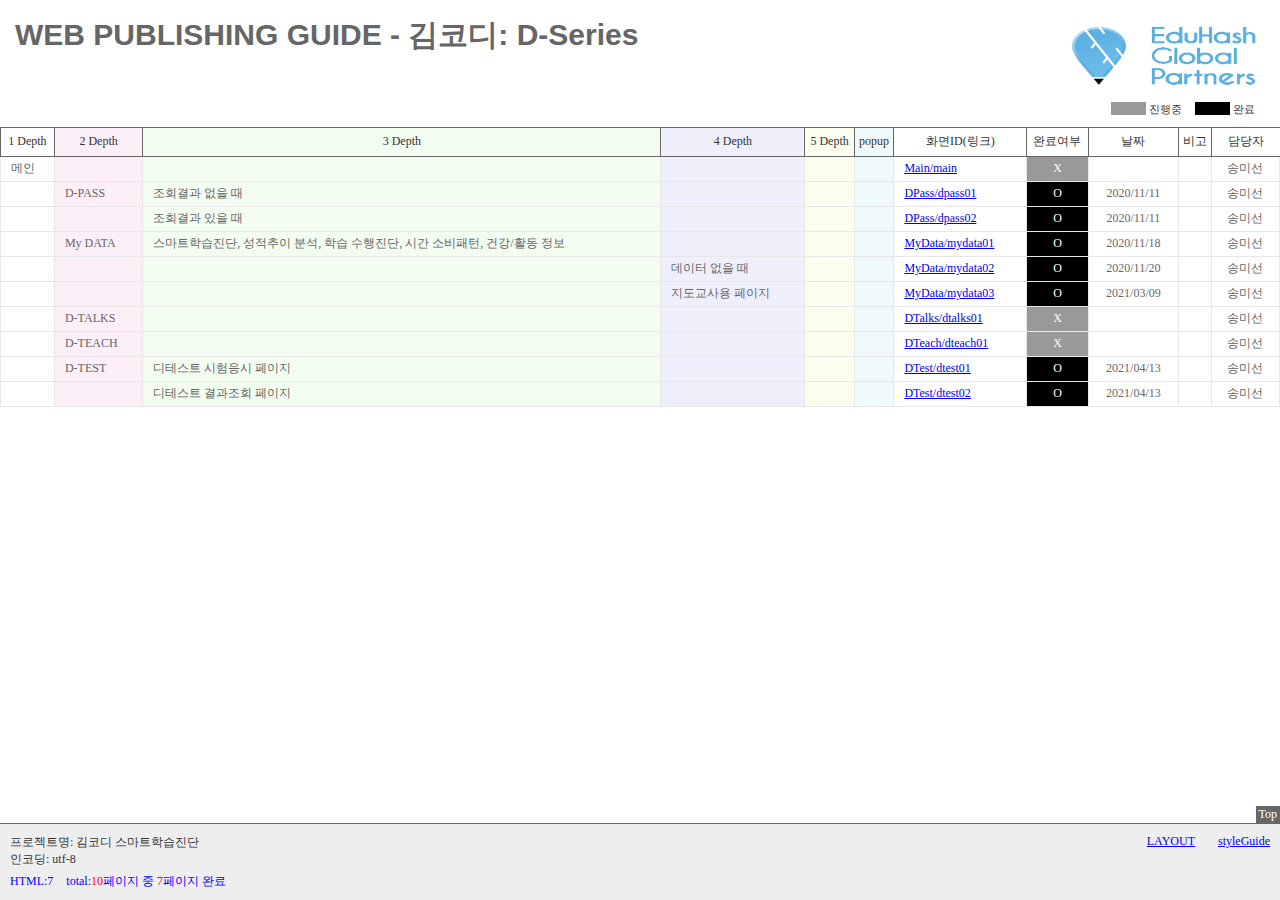
<file: fileList/index.html>
<!DOCTYPE html>
<!-- saved from url=(0013)about:internet -->
<html lang="ko">
<head>
<!--[if lt IE 9]>
  <script src="../assets/js/respond.js"></script>
  <script src="../assets/js/html5shiv.min.js"></script>
<![endif]-->
<meta charset="utf-8">
<meta http-equiv="X-UA-Compatible" content="IE=edge">
<meta name="viewport" content="width=device-width, initial-scale=1.0, minimum-scale=1.0, maximum-scale=1.0, user-scalable=no">
<title>fileList</title>
<link rel="stylesheet" type="text/css" href="../assets/css/common.css"/>
<script src="../assets/js/jquery-1.11.2.min.js"></script>

<style type="text/css">
    body {padding:0; margin:0; font-size:0.75em; font-family:dotum, "돋움"; color:#333333;}
    #header {overflow:hidden; padding:15px 15px 5px;}
    #header h1 {float:left; padding:0; margin:0; font-size:2.5em; color:#666666; font-family:Arial;}
    #header .logo {float:right; padding:0; margin:0; width:200px;}
    #header .logo img {width:100%;}
    #depth1 ul {display:inline-block; white-space:nowrap; padding:5px 10px; margin:0; list-style:none; background:#eeeeee;}
    #depth1 ul li {display:inline; padding:0; margin:0 10px;}
    .stepInfo {clear:both; padding:0; margin:15px 0 5px; text-align:right;}
    .stepInfo li {display:inline; margin-right:10px; font-size:0.9em;}
    .stepInfo li span {display:inline-block; width:35px; height:13px; margin-right:3px; vertical-align:top;}
    .listTbl {width:100%; padding:0; margin:0; border:0; border-bottom:1px solid #e7e7e7; border-collapse:collapse;}
    .listTbl thead th {height:26px; font-weight:normal; border:1px solid #666666; white-space:nowrap;}
    .listTbl tbody th {height:24px; padding:0 10px; text-align:left; border:1px solid #e7e7e7; background:#eeeeee;}
    .listTbl tbody td {height:24px; padding:0 10px; border:1px solid #e7e7e7; border-bottom:0; color:#666666}
    .listTbl th.depth2 {background:#fceff7; border-left:0;}
    .listTbl td.depth2 {white-space:nowrap; text-align:left; background:#fceff7; border-top-color:#e7e7e7;}
    .listTbl th.depth3 {background:#f2fcef;}
    .listTbl td.depth3 {white-space:nowrap; text-align:left; background:#f2fcef; border-top-color:#e7e7e7;}
    .listTbl th.depth4 {background:#efeffc;}
    .listTbl td.depth4 {white-space:nowrap; text-align:left; background:#efeffc; border-top-color:#e7e7e7;}
    .listTbl th.depth5 {background:#fcfcef;}
    .listTbl td.depth5 {white-space:nowrap; text-align:left; background:#fcfcef; border-top-color:#e7e7e7;}
    .listTbl th.depth6 {background:#fff6ec;}
    .listTbl td.depth6 {white-space:nowrap; text-align:left; background:#fff6ec; border-top-color:#e7e7e7;}
    .listTbl th.popup {background:#effafc;}
    .listTbl td.popup {white-space:nowrap; text-align:center; background:#effafc; border-top-color:#e7e7e7;}
    .listTbl td.link {text-align:center;}
    .listTbl td.link a {white-space:nowrap;}
    .listTbl td.psd,
    .listTbl td.endHtml,
    .listTbl td.check1,
    .listTbl td.check2,
    .listTbl td.end,
    .listTbl td.name {text-align:center; white-space:nowrap;}
    .listTbl th.name,
    .listTbl th.last,
    .listTbl td.name {border-right:0 !important;}
    .listTbl tr:hover td {background:#548bcc !important; color:#ffffff;}
		.step.X,
		.listTbl tr td.step.X {background:#999999 !important; color:#ffffff !important;}
		.step.O,
		.listTbl tr td.step.O {background:#000000 !important; color:#ffffff !important;}
		.txtC {text-align:center;}
    #footer {position:fixed; left:0; bottom:0; width:100%;}
    #footer .goTop {text-align:right;}
    #footer .goTop a {display:inline-block; padding:1px 3px; text-decoration:none; background:#666666; color:#fff;}
    #footer .footBg {overflow:hidden; padding:10px 0 10px 10px; background:#eeeeee; border-top:1px solid #666666;}
    #footer .progress,
    #footer .nameList {padding:5px 0 0; margin:0;}
    #footer .progress li,
    #footer .nameList li {display:inline; padding:0; margin:0 10px 0 0; color:blue;}
    #footer .nameList {display:block;}
    #footer .tempMenu {float:right; white-space:nowrap; padding:0; margin:0; list-style:none;}
    #footer .tempMenu li {display:inline; padding:0; margin:0 10px;}
    #footer .info {padding:0; margin:0; list-style:none;}
    #container {padding-bottom:150px;}
    .ajax,
    .listTbl tr.ajax td {background:yellow;}
    ol {padding:0 0 0 20px; margin:10px 0;}
  </style>
  <script>
    $(function(){
      /*grid: 1Dth, 2Dth, 3Dth, 4Dth, 5Dth, Popup, 화면ID(링크), 완료여부, 날짜, 비고, 담당자  */
      grid('메인','','','','','','Main/main','X','','','송미선');
    	grid('','D-PASS','조회결과 없을 때','','','','DPass/dpass01','O','2020/11/11','','송미선');
      grid('','','조회결과 있을 때','','','','DPass/dpass02','O','2020/11/11','','송미선');
      grid('','My DATA','스마트학습진단, 성적추이 분석, 학습 수행진단, 시간 소비패턴, 건강/활동 정보','','','','MyData/mydata01','O','2020/11/18','','송미선');
      grid('','','','데이터 없을 때','','','MyData/mydata02','O','2020/11/20','','송미선');
      grid('','','','지도교사용 페이지','','','MyData/mydata03','O','2021/03/09','','송미선');
      grid('','D-TALKS','','','','','DTalks/dtalks01','X','','','송미선');
      grid('','D-TEACH','','','','','DTeach/dteach01','X','','','송미선');
      grid('','D-TEST','디테스트 시험응시 페이지','','','','DTest/dtest01','O','2021/04/13','','송미선');
      grid('','','디테스트 결과조회 페이지','','','','DTest/dtest02','O','2021/04/13','','송미선');

    	var html;
    	function grid(str1,str2,str3,str4,str5,str6,str7,str8,str9,str10,str11){
  			html += '<tr>'+
  					'<td class="depth1"><span>'+str1+'</span></td>'+
  					'<td class="depth2"><span>'+str2+'</span></td>'+
  					'<td class="depth3"><span>'+str3+'</span></td>'+
  					'<td class="depth4"><span>'+str4+'</span></td>'+
  					'<td class="depth5"><span>'+str5+'</span></td>'+
  					'<td class="popup txtC"><span>'+str6+'</span></td>'+
  					'<td><span><a href="../html/'+str7+'.html" target="_blank">'+str7+'</a></span></td>'+
  					'<td class="endHtml step '+ str8 + ' txtC"><span>'+str8+'</span></td>'+
  					'<td class="txtC"><span>'+str9+'</span></td>'+
  					'<td class="txtC"><span>'+str10+'</span></td>'+
  					'<td class="txtC"><span>'+str11+'</span></td>'+
  					'</tr>';

  			$('#gridCell').html(html);
    	}

    });
  </script>
</head>

<body>
	<!-- header -->
	<div id="header">
		<h1>WEB PUBLISHING GUIDE - 김코디: D-Series</h1>
		<p class="logo"><img src="logo.png" alt="" /></p>
		<ul class="stepInfo">
			<li><span class="step X"></span>진행중</li>
			<li><span class="step O"></span>완료</li>
		</ul>
	</div>
	<!-- //header -->
	<div id="list">
		<table class="page-list listTbl">
			<thead>
				<tr>
					<th scope="col" class="depth1">1 Depth</th>
					<th scope="col" class="depth2">2 Depth</th>
					<th scope="col" class="depth3">3 Depth</th>
					<th scope="col" class="depth4">4 Depth</th>
					<th scope="col" class="depth5">5 Depth</th>
					<th scope="col" class="popup txtC">popup</th>
					<th scope="col">화면ID(링크)</th>
					<th scope="col">완료여부</th>
					<th scope="col">날짜</th>
					<th scope="col">비고</th>
					<th scope="col" class="name">담당자</th>
				</tr>
			</thead>
			<tbody id="gridCell">
			</tbody>
		</table>
	</div>
	<!-- footer -->
	<div id="footer">
		<div class="goTop"><a href="#header">Top</a></div>
		<div class="footBg">
			<ul class="tempMenu">
				<li><a href="../html/temp/layout.html" target="_blank">LAYOUT</a></li>
				<li><a href="../html/temp/styleGuide.html" target="_blank">styleGuide</a></li>
			</ul>
			<ul class="info">
				<li>프로젝트명: 김코디 스마트학습진단</li>
				<li>인코딩: utf-8</li>
			</ul>
			<ul class="progress">
				<li class="numHtml">HTML:<span></span></li>
				<li class="numTotal">total:<span class="tat" style="color:red;"></span>페이지 중 <span class="end" style="color:red;"></span>페이지 완료</li>
			</ul>
		</div>
	</div>
	<!-- //footer -->

	<script type="text/javascript">
    $(function() {
      var total = $($('.depth2')).length - 1; /* 총 갯수 */
      $('.numTotal .tat').append(total);

      var endHtml = $($('.endHtml.step.O')).length; /* html 완료 */
      $('.numHtml span').append(endHtml);

      var aa = endHtml
      $('.numTotal .end').append(aa);

      var end = $($('.end.step2')).length; /* 완료 */
      $('.numEnd span').append(end);

    });
  </script>

</body>
</html>
</file>
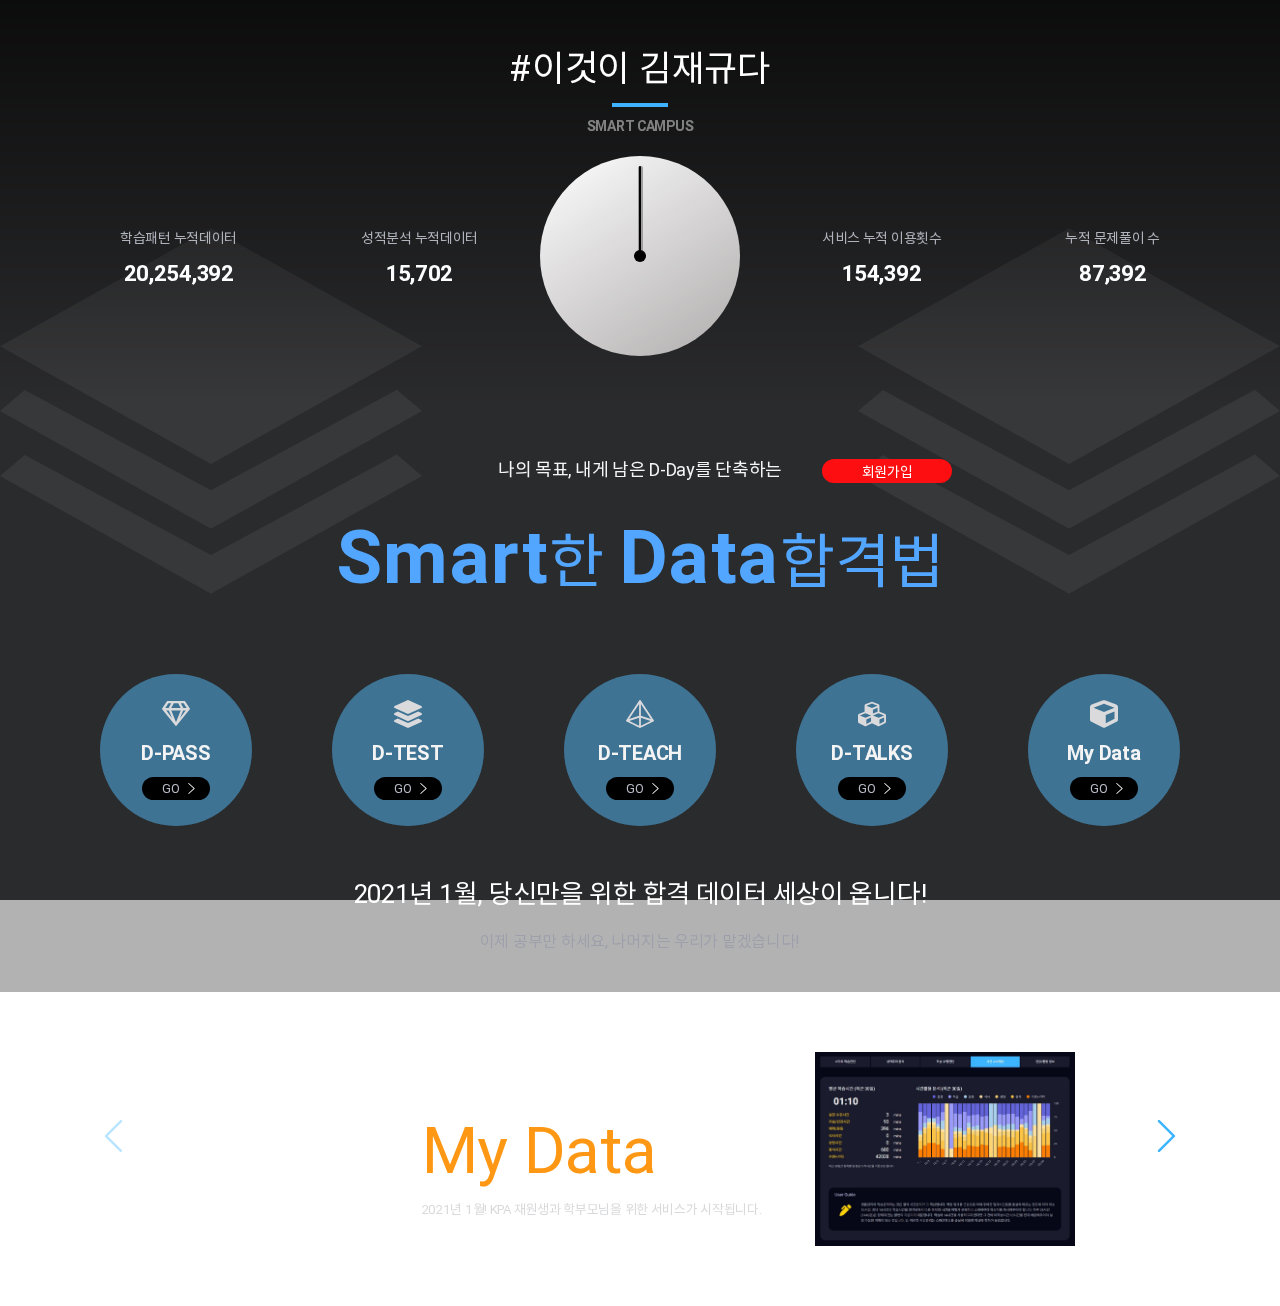
<file: html/Main/main.html>
<!DOCTYPE html>
<!-- saved from url=(0013)about:internet -->
  <html lang="ko">
  <head>
    <meta charset="utf-8">
  	<title>Main</title>
    <meta http-equiv="X-UA-Compatible" content="IE=edge">
    <meta name="viewport" content="width=device-width, initial-scale=1.0, minimum-scale=1.0, maximum-scale=1.0, user-scalable=no">
    <link rel="stylesheet" href="../../assets/css/swiper.min.css">
    <link rel="stylesheet" href="../../assets/css/base.css">
    <link rel="stylesheet" href="../../assets/css/common.css">
    <link rel="stylesheet" href="../../assets/css/contents.css">
    <script src="../../assets/js/jquery-1.11.2.min.js"></script>
    <script src="../../assets/js/jquery.waypoints.min.js"></script>
    <script src="../../assets/js/jquery.counterup.js"></script>
    <script src="../../assets/js/swiper.min.js"></script>
    <script src="../../assets/js/highcharts.js"></script>
    <script src="../../assets/js/highcharts-more.js"></script>
    <script src="../../assets/js/style.js"></script>
  	<!--[if lt IE 9]>
  		<script src="../../assets/js/respond.js"></script>
  		<script src="../../assets/js/html5shiv.min.js"></script>
  	<![endif]-->
</head>

<body>

  <div class="dp-wrap">
    <div class="dp-bg-fixed-stack"></div>
    <main class="dp-intro-main dp-col-flex">
      <section class="dp-main-stats-wrap">
        <div class="dp-main-container">
          <h3 class="dp-main-stats-tit">#이것이 김재규다</h3>
          <p class="dp-main-stats-txt">SMART CAMPUS</p>
          <div class="dp-stats-total-wrap">
            <div class="dp-clock-wrap">
              <div class="middle">
                <div class="clock">
              		<div class="cadran">
              			<div class="ai h-aiguille"></div>
              			<div class="ai m-aiguille"></div>
              			<div class="ai s-aiguille"></div>
              		</div>
                  <span class="hour"></span>
              	</div>
              </div>
            </div>
            <ul class="dp-stats-count-wrap">
              <li>
                <p class="dp-stats-count-tit">학습패턴 누적데이터</p>
                <strong class="dp-stats-count-num dp-counterup" data-counterup-time="1000" data-counterup-delay="30" data-counterup-beginat="0">30,230,436</strong>
              </li>
              <li class="second-child">
                <p class="dp-stats-count-tit">성적분석 누적데이터</p>
                <strong class="dp-stats-count-num dp-counterup" data-counterup-time="1000" data-counterup-delay="30" data-counterup-beginat="0">23,436</strong>
              </li>
              <li class="third-child">
                <p class="dp-stats-count-tit">서비스 누적 이용횟수</p>
                <strong class="dp-stats-count-num dp-counterup" data-counterup-time="1000" data-counterup-delay="30" data-counterup-beginat="0">230,436</strong>
              </li>
              <li>
                <p class="dp-stats-count-tit">누적 문제풀이 수</p>
                <strong class="dp-stats-count-num dp-counterup" data-counterup-time="1000" data-counterup-delay="30" data-counterup-beginat="0">130,436</strong>
              </li>
            </ul>
          </div>
        </div>
      </section>
      <section class="dp-main-link-wrap">
        <div class="dp-main-container">
          <div class="dp-main-link-top-txt-wrap">
            <p class="dp-main-link-top-txt">나의 목표, 내게 남은 D-Day를 단축하는 <a href="javascript:void(0);" class="dp-join-btn">회원가입</a></p>
          </div>
          <h3 class="dp-main-link-tit"><strong>Smart</strong>한 <strong>Data</strong>합격법</h3>
          <nav class="dp-main-nav-wrap">
            <ul class="dp-main-nav-list">
              <li>
                <div class="dp-main-nav-hover-wrap">
                  <i class="dp-menu-icon dp-dpass-icon"></i>
                  <p class="dp-main-nav-txt">D-PASS</p>
                  <a href="javascript:void(0);" class="dp-main-nav-link">GO</a>
                </div>
              </li>
              <li>
                <div class="dp-main-nav-hover-wrap">
                  <i class="dp-menu-icon dp-dtest-icon"></i>
                  <p class="dp-main-nav-txt">D-TEST</p>
                  <a href="javascript:void(0);" class="dp-main-nav-link">GO</a>
                </div>
              </li>
              <li>
                <div class="dp-main-nav-hover-wrap">
                  <i class="dp-menu-icon dp-dteach-icon"></i>
                  <p class="dp-main-nav-txt">D-TEACH</p>
                  <a href="javascript:void(0);" class="dp-main-nav-link">GO</a>
                </div>
              </li>
              <li>
                <div class="dp-main-nav-hover-wrap">
                  <i class="dp-menu-icon dp-dtalks-icon"></i>
                  <p class="dp-main-nav-txt">D-TALKS</p>
                  <a href="javascript:void(0);" class="dp-main-nav-link">GO</a>
                </div>
              </li>
              <li>
                <div class="dp-main-nav-hover-wrap">
                  <i class="dp-menu-icon dp-mydata-icon"></i>
                  <p class="dp-main-nav-txt">My Data</p>
                  <a href="javascript:void(0);" class="dp-main-nav-link">GO</a>
                </div>
              </li>
            </ul>
          </nav>
          <strong class="dp-main-link-bttm-txt01">2021년 1월, 당신만을 위한 합격 데이터 세상이 옵니다!</strong>
          <p class="dp-main-link-bttm-txt02">이제 공부만 하세요, 나머지는 우리가 맡겠습니다!</p>
        </div>
      </section>
      <section class="dp-main-banner-wrap">
        <div class="dp-main-container">
          <div>
            <div class="dp-main-banner-swiper swiper-container">
              <ul class="swiper-wrapper">
                <li class="swiper-slide">
                  <div class="dp-main-banner dp-row-flex">
                    <strong class="dp-main-banner-txt01">딱!</strong>
                    <div class="dp-main-banner-txt-wrap">
                      <p class="dp-main-banner-txt02">합격만을 위한 나만의 룸</p>
                      <strong class="dp-main-banner-txt03">My Data</strong>
                      <p class="dp-main-banner-txt04">2021년 1월! KPA 재원생과 학부모님을 위한 서비스가 시작됩니다.</p>
                    </div>
                    <div class="dp-main-banner-img-wrap">
                      <img src="../../assets/img/mydata_sample.jpg" alt="">
                    </div>
                  </div>
                </li>
                <li class="swiper-slide">
                  <div class="dp-main-banner">
                    swiper02
                  </div>
                </li>
                <li class="swiper-slide">
                  <div class="dp-main-banner">
                    swiper03
                  </div>
                </li>
              </ul>
            </div>
            <div class="swiper-button-next"></div>
            <div class="swiper-button-prev"></div>
          </div>
        </div>
      </section>
    </main>

    <!-- pop01 -->
    <div class="dp-popFixedWrap pop01">
      <section class="dp-popWrap">
        <div class="dp-popContainer">
            <button class="dp-popBtnClose" onclick="popClose($(this));">닫기</button>
          <header class="dp-popHeader">

          </header>
          <div class="dp-popBody">

          </div>
        </div>
      </section>
      <div class="dp-dim"></div>
    </div>
    <!-- //pop01 -->


  </div>

</body>

</html>
</file>
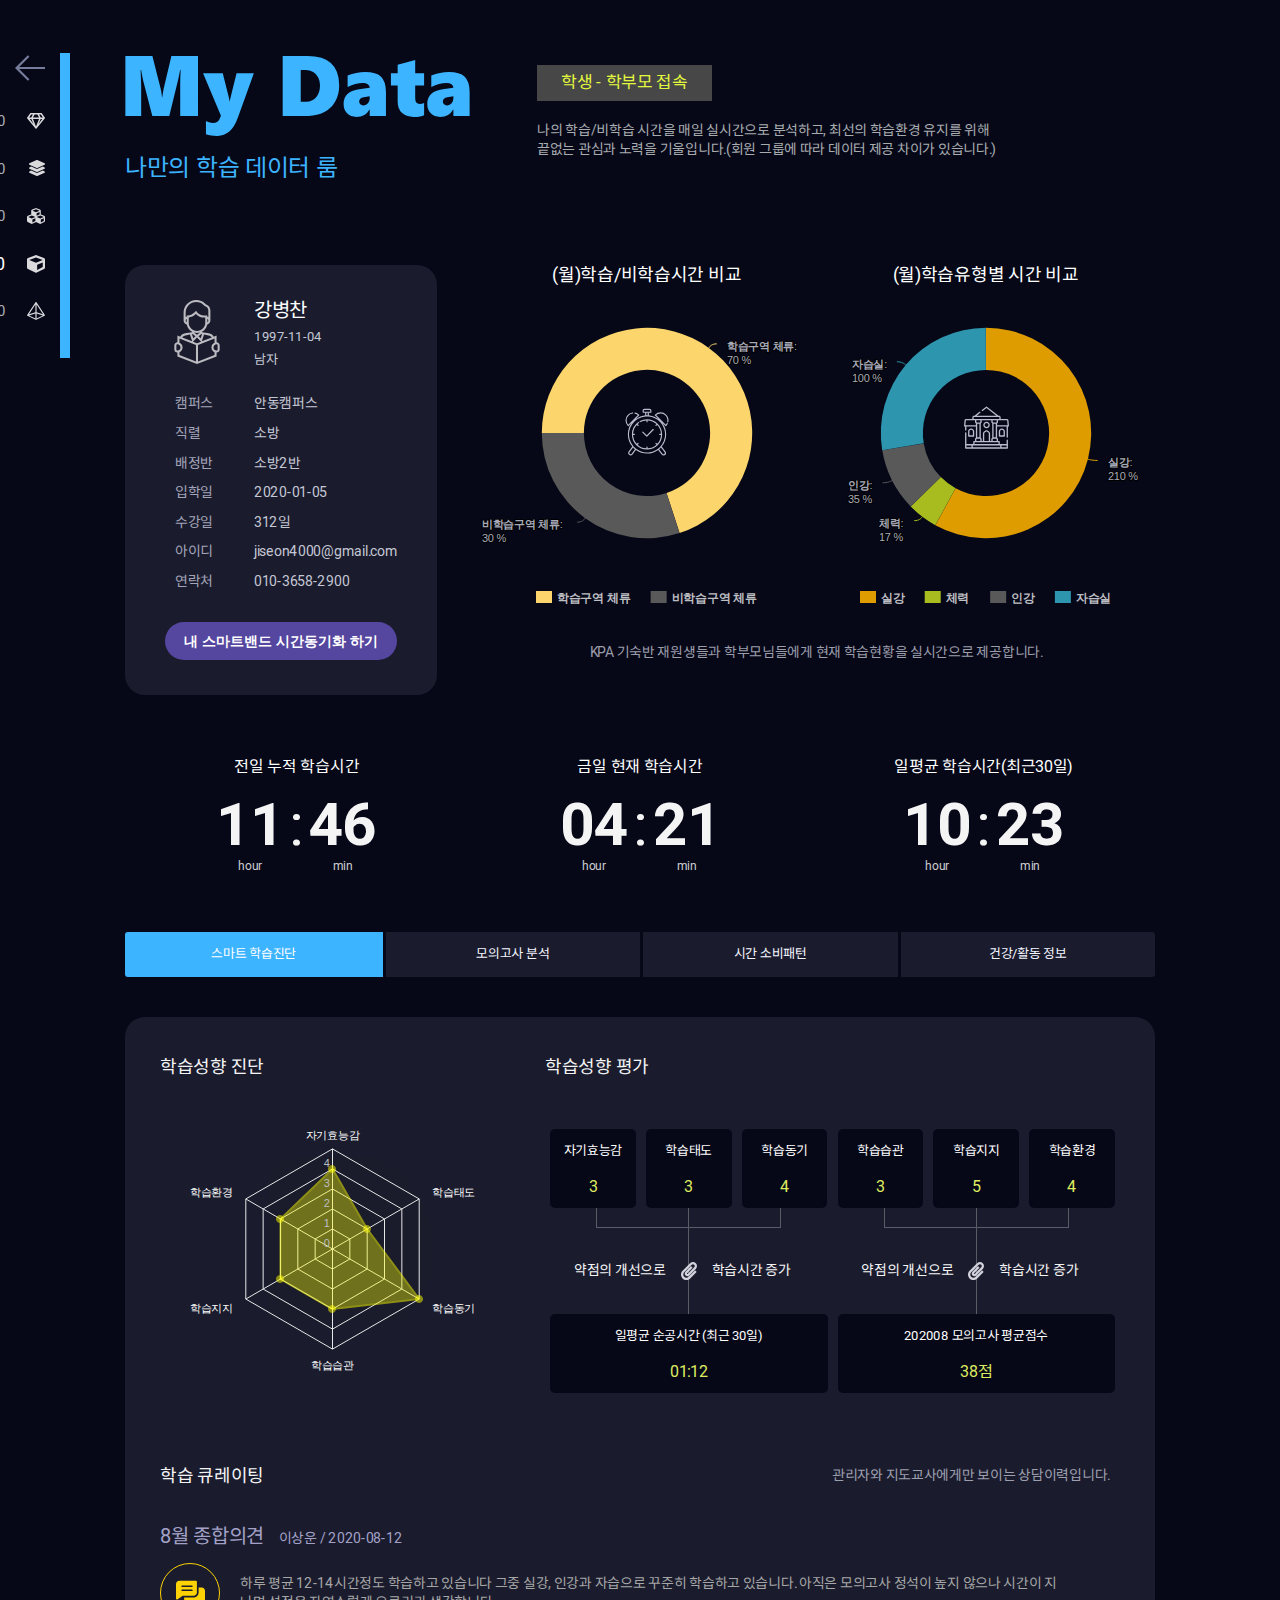
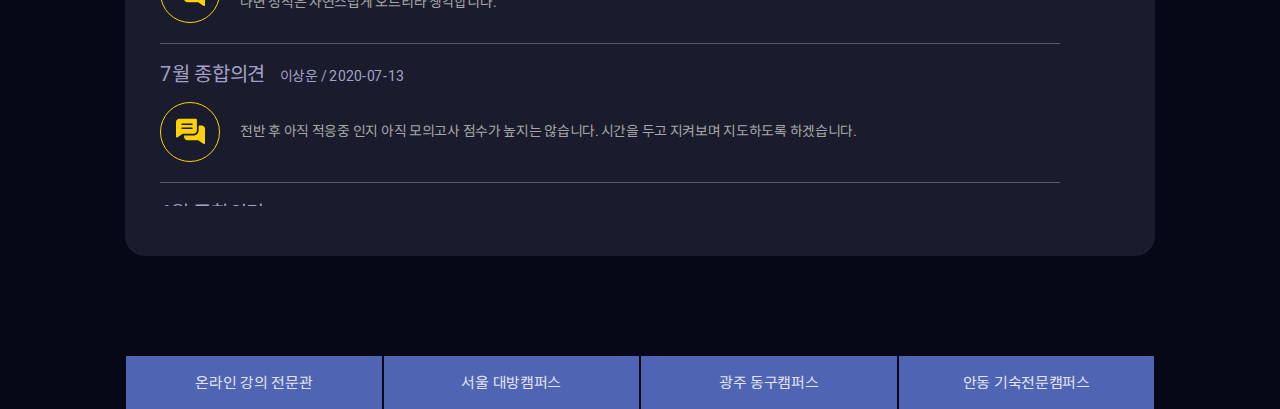
<file: html/MyData/mydata01.html>
<!DOCTYPE html>
<!-- saved from url=(0013)about:internet -->
<html lang="ko">

<head>
  <meta charset="utf-8">
  <title>My Data</title>
  <meta http-equiv="X-UA-Compatible" content="IE=edge">
  <meta name="viewport" content="width=device-width, initial-scale=1.0, minimum-scale=1.0, maximum-scale=1.0, user-scalable=no">
  <link rel="stylesheet" href="../../assets/css/swiper.min.css">
  <link rel="stylesheet" href="../../assets/css/base.css">
  <link rel="stylesheet" href="../../assets/css/common.css">
  <link rel="stylesheet" href="../../assets/css/contents.css">
  <script src="../../assets/js/jquery-1.11.2.min.js"></script>
  <script src="../../assets/js/swiper.min.js"></script>
  <script src="../../assets/js/highcharts.js"></script>
  <script src="../../assets/js/highcharts-more.js"></script>
  <script src="../../assets/js/style.js"></script>
  <!--[if lt IE 9]>
  		<script src="../../assets/js/respond.js"></script>
  		<script src="../../assets/js/html5shiv.min.js"></script>
  	<![endif]-->
</head>

<body>

  <div class="dp-wrap dp-bg-dark">
    <div class="dp-container">
      <nav class="dp-left-nav">
        <button class="dp-mobile-menu-btn">
          <i class="bar1"></i><i class="bar2"></i><i class="bar3"></i>
        </button>
        <ul class="dp-left-nav-list">
          <li class="dp-row-flex jc-flex-end">
            <a href="javascript:void(0);" class="dp-left-nav-main">Main</a>
          </li>
          <li class="dp-row-flex jc-flex-end">
            <a href="javascript:void(0);" class="dp-left-nav-dpass">D-PASS 1.0</a>
          </li>
          <li class="dp-row-flex jc-flex-end">
            <a href="javascript:void(0);" class="dp-left-nav-dtest">D-TEST 1.0</a>
          </li>
          <li class="dp-row-flex jc-flex-end">
            <a href="javascript:void(0);" class="dp-left-nav-dtalks">D-TALKS 1.0</a>
          </li>
          <li class="dp-row-flex jc-flex-end active">
            <a href="javascript:void(0);" class="dp-left-nav-mydata">My Data 1.0</a>
          </li>
          <li class="dp-row-flex jc-flex-end">
            <a href="javascript:void(0);" class="dp-left-nav-dteach">D-TEACH 1.0</a>
          </li>
        </ul>
      </nav>

      <main class="dp-main">
        <section class="dp-tit-wrap">
          <div class="dp-tit-left">
            <h2 class="dp-tit dp-color-blue">
              <p class="dp-tit-svg dp-tit-mydata">My Data</p>
            </h2>
            <p class="dp-tit-description dp-color-blue">나만의 학습 데이터 룸</p>
          </div>
          <div class="dp-tit-right dp-col-flex">
            <div class="dp-row-flex">
              <div class="dp-parents-login-status">학생 - 학부모 접속</div>
            </div>
            <p class="dp-views-txt03">나의 학습/비학습 시간을 매일 실시간으로 분석하고, 최선의 학습환경 유지를 위해<br>끝없는 관심과 노력을 기울입니다.(회원 그룹에 따라 데이터 제공 차이가 있습니다.)</p>
          </div>
        </section>
        <section class="dp-basic-info-wrap">
          <div class="dp-user-info-wrap dp-bg-dark-blue dp-borRadius20">
            <table class="dp-user-info-table">
              <caption>사용자 정보</caption>
              <colgroup>
                <col width="25%">
                <col>
              </colgroup>
              <tbody>
                <tr>
                  <th scope="row">
                    <i class="dp-user-icon"></i>
                  </th>
                  <td>
                    <strong class="dp-user-name">강병찬</strong>
                    <p class="dp-user-birth-date">1997-11-04</p>
                    <p class="dp-user-gender">남자</p>
                  </td>
                </tr>
                <tr>
                  <th scope="row">캠퍼스</th>
                  <td>안동캠퍼스</td>
                </tr>
                <tr>
                  <th scope="row">직렬</th>
                  <td>소방</td>
                </tr>
                <tr>
                  <th scope="row">배정반</th>
                  <td>소방2반</td>
                </tr>
                <tr>
                  <th scope="row">입학일</th>
                  <td>2020-01-05</td>
                </tr>
                <tr>
                  <th scope="row">수강일</th>
                  <td>312일</td>
                </tr>
                <tr>
                  <th scope="row">아이디</th>
                  <td>jiseon4000@gmail.com</td>
                </tr>
                <tr>
                  <th scope="row">연락처</th>
                  <td>010-3658-2900</td>
                </tr>
              </tbody>
            </table>
            <button class="dp-btn-sband-time-sync">내 스마트밴드 시간동기화 하기</button>
          </div>
          <div class="dp-learning-time-wrap">
            <div class="dp-learning-time-chart-wrap">
              <div class="dp-learning-time-by-place-wrap">
                <h3 class="dp-learning-time-tit">(월)학습/비학습시간 비교</h3>
                <div class="dp-chart-area">
                  <div class="dp-chart-parent">
                    <div class="dp-chart-container">
                      <div id="dp-learning-time-by-place-chart"></div>
                    </div>
                  </div>
                </div>
              </div>
              <div class="dp-learning-time-by-type-wrap">
                <h3 class="dp-learning-time-tit">(월)학습유형별 시간 비교</h3>
                <div class="dp-chart-area">
                  <div class="dp-chart-parent">
                    <div class="dp-chart-container">
                      <div id="dp-learning-time-by-type-chart"></div>
                    </div>
                  </div>
                </div>
              </div>
            </div>
            <p class="dp-learning-time-guide-txt">KPA 기숙반 재원생들과 학부모님들에게 현재 학습현황을 실시간으로 제공합니다.</p>
          </div>
        </section>
        <section class="dp-my-learning-time-wrap">
          <ul class="dp-my-learning-time-list">
            <li>
              <p class="dp-my-learning-time-label">전일 누적 학습시간</p>
              <div class="dp-my-learning-time-value-wrap">
                <div class="dp-my-learning-time-value-txt">
                  <strong class="dp-my-learning-time-value">11</strong>
                  <small class="dp-my-learning-time-unit">hour</small>
                </div>
                <div class="dp-my-learning-time-value-txt">:</div>
                <div class="dp-my-learning-time-value-txt">
                  <strong class="dp-my-learning-time-value">46</strong>
                  <small class="dp-my-learning-time-unit">min</small>
                </div>
              </div>
            </li>
            <li>
              <p class="dp-my-learning-time-label">금일 현재 학습시간</p>
              <div class="dp-my-learning-time-value-wrap">
                <div class="dp-my-learning-time-value-txt">
                  <strong class="dp-my-learning-time-value">04</strong>
                  <small class="dp-my-learning-time-unit">hour</small>
                </div>
                <div class="dp-my-learning-time-value-txt">:</div>
                <div class="dp-my-learning-time-value-txt">
                  <strong class="dp-my-learning-time-value">21</strong>
                  <small class="dp-my-learning-time-unit">min</small>
                </div>
              </div>
            </li>
            <li>
              <p class="dp-my-learning-time-label">일평균 학습시간(최근30일)</p>
              <div class="dp-my-learning-time-value-wrap">
                <div class="dp-my-learning-time-value-txt">
                  <strong class="dp-my-learning-time-value">10</strong>
                  <small class="dp-my-learning-time-unit">hour</small>
                </div>
                <div class="dp-my-learning-time-value-txt">:</div>
                <div class="dp-my-learning-time-value-txt">
                  <strong class="dp-my-learning-time-value">23</strong>
                  <small class="dp-my-learning-time-unit">min</small>
                </div>
              </div>
            </li>
          </ul>
        </section>
        <section class="dp-mydata-tab-wrap">
          <div class="tabWrap">
            <div class="tab">
              <ul>
                <li class="on"><a href="javascript:void(0);">스마트 학습진단</a></li>
                <li><a href="javascript:void(0);">모의고사 분석</a></li>
                <!-- <li><a href="javascript:void(0);">학습 수행진단</a></li> -->
                <li><a href="javascript:void(0);">시간 소비패턴</a></li>
                <li><a href="javascript:void(0);">건강/활동 정보</a></li>
              </ul>
            </div>
            <div class="tabCon first">
              <div class="dp-tab-inside-wrap dp-smart-learning-wrap dp-bg-dark-blue dp-borRadius20">
                <div class="dp-tab-inside-upper-section">
                  <div class="dp-learning-propensity-chart-wrap">
                    <h3 class="dp-mydata-tab-section-tit">학습성향 진단</h3>
                    <div class="dp-chart-area">
                      <div class="dp-chart-parent">
                        <div class="dp-chart-container">
                          <div id="dp-learning-propensity-chart"></div>
                        </div>
                      </div>
                    </div>
                  </div>
                  <div class="dp-learning-propensity-diagram-wrap">
                    <h3 class="dp-mydata-tab-section-tit">학습성향 평가</h3>
                    <div class="dp-inner-diagram-wrap">
                      <div class="dp-diagram-wrap">
                        <ul class="dp-assessmentList">
                          <li>
                            <p class="dp-assessment-txt01">자기효능감</p>
                            <p class="dp-assessment-txt02">3</p>
                          </li>
                          <li>
                            <p class="dp-assessment-txt01">학습태도</p>
                            <p class="dp-assessment-txt02">3</p>
                          </li>
                          <li>
                            <p class="dp-assessment-txt01">학습동기</p>
                            <p class="dp-assessment-txt02">4</p>
                          </li>
                        </ul>
                        <div class="dp-diagram-line">
                          <div class="diagramLine"></div>
                          <div class="diagram-help-txt-wrap">
                            <span class="diagram-help-txt dp-txtR">약점의 개선으로</span>
                            <i class="dp-paper-clip-icon"></i>
                            <span class="diagram-help-txt">학습시간 증가</span>
                          </div>
                        </div>
                        <div class="dp-assessment-total dp-txtC">
                          <p class="dp-assessment-txt01">일평균 순공시간 (최근 30일)</p>
                          <p class="dp-assessment-txt02">01:12</p>
                        </div>
                      </div>
                      <div class="dp-diagram-wrap">
                        <ul class="dp-assessmentList">
                          <li>
                            <p class="dp-assessment-txt01">학습습관</p>
                            <p class="dp-assessment-txt02">3</p>
                          </li>
                          <li>
                            <p class="dp-assessment-txt01">학습지지</p>
                            <p class="dp-assessment-txt02">5</p>
                          </li>
                          <li>
                            <p class="dp-assessment-txt01">학습환경</p>
                            <p class="dp-assessment-txt02">4</p>
                          </li>
                        </ul>
                        <div class="dp-diagram-line">
                          <div class="diagramLine"></div>
                          <div class="diagram-help-txt-wrap">
                            <span class="diagram-help-txt dp-txtR">약점의 개선으로</span>
                            <i class="dp-paper-clip-icon"></i>
                            <span class="diagram-help-txt">학습시간 증가</span>
                          </div>
                        </div>
                        <div class="dp-assessment-total dp-txtC">
                          <p class="dp-assessment-txt01">202008 모의고사 평균점수</p>
                          <p class="dp-assessment-txt02">38점</p>
                        </div>
                      </div>
                    </div>
                  </div>
                </div>
                <div class="dp-learning-propensity-curating-wrap">
                  <div class="dp-curating-tit-wrap">
                    <h3 class="dp-mydata-tab-section-tit">학습 큐레이팅</h3>
                    <p class="dp-curating-guide-txt">관리자와 지도교사에게만 보이는 상담이력입니다.</p>
                  </div>
                  <div class="dp-comments-wrap scrollWrapper">
                    <ul class="dp-comments-list scrollContainer">
                      <li>
                        <p class="dp-comments-tit">8월 종합의견 <span class="dp-comments-writer">이상운 / 2020-08-12</span></p>
                        <div class="dp-row-flex dp-flex-center">
                          <i class="dp-comments-icon"></i>
                          <p class="dp-comments-txt">하루 평균 12-14시간정도 학습하고 있습니다
                            그중 실강, 인강과 자습으로 꾸준히 학습하고 있습니다.
                            아직은 모의고사 정석이 높지 않으나 시간이 지나면 성적은 자연스럽게 오르리라 생각합니다.</p>
                        </div>
                      </li>
                      <li>
                        <p class="dp-comments-tit">7월 종합의견 <span class="dp-comments-writer">이상운 / 2020-07-13</span></p>
                        <div class="dp-row-flex dp-flex-center">
                          <i class="dp-comments-icon"></i>
                          <p class="dp-comments-txt">전반 후 아직 적응중 인지 아직 모의고사 점수가 높지는 않습니다.
                            시간을 두고 지켜보며 지도하도록 하겠습니다.</p>
                        </div>
                      </li>
                      <li>
                        <p class="dp-comments-tit">6월 종합의견 <span class="dp-comments-writer">이상운 / 2020-06-13</span></p>
                        <div class="dp-row-flex dp-flex-center">
                          <i class="dp-comments-icon"></i>
                          <p class="dp-comments-txt">경찰직에서 소방직으로 전환한 학생입니다.
                            추후 집중 상담 실시 할예정입니다</p>
                        </div>
                      </li>
                      <li>
                        <p class="dp-comments-tit">5월 종합의견 <span class="dp-comments-writer">김강언 / 2020-05-11</span></p>
                        <div class="dp-row-flex dp-flex-center">
                          <i class="dp-comments-icon"></i>
                          <p class="dp-comments-txt">학원규정 잘 준수하는하는 모범적인 학생으로 기본이론 수업에 매진중 입니다. 기초영어반이후 기본이론수업에 매진중이며 수업듣고 복습하면서 매시간관리 철저히 하고 있으며 약간의 긴장감을 갖고 단어장,암기장소지하여 짬시간활용하고 있습니다.</p>
                        </div>
                      </li>
                    </ul>
                  </div>

                </div>
              </div>
            </div>
            <div class="tabCon">
              <div class="dp-tab-inside-wrap dp-score-track-wrap dp-bg-dark-blue dp-borRadius20">
                <div class="dp-tab-inside-upper-section">
                  <div class="dp-perform-by-subj-wrap">
                    <h3 class="dp-mydata-tab-section-tit">과목별 균형분석</h3>
                    <div class="dp-chart-area">
                      <div class="dp-chart-parent">
                        <div class="dp-chart-container">
                          <div id="dp-perform-by-subj-chart"></div>
                        </div>
                      </div>
                    </div>
                  </div>
                  <div class="dp-case-study-wrap">
                    <h3 class="dp-mydata-tab-section-tit">CASE STUDY</h3>
                    <ul class="dp-case-study-guide-wrap">
                      <li class="dp-row-flex dp-flex-center">
                        <i class="dp-case-study-good-icon"></i>
                        <p class="dp-case-study-guide-txt"><strong>BEST!</strong>전 과목 높은 점수로 균형이 좋아서 가장 이상적인 학습성과 형태입니다. 슬럼프 없이 이대로 유지하는데 촛점을 맞추세요.</p>
                      </li>
                      <li class="dp-row-flex dp-flex-center">
                        <i class="dp-case-study-bad-icon"></i>
                        <p class="dp-case-study-guide-txt"><strong>WORST!</strong>과목별 편중이 심해서 균형이 깨져있는 상태입니다. 가장 피해야할 상황으로 포기과목이 생기기 쉬운 상황입니다.</p>
                      </li>
                      <li class="dp-row-flex dp-flex-center">
                        <i class="dp-case-study-soso-icon"></i>
                        <p class="dp-case-study-guide-txt"><strong>So..So!</strong>초시생이나 공부경험이 짧은 학생에게 나타나는 경우 걱정하지 않아도 됩니다. 그러나 장기간의 공부경험에 대비해 나타난다면 조심!</p>
                      </li>
                    </ul>
                  </div>
                </div>
                <div class="dp-perform-diagnosis-wrap">
                  <ul class="dp-perform-diagnosis-info-wrap">
                    <li>
                      <p class="dp-perform-label-txt">최근 모의고사 평균</p>
                      <strong class="dp-perform-value-txt">38점</strong>
                    </li>
                    <li>
                      <p class="dp-perform-label-txt">응시과목</p>
                      <strong class="dp-perform-value-txt">5</strong>
                    </li>
                    <li>
                      <p class="dp-perform-label-txt">수강일수</p>
                      <strong class="dp-perform-value-txt">317</strong>
                    </li>
                    <li>
                      <p class="dp-perform-label-txt">나이</p>
                      <strong class="dp-perform-value-txt">24</strong>
                    </li>
                  </ul>
                  <div class="dp-perform-level-wrap">
                    <div class="dp-perform-level-info-wrap">
                      <p class="dp-perform-level-info-txt01">현재<strong class="dp-perform-level-info-txt03">기초</strong>수준 성과를 보이고 있습니다.</p>
                      <p class="dp-perform-level-info-txt02">최근 모의고사 기준 직렬별 전체석차<strong class="dp-perform-level-info-txt04">51</strong>위 입니다.</p>
                    </div>
                    <div class="dp-perform-level-gage-wrap">
                      <div class="dp-level-gage-chart">
                        <i class="dp-level-gage" style="width: 88.0556%;"></i>
                      </div>
                      <ul class="dp-level-chk-list rowFlex jc-space-between">
                        <li>
                          <i class="dp-level-icon chevron-circle-right-purple-icon"></i>
                          <strong class="dp-level-txt01">시작</strong>
                          <p class="dp-level-txt02">0 일</p>
                        </li>
                        <li>
                          <i class="dp-level-icon check-circle-icon"></i>
                          <strong class="dp-level-txt01">기초</strong>
                          <p class="dp-level-txt02">60 일</p>
                        </li>
                        <li>
                          <i class="dp-level-icon chevron-circle-right-white-icon"></i>
                          <strong class="dp-level-txt01">기본</strong>
                          <p class="dp-level-txt02">120 일</p>
                        </li>
                        <li>
                          <i class="dp-level-icon chevron-circle-right-white-icon"></i>
                          <strong class="dp-level-txt01">중급</strong>
                          <p class="dp-level-txt02">180 일</p>
                        </li>
                        <li>
                          <i class="dp-level-icon chevron-circle-right-white-icon"></i>
                          <strong class="dp-level-txt01">고급</strong>
                          <p class="dp-level-txt02">240 일</p>
                        </li>
                        <li>
                          <i class="dp-level-icon chevron-circle-right-white-icon"></i>
                          <strong class="dp-level-txt01">심화</strong>
                          <p class="dp-level-txt02">300 일</p>
                        </li>
                        <li>
                          <i class="dp-level-icon circle-icon"></i>
                          <strong class="dp-level-txt01">합격</strong>
                          <p class="dp-level-txt02">360 일</p>
                        </li>
                      </ul>
                    </div>
                  </div>
                </div>
                <div class="dp-sixmonth-perform-by-subj-wrap">
                  <h3 class="dp-mydata-tab-section-tit">6개월 모의고사 성과</h3>
                  <div class="dp-chart-area">
                    <div class="dp-chart-parent">
                      <div class="dp-chart-container">
                        <div id="dp-sixmonth-perform-by-subj-chart"></div>
                      </div>
                    </div>
                  </div>
                </div>
                <!-- <div class="dp-threemonth-perform-by-subj-wrap">
                  <h3 class="dp-mydata-tab-section-tit">3개월 모의고사 성과</h3>
                  <div class="dp-chart-area">
                    <div class="dp-chart-parent">
                      <div class="dp-chart-container">
                        <div id="dp-threemonth-perform-by-subj-chart"></div>
                      </div>
                    </div>
                  </div>
                </div> -->
                <div class="dp-perform-user-guide-wrap">
                  <strong class="dp-perform-user-guide-tit">User Guide</strong>
                  <div class="dp-perform-user-guide-txt-wrap">
                    <i class="dp-pen-alt-icon"></i>
                    <p class="dp-perform-user-guide-txt01">생활관리와 학습관리라는 것은 결국 시간관리가 그 핵심입니다. 학원 일과를 근본으로 하여 주어진 일과시간표를 충실히 따르는 정도에 따라 최소 10시간, 최대 14시간의 학습시간을 얻기위해서 다른 목적의 시간을 어떻게 분배하고 소비하여야 하는지를 제시해주어야 합니다. 하루 24시간(1440분)은 정해져 있는 불변의 기준이기 때문입니다. 학습에 14시간을 사용하고자 한다면 그 전에 비학습시간 10시간을 먼저 배분해주어야 실천 가능한 계획이 되는 것입니다. 단, 이러한 시간관리는 스마트밴드를 충실히 착용한 학생에 한하여 유효합니다.</p>
                  </div>
                </div>
              </div>
            </div>
            <!--
            <div class="tabCon">
              <div class="dp-tab-inside-wrap dp-perform-diagnosis-wrap dp-bg-dark-blue dp-borRadius20">
                <ul class="dp-perform-diagnosis-info-wrap">
                  <li>
                    <p class="dp-perform-label-txt">최근 모의고사 평균</p>
                    <strong class="dp-perform-value-txt">38점</strong>
                  </li>
                  <li>
                    <p class="dp-perform-label-txt">응시과목</p>
                    <strong class="dp-perform-value-txt">5</strong>
                  </li>
                  <li>
                    <p class="dp-perform-label-txt">수강일수</p>
                    <strong class="dp-perform-value-txt">317</strong>
                  </li>
                  <li>
                    <p class="dp-perform-label-txt">나이</p>
                    <strong class="dp-perform-value-txt">24</strong>
                  </li>
                </ul>
                <div class="dp-perform-level-wrap">
                  <div class="dp-perform-level-info-wrap">
                    <p class="dp-perform-level-info-txt01">현재<strong class="dp-perform-level-info-txt03">기초</strong>수준 성과를 보이고 있습니다.</p>
                    <p class="dp-perform-level-info-txt02">최근 모의고사 기준 직렬별 전체석차<strong class="dp-perform-level-info-txt04">51</strong>위 입니다.</p>
                  </div>
                  <div class="dp-perform-level-gage-wrap">
                    <div class="dp-level-gage-chart">
                      <i class="dp-level-gage" style="width: 88.0556%;"></i>
                    </div>
                    <ul class="dp-level-chk-list rowFlex jc-space-between">
                      <li>
                        <i class="dp-level-icon chevron-circle-right-purple-icon"></i>
                        <strong class="dp-level-txt01">시작</strong>
                        <p class="dp-level-txt02">0 일</p>
                      </li>
                      <li>
                        <i class="dp-level-icon check-circle-icon"></i>
                        <strong class="dp-level-txt01">기초</strong>
                        <p class="dp-level-txt02">60 일</p>
                      </li>
                      <li>
                        <i class="dp-level-icon chevron-circle-right-white-icon"></i>
                        <strong class="dp-level-txt01">기본</strong>
                        <p class="dp-level-txt02">120 일</p>
                      </li>
                      <li>
                        <i class="dp-level-icon chevron-circle-right-white-icon"></i>
                        <strong class="dp-level-txt01">중급</strong>
                        <p class="dp-level-txt02">180 일</p>
                      </li>
                      <li>
                        <i class="dp-level-icon chevron-circle-right-white-icon"></i>
                        <strong class="dp-level-txt01">고급</strong>
                        <p class="dp-level-txt02">240 일</p>
                      </li>
                      <li>
                        <i class="dp-level-icon chevron-circle-right-white-icon"></i>
                        <strong class="dp-level-txt01">심화</strong>
                        <p class="dp-level-txt02">300 일</p>
                      </li>
                      <li>
                        <i class="dp-level-icon circle-icon"></i>
                        <strong class="dp-level-txt01">합격</strong>
                        <p class="dp-level-txt02">360 일</p>
                      </li>
                    </ul>
                  </div>
                </div>
                <div class="dp-perform-study-time-wrap">
                  <h3 class="dp-mydata-tab-section-tit">단계별 순공시간 비교</h3>
                  <div class="dp-chart-area">
                    <div class="dp-chart-parent">
                      <div class="dp-chart-container">
                        <div id="dp-perform-study-time-chart"></div>
                      </div>
                    </div>
                  </div>
                </div>
                <div class="dp-perform-user-guide-wrap">
                  <strong class="dp-perform-user-guide-tit">User Guide</strong>
                  <div class="dp-perform-user-guide-txt-wrap">
                    <i class="dp-pen-alt-icon"></i>
                    <p class="dp-perform-user-guide-txt01">생활관리와 학습관리라는 것은 결국 시간관리가 그 핵심입니다. 학원 일과를 근본으로 하여 주어진 일과시간표를 충실히 따르는 정도에 따라 최소 10시간, 최대 14시간의 학습시간을 얻기위해서 다른 목적의 시간을 어떻게 분배하고 소비하여야 하는지를 제시해주어야 합니다. 하루 24시간(1440분)은 정해져 있는 불변의 기준이기 때문입니다. 학습에 14시간을 사용하고자 한다면 그 전에 비학습시간 10시간을 먼저 배분해주어야 실천 가능한 계획이 되는 것입니다. 단, 이러한 시간관리는 스마트밴드를 충실히 착용한 학생에 한하여 유효합니다.</p>
                  </div>
                </div>
              </div>
            </div>
            -->
            <div class="tabCon">
              <div class="dp-tab-inside-wrap dp-time-pattern-wrap dp-bg-dark-blue dp-borRadius20">
                <div class="dp-tab-inside-upper-section">
                  <div class="dp-time-pattern-table-wrap">
                    <h3 class="dp-mydata-tab-section-tit">평균 학습시간 (최근 30일)</h3>
                    <strong class="dp-time-pattern-study-avgtime">01:10</strong>
                    <table class="dp-avg-time-table">
                      <caption>평균학습시간</caption>
                      <tbody>
                        <tr>
                          <th scope="row">실강 수강시간</th>
                          <td><span class="mins-value-txt">3</span>mins</td>
                        </tr>
                        <tr>
                          <th scope="row">자습/인강시간</th>
                          <td><span class="mins-value-txt">93</span>mins</td>
                        </tr>
                        <tr>
                          <th scope="row">체력/운동</th>
                          <td><span class="mins-value-txt">396</span>mins</td>
                        </tr>
                        <tr>
                          <th scope="row">식사시간</th>
                          <td><span class="mins-value-txt">0</span>mins</td>
                        </tr>
                        <tr>
                          <th scope="row">상담시간</th>
                          <td><span class="mins-value-txt">0</span>mins</td>
                        </tr>
                        <tr>
                          <th scope="row">휴식시간</th>
                          <td><span class="mins-value-txt">680</span>mins</td>
                        </tr>
                        <tr>
                          <th scope="row">수면+기타</th>
                          <td><span class="mins-value-txt">42028</span>mins</td>
                        </tr>
                      </tbody>
                    </table>
                    <p class="dp-time-pattern-guide-txt">최근 30일간 항목별 일 평균 누적시간을 기준으로 합니다.</p>
                  </div>
                  <div class="dp-time-pattern-analysis-wrap">
                    <h3 class="dp-mydata-tab-section-tit">시간활용 분석 (최근 30일)</h3>
                    <div class="dp-chart-area">
                      <div class="dp-chart-parent">
                        <div class="dp-chart-container">
                          <div id="dp-time-pattern-analysis-chart"></div>
                        </div>
                      </div>
                    </div>
                  </div>
                </div>
                <div class="dp-perform-user-guide-wrap">
                  <strong class="dp-perform-user-guide-tit">User Guide</strong>
                  <div class="dp-perform-user-guide-txt-wrap">
                    <i class="dp-pen-alt-icon"></i>
                    <p class="dp-perform-user-guide-txt01">생활관리와 학습관리라는 것은 결국 시간관리가 그 핵심입니다. 학원 일과를 근본으로 하여 주어진 일과시간표를 충실히 따르는 정도에 따라 최소 10시간, 최대 14시간의 학습시간을 얻기위해서 다른 목적의 시간을 어떻게 분배하고 소비하여야 하는지를 제시해주어야 합니다. 하루 24시간(1440분)은 정해져 있는 불변의 기준이기 때문입니다. 학습에
                      14시간을 사용하고자 한다면 그 전에 비학습시간 10시간을 먼저 배분해주어야 실천 가능한 계획이 되는 것입니다. 단, 이러한 시간관리는 스마트밴드를 충실히 착용한 학생에 한하여 유효합니다.</p>
                  </div>
                </div>
              </div>
            </div>
            <div class="tabCon">
              <div class="dp-tab-inside-wrap dp-health-info-wrap dp-bg-dark-blue dp-borRadius20">
                <div class="dp-health-heartrate-wrap">
                  <h3 class="dp-mydata-tab-section-tit">나의 심박수 변화</h3>
                  <div class="dp-chart-area">
                    <div class="dp-chart-parent">
                      <div class="dp-chart-container">
                        <div id="dp-health-heartrate-chart"></div>
                      </div>
                    </div>
                  </div>
                </div>
                <div class="dp-health-sleep-time-wrap">
                  <h3 class="dp-mydata-tab-section-tit">최근 1주간 수면시간 분석</h3>
                  <div class="dp-chart-area">
                    <div class="dp-chart-parent">
                      <div class="dp-chart-container">
                        <div id="dp-health-sleep-time-chart"></div>
                      </div>
                    </div>
                  </div>
                </div>
              </div>
            </div>
          </div>
        </section>

      </main>

      <nav class="dp-bottom-nav">
        <ul class="dp-bottom-nav-list dp-row-flex dp-flex-1 dp-txtC">
          <li class="dp-col-flex dp-flex-1">
            <a href="javascript:void(0);">온라인 강의 전문관</a>
          </li>
          <li class="dp-col-flex dp-flex-1">
            <a href="javascript:void(0);">서울 대방캠퍼스</a>
          </li>
          <li class="dp-col-flex dp-flex-1">
            <a href="javascript:void(0);">광주 동구캠퍼스</a>
          </li>
          <li class="dp-col-flex dp-flex-1">
            <a href="javascript:void(0);">안동 기숙전문캠퍼스</a>
          </li>
        </ul>
      </nav>
    </div>
  </div>
</body>
<script>
  Highcharts.chart('dp-learning-time-by-place-chart', {
    chart: {
      type: 'pie',
      events: {
        load: function() {
          var chartTitle = '<span class="dp-alarm-icon"></span>';
          this.setTitle({
            text: chartTitle
          });
        }
      },
      backgroundColor: 'transparent',
      zoomType: 'xy',
      height: '100%',

    },
    credits: {
      enabled: false,
    },
    title: {
      text: '',
      useHTML: true,
      align: 'center',
      verticalAlign: 'middle',
      y: 0,
      style: {
        color: '#fff',
      },
    },
    tooltip: {
      headerFormat: '',
      pointFormat: '<span style="color:{point.color}">●</span> <span style="color:#fff"> {point.name}</span>' +
        ': <span style="color:#fff">{point.y} %</span>',
      backgroundColor: '#000',
      borderColor: 'black',
      borderRadius: 10,
      borderWidth: 3,
    },
    legend: {
      layout: 'horizontal',
      squareSymbol: false,
      symbolRadius: 0,
      align: 'center',
      verticalAlign: 'bottom',
      itemMarginTop: 0,
      itemMarginBottom: 0,
      itemStyle: {
        color: '#bdbec2',
      },
      itemHoverStyle: {
        color: '#fff',
      },
    },
    plotOptions: {
      pie: {
        size: '80%',
        borderWidth: 0,
        point: {
          events: {
            legendItemClick: function() {
              return false; // <== returning false will cancel the default action
            }
          }
        },
        allowPointSelect: false, //if 'true', the pie is sliced when cliked
        cursor: 'pointer',
        dataLabels: {
          enabled: true,
          distance: 5,
          yHigh: -20,
          yLow: -20,
          format: '<b>{point.name}</b>: <br/>{point.y:.0f} %',
          shape: 'callout',
          color: '#a8aab9',
          style: {
            fontSize: '1.1rem',
            fontWeight: 'normal',
            textShadow: 'none',
          },
        },
        showInLegend: true,
      },

    },
    series: [{
      minPointSize: 10,
      innerSize: '60%',
      zMin: 0,
      name: '사용자',
      startAngle: 270,
      data: [{
        name: '학습구역 체류',
        y: 70,
        color: '#fcd56c',
      }, {
        name: '비학습구역 체류',
        y: 30,
        color: '#595959'
      }]
    }],
  });
</script>
<script>
  Highcharts.chart('dp-learning-time-by-type-chart', {
    chart: {
      type: 'pie',
      events: {
        load: function() {
          var chartTitle = '<span class="dp-school-icon"></span>';
          this.setTitle({
            text: chartTitle
          });
        }
      },
      backgroundColor: 'transparent',
      zoomType: 'xy',
      height: '100%',

    },
    credits: {
      enabled: false,
    },
    title: {
      text: '',
      useHTML: true,
      align: 'center',
      verticalAlign: 'middle',
      y: 0,
      style: {
        color: '#fff',
      },
    },
    tooltip: {
      headerFormat: '',
      pointFormat: '<span style="color:{point.color}">●</span> <span style="color:#fff"> {point.name}</span>' +
        ': <span style="color:#fff">{point.y} %</span>',
      backgroundColor: '#000',
      borderColor: 'black',
      borderRadius: 10,
      borderWidth: 3,
    },
    legend: {
      layout: 'horizontal',
      squareSymbol: false,
      symbolRadius: 0,
      align: 'center',
      verticalAlign: 'bottom',
      itemMarginTop: 0,
      itemMarginBottom: 0,
      itemStyle: {
        color: '#bdbec2',
      },
      itemHoverStyle: {
        color: '#fff',
      },
    },
    plotOptions: {
      pie: {
        size: '80%',
        borderWidth: 0,
        point: {
          events: {
            legendItemClick: function() {
              return false; // <== returning false will cancel the default action
            }
          }
        },
        allowPointSelect: false, //if 'true', the pie is sliced when cliked
        cursor: 'pointer',
        dataLabels: {
          enabled: true,
          distance: 5,
          yHigh: -20,
          yLow: -20,
          format: '<b>{point.name}</b>: <br/>{point.y:.0f} %',
          shape: 'callout',
          color: '#a8aab9',
          style: {
            fontSize: '1.1rem',
            fontWeight: 'normal',
            textShadow: 'none',
          },
        },
        showInLegend: true,
      },

    },
    series: [{
      minPointSize: 10,
      innerSize: '60%',
      zMin: 0,
      name: '사용자',
      startAngle: 0,
      data: [{
        name: '실강',
        y: 210,
        color: '#de9c00',
      }, {
        name: '체력',
        y: 17,
        color: '#a8bc1f'
      }, {
        name: '인강',
        y: 35,
        color: '#595959'
      }, {
        name: '자습실',
        y: 100,
        color: '#2d95ae'
      }]
    }],
  });
</script>

<script>
  Highcharts.chart('dp-learning-propensity-chart', {
    chart: {
      backgroundColor: 'transparent',
      polar: true,
      type: 'line',
      height: (9 / 10) * 100 + '%',
    },
    credits: {
      enabled: false,
    },
    accessibility: {
      description: ''
    },
    title: {
      text: '',
      x: -80
    },
    pane: {
      size: '80%'
    },
    xAxis: {
      categories: ['자기효능감', '학습태도', '학습동기', '학습습관', '학습지지', '학습환경'],
      tickmarkPlacement: 'on',
      color: '#ccc',
      lineWidth: 0,
      labels: {
        style: {
          color: '#fff'
        }
      }
    },
    yAxis: {
      gridLineInterpolation: 'polygon',
      tickInterval: 5 / 5, //MAX_Y_VALUE/5
      lineWidth: 0,
      min: 0,
      max: 5,
      labels: {
        style: {
          color: '#bdbec2',
        },
      },
    },
    tooltip: {
      shared: true,
      headerFormat: '<strong style="color:#ff3333">{point.x}</strong><br/><br/>',
      pointFormat: '<b>{point.y:,.0f}점</b>',
      style: {
        color: '#333',
        fontSize: '12px',
      }
    },
    legend: {
      enabled: false,
    },
    series: [{
      type: 'area',
      data: [4, 2, 5, 3, 3, 3],
      color: '#ffff01',
      opacity: '0.5',
      pointPlacement: 'on'
    }],
    responsive: {
      rules: [{
        condition: {
          maxWidth: 500
        },
        chartOptions: {
          legend: {
            align: 'center',
            verticalAlign: 'bottom',
            layout: 'horizontal'
          },
          pane: {
            size: '70%'
          }
        }
      }]
    }
  });
</script>

<script>
  Highcharts.chart('dp-perform-by-subj-chart', {
    chart: {
      backgroundColor: 'transparent',
      polar: true,
      type: 'line',
      height: (9 / 10) * 100 + '%',
    },
    credits: {
      enabled: false,
    },
    accessibility: {
      description: ''
    },
    title: {
      text: '',
      x: -80
    },
    pane: {
      size: '90%'
    },
    xAxis: {
      categories: ['과목1', '과목2', '과목3', '과목4', '과목5'],
      tickmarkPlacement: 'on',
      color: '#ccc',
      lineWidth: 0,
      labels: {
        style: {
          color: '#fff'
        }
      }
    },
    yAxis: {
      gridLineInterpolation: 'polygon',
      tickInterval: 100 / 5, //MAX_Y_VALUE/5
      lineWidth: 0,
      min: 0,
      max: 100,
      labels: {
        style: {
          color: '#bdbec2',
        },
      },
    },
    tooltip: {
      shared: true,
      headerFormat: '<strong style="color:#ff3333">{point.x}</strong><br/><br/>',
      pointFormat: '<b>{point.y:,.0f}점</b>',
      style: {
        color: '#333',
        fontSize: '12px',
      }
    },
    legend: {
      enabled: false,
    },
    series: [{
      type: 'area',
      color: '#ffff01',
      opacity: '0.5',
      data: [80, 75, 90, 60, 55],
      pointPlacement: 'on'
    }],
    responsive: {
      rules: [{
        condition: {
          maxWidth: 500
        },
        chartOptions: {
          legend: {
            align: 'center',
            verticalAlign: 'bottom',
            layout: 'horizontal'
          },
          pane: {
            size: '70%'
          }
        }
      }]
    }
  });
</script>
<script>
  Highcharts.chart('dp-sixmonth-perform-by-subj-chart', {
    chart: {
      type: 'column',
      //renderTo: renderTo,
      backgroundColor: 'transparent',
      zoomType: 'xy',
      height: (3 / 10) * 100 + '%', // 10:3 ratio
    },
    credits: {
      enabled: false,
    },
    title: {
      text: '',
      align: 'left',
    },
    subtitle: {
      text: '',
      align: 'left',
    },
    xAxis: [{
      categories: ['202003', '202004', '202005', '202006', '202007', '202008'],
      crosshair: true,
      labels: {
        format: '{value}',
        style: {
          color: '#bdbec2',
        },
      },
    }, ],
    yAxis: [{
        min: 0,
        max: 500,
        tickAmount: 6,
        gridLineColor: '#444',
        labels: {
          format: '{value}점',
          style: {
            color: '#bdbec2',
          },
        },
        title: {
          text: '',
        },
        opposite: false,
      },
      {
        min: 0,
        max: 100,
        tickAmount: 6,
        gridLineColor: '#444',
        labels: {
          format: '{value}점',
          style: {
            color: '#bdbec2',
          },
        },
        title: {
          text: '',
        },
        opposite: true,
      },
    ],
    tooltip: {
      shared: true,
      headerFormat: '<strong>{point.x}</strong>월<br/><br/>',
      style: {
        color: '#333',
        fontSize: '12px',
      },
      valueSuffix: ' 점',
    },
    legend: {
      layout: 'horizontal',
      align: 'right',
      x: 0,
      verticalAlign: 'top',
      y: -10,
      floating: false,
      itemStyle: {
        color: '#bdbec2',
      },
      itemHoverStyle: {
        color: '#fff',
      },
    },
    plotOptions: {
      column: {
        pointPadding: 0,
        pointWidth: 20,
      },
      series: {
        borderWidth: 0,
        borderRadius: 5,
      },
    },
    series: [{
        name: '나의 총점(원점수)',
        type: 'column',
        color: '#ffff01',
        yAxis: 0,
        data: [250, 300, 310, 350, 290, 305],
      },
      {
        name: '직렬 상위 10% 총점 평균',
        type: 'column',
        color: '#5fe3a1',
        yAxis: 0,
        data: [340, 350, 400, 390, 350, 340],
      },
      {
        name: '직렬 평균 점수',
        type: 'line',
        marker: {
          enabled: true,
        },
        dashStyle: 'shortdot',
        color: '#549cff',
        yAxis: 1,
        data: [62.45, 39.7, 43.35, 44.93, 49.60, 51.10],
        dataLabels: {
          enabled: true,
          borderRadius: 5,
          y: -15,
          shape: 'callout',
          backgroundColor: '#000',
          style: {
            color: '#fff',
            fontSize: '9px',
            fontWeight: 'normal',
            textOutline: '0px contrast',
          },
        },
      },
    ],

  });
</script>

<script>
  Highcharts.chart('dp-threemonth-perform-by-subj-chart', {
    chart: {
      type: 'column',
      //renderTo: renderTo,
      backgroundColor: 'transparent',
      zoomType: 'xy',
      height: (3 / 10) * 100 + '%', // 10:3 ratio
    },
    credits: {
      enabled: false,
    },
    title: {
      text: '',
      align: 'left',
    },
    subtitle: {
      text: '',
      align: 'left',
    },
    xAxis: [{
      categories: ['과목1', '과목2', '과목3', '과목4', '과목5'],
      crosshair: true,
      labels: {
        format: '{value}',
        style: {
          color: '#bdbec2',
        },
      },
    }, ],
    yAxis: {
      min: 0,
      max: 100,
      tickInterval: '20',
      gridLineColor: '#444',
      labels: {
        format: '{value}',
        style: {
          color: '#bdbec2',
        },
      },
      title: {
        text: '',
      },
      opposite: true,
    },

    tooltip: {
      shared: true,
      headerFormat: '<strong>{point.x}</strong>월<br/><br/>',
      style: {
        color: '#333',
        fontSize: '12px',
      },
      valueSuffix: ' 점',
    },
    legend: {
      layout: 'horizontal',
      align: 'right',
      x: 0,
      verticalAlign: 'top',
      y: -10,
      floating: false,
      itemStyle: {
        color: '#bdbec2',
      },
      itemHoverStyle: {
        color: '#fff',
      },
    },
    plotOptions: {
      column: {
        pointPadding: 0.15,
      },
      series: {
        borderWidth: 0,
        borderRadius: 5,
        groupPadding: 0.35,
      },
    },
    series: [{
        name: '202006',
        type: 'column',
        color: '#ab5050',
        data: [50, 30, 75, 85, 60],
      },
      {
        name: '202007',
        type: 'column',
        color: '#7d7dc7',
        data: [60, 45, 80, 65, 65],
      },
      {
        name: '202008',
        type: 'column',
        color: '#ffff01',
        data: [85, 40, 75, 70, 65],
      },
      {
        name: '과목 평균점수',
        type: 'line',
        marker: {
          enabled: true,
        },
        dashStyle: 'shortdot',
        color: '#ab5050',
        data: [35.25, 39.7, 43.35, 44.93, 49.60],
      },
      {
        name: '과목 평균점수',
        type: 'line',
        marker: {
          enabled: true,
        },
        dashStyle: 'shortdot',
        color: '#ab5050',
        data: [45.25, 36.7, 63.35, 74.93, 69.60],
      },
      {
        name: '과목 평균점수',
        type: 'line',
        marker: {
          enabled: true,
        },
        dashStyle: 'shortdot',
        color: '#ffff01',
        data: [55.25, 69.7, 63.35, 64.93, 69.60],
      },
    ],

  });
</script>
<script>
  Highcharts.chart('dp-perform-study-time-chart', {
    chart: {
      type: 'column',
      backgroundColor: 'transparent',
      zoomType: 'xy',
      height: (3 / 10) * 100 + '%', // 10:4 ratio
    },
    credits: {
      enabled: false,
    },
    title: {
      text: '',
      align: 'left',
    },
    subtitle: {
      text: '',
      align: 'left',
    },
    xAxis: [{
      categories: ['사전학습', '기초단계', '기본단계', '중급단계', '고급단계', '심화단계'],
      crosshair: true,
      labels: {
        format: '{value}',
        style: {
          color: '#bdbec2',
        },
      },
    }, ],
    yAxis: [{
        min: 0,
        max: 100,
        tickAmount: 5,
        gridLineColor: '#444',
        labels: {
          format: '{value}점',
          style: {
            color: '#bdbec2',
          },
        },
        title: {
          text: '',
        },
        opposite: false,
      },
      {
        min: 0,
        max: 24,
        tickAmount: 5,
        gridLineColor: '#444',
        labels: {
          format: '{value}시간',
          style: {
            color: '#bdbec2',
          },
        },
        title: {
          text: '',
        },
        opposite: true,
      },
    ],
    tooltip: {
      shared: true,
      headerFormat: '<strong>{point.x}</strong>월<br/><br/>',
      style: {
        color: '#333',
        fontSize: '12px',
      },
      valueSuffix: ' 점',
    },
    legend: {
      layout: 'horizontal',
      align: 'right',
      x: 0,
      verticalAlign: 'top',
      y: -10,
      floating: false,
      itemStyle: {
        color: '#bdbec2',
      },
    },
    plotOptions: {
      column: {
        pointPadding: 0,
        pointWidth: 20,
      },
      series: {
        borderWidth: 0,
        borderRadius: 5,
      },
    },
    series: [{
        name: '단계별 합격생 순공시간',
        type: 'column',
        color: '#6464dc',
        yAxis: 1,
        data: [10, 11, 13, 14, 15, 16],
      },
      {
        name: '나의 평균 순공시간',
        type: 'column',
        color: '#fa6b0d',
        yAxis: 1,
        data: [5, 12, 12, 13, null, null],
      },
      {
        name: '합격생 평균점수',
        type: 'line',
        marker: {
          enabled: true,
        },
        dashStyle: 'shortdot',
        color: '#6464dc',
        yAxis: 0,
        data: [65, 70, 75, 80, 85, 90],
        dataLabels: {
          enabled: true,
          borderRadius: 5,
          y: -15,
          shape: 'callout',
          backgroundColor: '#000',
          style: {
            color: '#fff',
            fontSize: '9px',
            fontWeight: 'normal',
            textOutline: '0px contrast',
          },
        },
      },
      {
        name: '나의 평균점수',
        type: 'line',
        marker: {
          enabled: true,
        },
        dashStyle: 'shortdot',
        color: '#fa6b0d',
        yAxis: 0,
        data: [42.45, 39.7, 43.35, 44.93, null, null],
        dataLabels: {
          enabled: true,
          borderRadius: 5,
          y: -15,
          shape: 'callout',
          backgroundColor: '#000',
          style: {
            color: '#fff',
            fontSize: '9px',
            fontWeight: 'normal',
            textOutline: '0px contrast',
          },
        },
      }
    ],

  });
</script>
<script>
  Highcharts.chart('dp-time-pattern-analysis-chart', {
    chart: {
      type: 'column',
      backgroundColor: 'transparent',
      height: (5.5 / 10) * 100 + '%', // 10:5.5 ratio
    },
    credits: {
      enabled: false,
    },
    title: {
      text: '',
    },

    xAxis: {
      labels: {
        style: {
          color: '#bdbec2',
        },
      },
      lineColor: '#666',
      categories: ['10/1', '10/2', '10/3', '10/4', '10/5', '10/6', '10/7', '10/8', '10/9', '10/10', '10/11', '10/12', '10/13', '10/14', '10/15', '10/16', '10/17', '10/18', '10/19', '10/20', '10/21', '10/22', '10/23', '10/24', '10/25', '10/26',
        '10/27', '10/28', '10/29', '10/30'
      ]
    },

    yAxis: {
      min: 0,
      title: '',
      opposite: true,
      gridLineColor: '#333',
      labels: {
        style: {
          color: '#bdbec2',
        },
      },
    },

    tooltip: {
      headerFormat: '<strong style="font-size:14px; color:red;" class="titleTooltip">{point.x}</strong><br/><br/>',
      pointFormat: '<span style="color:{series.color}">●</span>{series.name}: <b>{point.y:%Hh %Mm %Ss}</b> ({point.percentage:.0f}%)<br/>',
      shared: true,
    },

    legend: {
      layout: 'horizontal',
      align: 'center',
      verticalAlign: 'topo',
      itemMarginTop: 0,
      itemMarginBottom: 0,
      itemStyle: {
        color: '#bdbec2',
      },
      itemHoverStyle: {
        color: '#fff',
      },
    },
    plotOptions: {
      column: {
        stacking: 'percent',
        pointPadding: 0,
        pointWidth: 16,
      },
      series: {
        borderWidth: 0,
        cursor: 'pointer',
      },
    },
    series: [{
        name: '실강',
        color: '#6464dc',
        data: [14400000, 18000000, 25200000, 28800000, 32400000, 10800000, 0, 0, 18000000, 21600000, 14400000, 18000000, 25200000, 28800000, 32400000, 10800000, 0, 0, 18000000, 21600000, 14400000, 18000000, 25200000, 28800000, 32400000,
          10800000, 0, 0, 18000000, 21600000
        ],
      },
      {
        name: '자습',
        color: '#9b9bfb',
        data: [32400000, 10800000, 0, 0, 18000000, 10800000, 0, 18000000, 25200000, 28800000, 32400000, 10800000, 25200000, 28800000, 32400000, 10800000, 0, 0, 18000000, 21600000, 14400000, 18000000, 25200000, 10800000, 21600000, 28800000, 0,
          0, 7200000, 3600000
        ],
      },
      {
        name: '운동',
        color: '#a9d0ec',
        data: [7200000, 7200000, 7200000, 7200000, 7200000, 10800000, 0, 0, 7200000, 7200000, 7200000, 7200000, 7200000, 10800000, 0, 0, 7200000, 7200000, 7200000, 7200000, 7200000, 10800000, 0, 0, 14400000, 7200000, 3600000, 0, 7200000,
          10800000
        ],
      },
      {
        name: '식사',
        color: '#fee2a1',
        data: [3600000, 1800000, 3600000, 5400000, 3600000, 3600000, 1800000, 3600000, 5400000, 3600000, 3600000, 1800000, 3600000, 5400000, 3600000, 3600000, 1800000, 3600000, 5400000, 3600000, 3600000, 1800000, 3600000, 5400000, 3600000,
          3600000, 1800000, 3600000, 5400000, 3600000
        ],
      },
      {
        name: '상담',
        color: '#fdd472',
        data: [7200000, 7200000, 7200000, 7200000, 7200000, 10800000, 0, 0, 7200000, 7200000, 7200000, 7200000, 7200000, 10800000, 0, 0, 7200000, 7200000, 7200000, 7200000, 7200000, 10800000, 0, 0, 14400000, 7200000, 3600000, 0, 7200000,
          10800000
        ],
      },
      {
        name: '휴식',
        color: '#fdc543',
        data: [14400000, 18000000, 25200000, 28800000, 32400000, 10800000, 0, 0, 18000000, 21600000, 14400000, 18000000, 25200000, 28800000, 32400000, 10800000, 0, 0, 18000000, 21600000, 14400000, 18000000, 25200000, 28800000, 32400000,
          10800000, 0, 0, 18000000, 21600000
        ],
      },
      {
        name: '수면+기타',
        color: '#ff8000',
        data: [14400000, 18000000, 25200000, 28800000, 32400000, 10800000, 0, 0, 18000000, 21600000, 14400000, 18000000, 25200000, 28800000, 32400000, 10800000, 0, 0, 18000000, 21600000, 14400000, 18000000, 25200000, 28800000, 32400000,
          10800000, 0, 0, 18000000, 21600000
        ],
      },
    ],
  });
</script>
<script>
  Highcharts.chart('dp-health-heartrate-chart', {
    chart: {
      backgroundColor: 'transparent',
      type: 'spline',
      height: (2.5 / 10) * 100 + '%', // 10:5.5 ratio
    },
    title: {
      text: ''
    },
    subtitle: {
      text: ''
    },
    credits: {
      enabled: false,
    },
    xAxis: {
      categories: ['04:15', '04:30', '04:45', '05:00', '05:15', '05:30', '05:45', '06:00', '06:15', '06:30', '06:45', '07:00', '07:15', '07:30', '07:45', '08:00', '08:15', '08:30', '08:45', '09:00'], //transDatetime
      labels: {
        style: {
          color: '#fff'
        }
      }
    },
    yAxis: {
      title: {
        text: ''
      },
      gridLineColor: '#444',
      opposite: true,
      tickAmount: 5,
      labels: {
        style: {
          color: '#fff'
        }
      }
    },
    plotOptions: {
      line: {
        dataLabels: {
          enabled: true
        },
        enableMouseTracking: false
      }
    },
    series: [{
      name: '심박수',
      color: '#CEFF01',
      marker: {
        enabled: false,
      },
      data: [82, 86, 95, 120, 82, 110, 115, 120, 98, 86, 95, 86, 82, 105, 95, 120, 110, 86, 95, 120], //heartBeat
      showInLegend: false,
      label: {
        style: {
          color: '#CEFF01',
          fontSize: '16px'
        }
      }
    }]
  });
</script>

<script>
  Highcharts.chart('dp-health-sleep-time-chart', {
    chart: {
      type: 'column',
      backgroundColor: 'transparent',
      zoomType: 'xy',
      height: (3 / 10) * 100 + '%', // 10:4 ratio
    },
    credits: {
      enabled: false,
    },
    title: {
      text: '',
      align: 'left',
    },
    subtitle: {
      text: '',
      align: 'left',
    },
    xAxis: [{
      categories: ['10/15', '10/16', '10/17', '10/18', '10/19', '10/20', '10/21'],
      crosshair: true,
      labels: {
        format: '{value}',
        style: {
          color: '#bdbec2',
        },
      },
    }, ],
    yAxis: {
      title: {
        text: '',
      },
      min: 0,
      gridLineColor: '#444',
      tickAmount: 5,
      opposite: true,
      labels: {
        format: '{value} hour',
        style: {
          color: '#bdbec2',
        },
      },
    },
    tooltip: {
      shared: true,
      headerFormat: '<strong>{point.x}</strong>월<br/><br/>',
      style: {
        color: '#333',
        fontSize: '12px',
      },
      valueSuffix: ' hour',
    },
    legend: {
      layout: 'horizontal',
      align: 'right',
      x: 0,
      verticalAlign: 'top',
      y: -10,
      floating: false,
      itemStyle: {
        color: '#bdbec2',
      },
    },
    plotOptions: {
      column: {
        pointPadding: 0.3,
      },
      series: {
        borderWidth: 0,
        borderRadius: 5,
        groupPadding: 0.15,
      },
    },
    series: [{
        name: '나의 일별 수면시간',
        type: 'column',
        color: '#A3A1FB',
        tooltip: {
          valueSuffix: ' hour',
        },
        data: [6.75, 7.5, 8, 7.25, 7, 6.5, 6.8],
        dataLabels: {
          enabled: true,
          borderRadius: 5,
          y: -5,
          shape: 'callout',
          backgroundColor: '#000',
          style: {
            color: '#fff',
            fontSize: '9px',
            fontWeight: 'normal',
            textOutline: '0px contrast',
          },
        },
      },
      {
        name: '합격생 평균 수면시간',
        type: 'spline',
        color: '#B4FF01',
        marker: {
          enabled: false,
        },
        dashStyle: 'shortdot',
        data: [6.75, 6.75, 6.75, 6.75, 6.75, 6.75, 7],
      },
    ],
  });
</script>

</html>
</file>
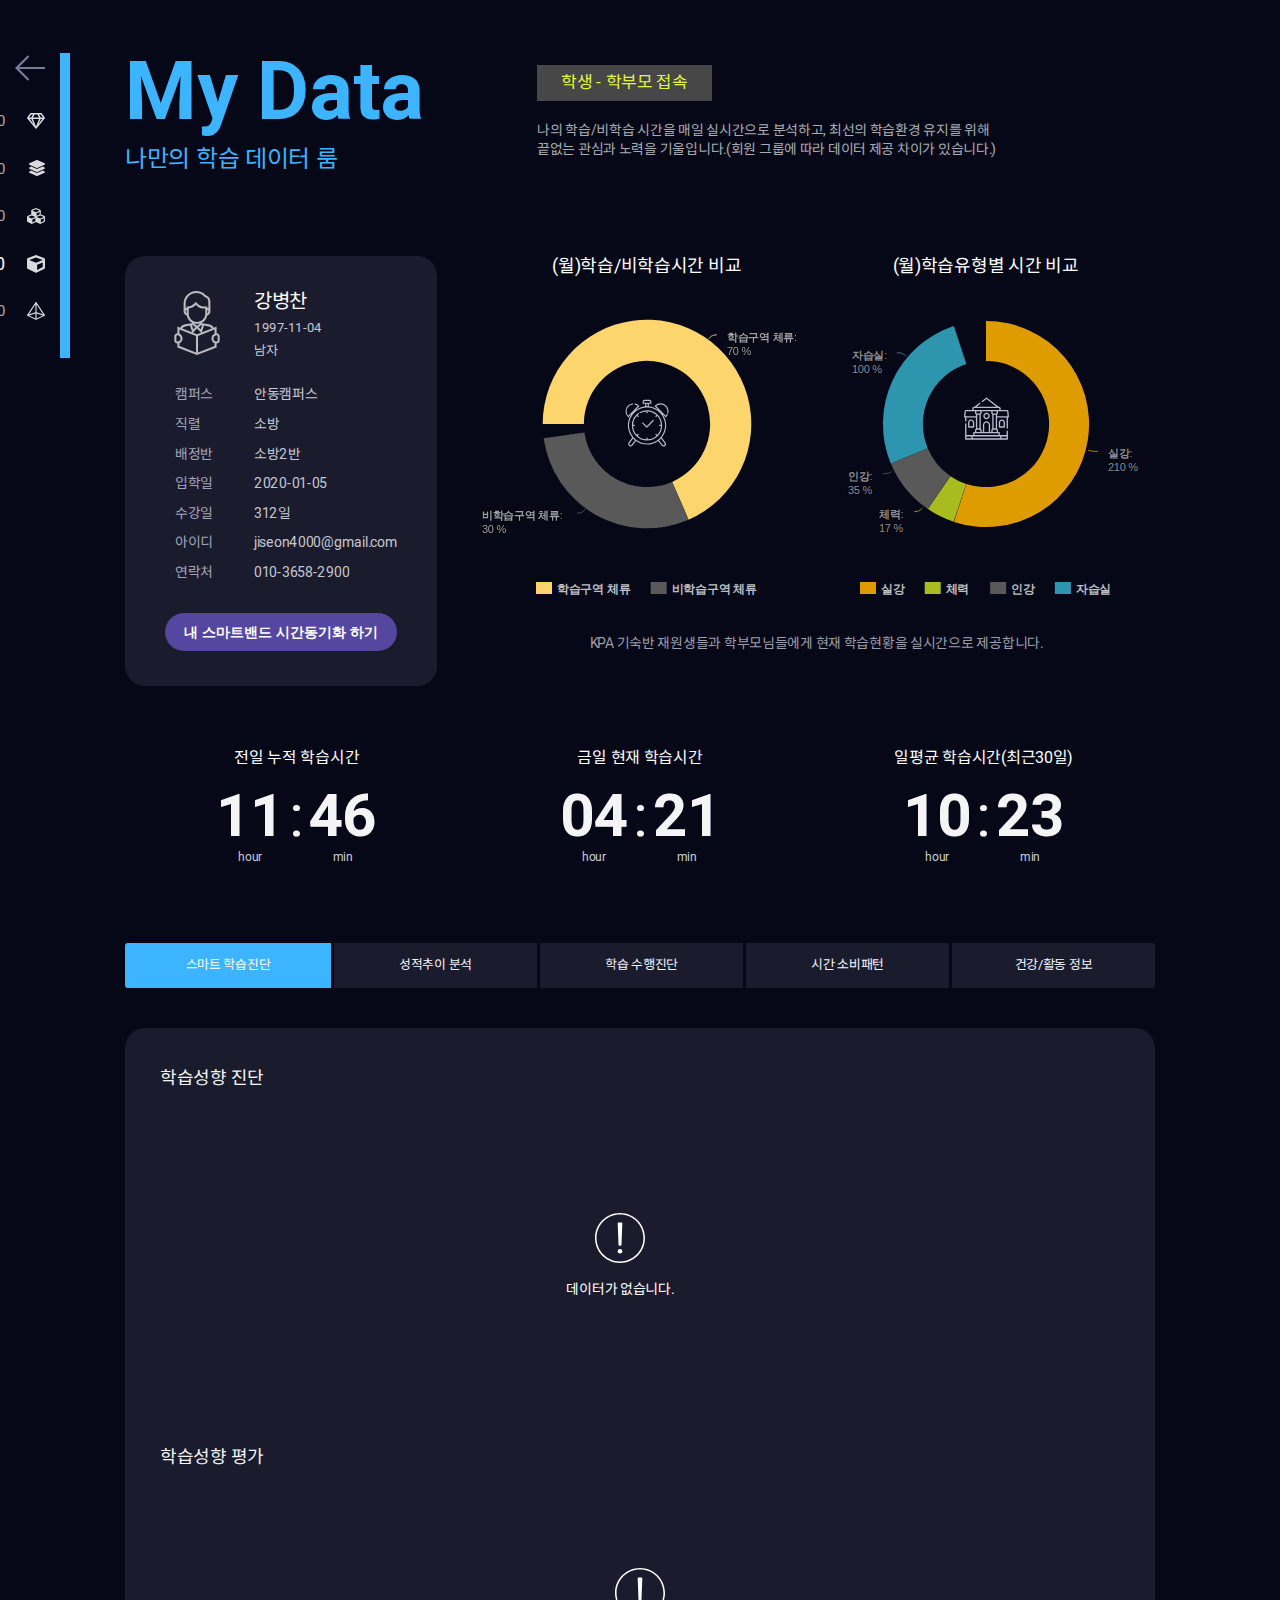
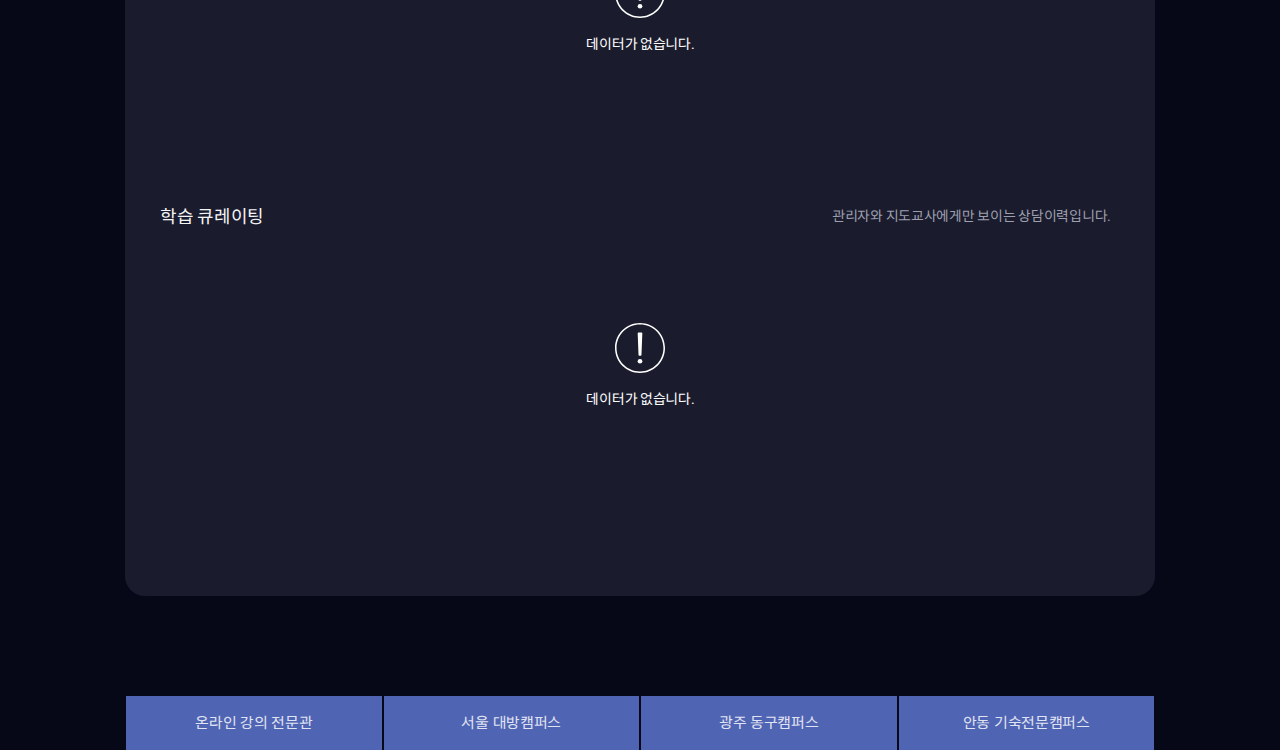
<file: html/MyData/mydata02.html>
<!DOCTYPE html>
<!-- saved from url=(0013)about:internet -->
<html lang="ko">

<head>
  <meta charset="utf-8">
  <title>My Data02</title>
  <meta http-equiv="X-UA-Compatible" content="IE=edge">
  <meta name="viewport" content="width=device-width, initial-scale=1.0, minimum-scale=1.0, maximum-scale=1.0, user-scalable=no">
  <link rel="stylesheet" href="../../assets/css/swiper.min.css">
  <link rel="stylesheet" href="../../assets/css/base.css">
  <link rel="stylesheet" href="../../assets/css/common.css">
  <link rel="stylesheet" href="../../assets/css/contents.css">
  <script src="../../assets/js/jquery-1.11.2.min.js"></script>
  <script src="../../assets/js/swiper.min.js"></script>
  <script src="../../assets/js/highcharts.js"></script>
  <script src="../../assets/js/highcharts-more.js"></script>
  <script src="../../assets/js/style.js"></script>
  <!--[if lt IE 9]>
  		<script src="../../assets/js/respond.js"></script>
  		<script src="../../assets/js/html5shiv.min.js"></script>
  	<![endif]-->
</head>

<body>

  <div class="dp-wrap dp-bg-dark">
    <div class="dp-container">
      <nav class="dp-left-nav">
        <button class="dp-mobile-menu-btn">
          <i class="bar1"></i><i class="bar2"></i><i class="bar3"></i>
        </button>
        <ul class="dp-left-nav-list">
          <li class="dp-row-flex jc-flex-end">
            <a href="javascript:void(0);" class="dp-left-nav-main">Main</a>
          </li>
          <li class="dp-row-flex jc-flex-end">
            <a href="javascript:void(0);" class="dp-left-nav-dpass">D-PASS 1.0</a>
          </li>
          <li class="dp-row-flex jc-flex-end">
            <a href="javascript:void(0);" class="dp-left-nav-dtest">D-TEST 1.0</a>
          </li>
          <li class="dp-row-flex jc-flex-end">
            <a href="javascript:void(0);" class="dp-left-nav-dtalks">D-TALKS 1.0</a>
          </li>
          <li class="dp-row-flex jc-flex-end active">
            <a href="javascript:void(0);" class="dp-left-nav-mydata">My Data 1.0</a>
          </li>
          <li class="dp-row-flex jc-flex-end">
            <a href="javascript:void(0);" class="dp-left-nav-dteach">D-TEACH 1.0</a>
          </li>
        </ul>
      </nav>

      <main class="dp-main dp-col-flex">
        <section class="dp-tit-wrap">
          <div class="dp-tit-left">
            <h2 class="dp-tit dp-color-blue">My Data</h2>
            <p class="dp-tit-description dp-color-blue">나만의 학습 데이터 룸</p>
          </div>
          <div class="dp-tit-right dp-col-flex">
            <div class="dp-row-flex">
              <div class="dp-parents-login-status">학생 - 학부모 접속</div>
            </div>
            <p class="dp-views-txt03">나의 학습/비학습 시간을 매일 실시간으로 분석하고, 최선의 학습환경 유지를 위해<br>끝없는 관심과 노력을 기울입니다.(회원 그룹에 따라 데이터 제공 차이가 있습니다.)</p>
          </div>
        </section>
        <section class="dp-basic-info-wrap">
          <div class="dp-user-info-wrap dp-bg-dark-blue dp-borRadius20">
            <table class="dp-user-info-table">
              <caption>사용자 정보</caption>
              <colgroup>
                <col width="25%">
                <col>
              </colgroup>
              <tbody>
                <tr>
                  <th scope="row">
                    <i class="dp-user-icon"></i>
                  </th>
                  <td>
                    <strong class="dp-user-name">강병찬</strong>
                    <p class="dp-user-birth-date">1997-11-04</p>
                    <p class="dp-user-gender">남자</p>
                  </td>
                </tr>
                <tr>
                  <th scope="row">캠퍼스</th>
                  <td>안동캠퍼스</td>
                </tr>
                <tr>
                  <th scope="row">직렬</th>
                  <td>소방</td>
                </tr>
                <tr>
                  <th scope="row">배정반</th>
                  <td>소방2반</td>
                </tr>
                <tr>
                  <th scope="row">입학일</th>
                  <td>2020-01-05</td>
                </tr>
                <tr>
                  <th scope="row">수강일</th>
                  <td>312일</td>
                </tr>
                <tr>
                  <th scope="row">아이디</th>
                  <td>jiseon4000@gmail.com</td>
                </tr>
                <tr>
                  <th scope="row">연락처</th>
                  <td>010-3658-2900</td>
                </tr>
              </tbody>
            </table>
            <button class="dp-btn-sband-time-sync">내 스마트밴드 시간동기화 하기</button>
          </div>
          <div class="dp-learning-time-wrap">
            <div class="dp-learning-time-chart-wrap">
              <div class="dp-learning-time-by-place-wrap">
                <h3 class="dp-learning-time-tit">(월)학습/비학습시간 비교</h3>
                <div class="dp-chart-area">
                  <div class="dp-chart-parent">
                    <div class="dp-chart-container">
                      <div id="dp-learning-time-by-place-chart"></div>
                    </div>
                  </div>
                </div>
              </div>
              <div class="dp-learning-time-by-type-wrap">
                <h3 class="dp-learning-time-tit">(월)학습유형별 시간 비교</h3>
                <div class="dp-chart-area">
                  <div class="dp-chart-parent">
                    <div class="dp-chart-container">
                      <div id="dp-learning-time-by-type-chart"></div>
                    </div>
                  </div>
                </div>
              </div>
            </div>
            <p class="dp-learning-time-guide-txt">KPA 기숙반 재원생들과 학부모님들에게 현재 학습현황을 실시간으로 제공합니다.</p>
          </div>
        </section>
        <section class="dp-my-learning-time-wrap">
          <ul class="dp-my-learning-time-list">
            <li>
              <p class="dp-my-learning-time-label">전일 누적 학습시간</p>
              <div class="dp-my-learning-time-value-wrap">
                <div class="dp-my-learning-time-value-txt">
                  <strong class="dp-my-learning-time-value">11</strong>
                  <small class="dp-my-learning-time-unit">hour</small>
                </div>
                <div class="dp-my-learning-time-value-txt">:</div>
                <div class="dp-my-learning-time-value-txt">
                  <strong class="dp-my-learning-time-value">46</strong>
                  <small class="dp-my-learning-time-unit">min</small>
                </div>
              </div>
            </li>
            <li>
              <p class="dp-my-learning-time-label">금일 현재 학습시간</p>
              <div class="dp-my-learning-time-value-wrap">
                <div class="dp-my-learning-time-value-txt">
                  <strong class="dp-my-learning-time-value">04</strong>
                  <small class="dp-my-learning-time-unit">hour</small>
                </div>
                <div class="dp-my-learning-time-value-txt">:</div>
                <div class="dp-my-learning-time-value-txt">
                  <strong class="dp-my-learning-time-value">21</strong>
                  <small class="dp-my-learning-time-unit">min</small>
                </div>
              </div>
            </li>
            <li>
              <p class="dp-my-learning-time-label">일평균 학습시간(최근30일)</p>
              <div class="dp-my-learning-time-value-wrap">
                <div class="dp-my-learning-time-value-txt">
                  <strong class="dp-my-learning-time-value">10</strong>
                  <small class="dp-my-learning-time-unit">hour</small>
                </div>
                <div class="dp-my-learning-time-value-txt">:</div>
                <div class="dp-my-learning-time-value-txt">
                  <strong class="dp-my-learning-time-value">23</strong>
                  <small class="dp-my-learning-time-unit">min</small>
                </div>
              </div>
            </li>
          </ul>
        </section>
        <section class="dp-mydata-tab-wrap">
          <div class="tabWrap">
            <div class="tab">
              <ul>
                <li class="on"><a href="javascript:void(0);">스마트 학습진단</a></li>
                <li><a href="javascript:void(0);">성적추이 분석</a></li>
                <li><a href="javascript:void(0);">학습 수행진단</a></li>
                <li><a href="javascript:void(0);">시간 소비패턴</a></li>
                <li><a href="javascript:void(0);">건강/활동 정보</a></li>
              </ul>
            </div>
            <div class="tabCon first">
              <div class="dp-tab-inside-wrap dp-smart-learning-wrap dp-bg-dark-blue dp-borRadius20">
                <div class="dp-learning-propensity-chart-wrap">
                  <h3 class="dp-mydata-tab-section-tit">학습성향 진단</h3>
                  <div class="dp-chart-area">
                    <div class="dp-chart-parent">
                      <!-- 데이터 없을 때 -->
                      <div class="dp-no-data-wrap">
                        <i class="dp-no-data-icon"></i>
                        <p class="dp-no-data-txt">데이터가 없습니다.</p>
                      </div>
                      <!-- //데이터 없을 때 -->
                    </div>
                  </div>
                </div>
                <div class="dp-learning-propensity-diagram-wrap">
                  <h3 class="dp-mydata-tab-section-tit">학습성향 평가</h3>
                  <div class="dp-inner-diagram-wrap">
                    <!-- 데이터 없을 때 -->
                    <div class="dp-no-data-wrap">
                      <i class="dp-no-data-icon"></i>
                      <p class="dp-no-data-txt">데이터가 없습니다.</p>
                    </div>
                    <!-- //데이터 없을 때 -->
                  </div>
                </div>
                <div class="dp-learning-propensity-curating-wrap">
                  <div class="dp-curating-tit-wrap">
                    <h3 class="dp-mydata-tab-section-tit">학습 큐레이팅</h3>
                    <p class="dp-curating-guide-txt">관리자와 지도교사에게만 보이는 상담이력입니다.</p>
                  </div>
                  <div class="dp-comments-wrap scrollWrapper">
                    <!-- 데이터 없을 때 -->
                    <div class="dp-no-data-wrap">
                      <i class="dp-no-data-icon"></i>
                      <p class="dp-no-data-txt">데이터가 없습니다.</p>
                    </div>
                    <!-- //데이터 없을 때 -->
                  </div>

                </div>
              </div>
            </div>
            <div class="tabCon">
              <div class="dp-tab-inside-wrap dp-score-track-wrap dp-bg-dark-blue dp-borRadius20">
                <div class="dp-perform-by-subj-wrap">
                  <h3 class="dp-mydata-tab-section-tit">과목별 균형분석</h3>
                  <div class="dp-chart-area">
                    <div class="dp-chart-parent">
                      <!-- 데이터 없을 때 -->
                      <div class="dp-no-data-wrap">
                        <i class="dp-no-data-icon"></i>
                        <p class="dp-no-data-txt">데이터가 없습니다.</p>
                      </div>
                      <!-- //데이터 없을 때 -->
                    </div>
                  </div>
                </div>
                <div class="dp-case-study-wrap">
                  <h3 class="dp-mydata-tab-section-tit">CASE STUDY</h3>
                  <ul class="dp-case-study-guide-wrap">
                    <li class="dp-row-flex dp-flex-center">
                      <i class="dp-case-study-good-icon"></i>
                      <p class="dp-case-study-guide-txt"><strong>BEST!</strong>전 과목 높은 점수로 균형이 좋아서 가장 이상적인 학습성과 형태입니다. 슬럼프 없이 이대로 유지하는데 촛점을 맞추세요.</p>
                    </li>
                    <li class="dp-row-flex dp-flex-center">
                      <i class="dp-case-study-bad-icon"></i>
                      <p class="dp-case-study-guide-txt"><strong>WORST!</strong>과목별 편중이 심해서 균형이 깨져있는 상태입니다. 가장 피해야할 상황으로 포기과목이 생기기 쉬운 상황입니다.</p>
                    </li>
                    <li class="dp-row-flex dp-flex-center">
                      <i class="dp-case-study-soso-icon"></i>
                      <p class="dp-case-study-guide-txt"><strong>So..So!</strong>초시생이나 공부경험이 짧은 학생에게 나타나는 경우 걱정하지 않아도 됩니다. 그러나 장기간의 공부경험에 대비해 나타난다면 조심!</p>
                    </li>
                  </ul>
                </div>
                <div class="dp-sixmonth-perform-by-subj-wrap">
                  <h3 class="dp-mydata-tab-section-tit">6개월 모의고사 성과</h3>
                  <div class="dp-chart-area">
                    <div class="dp-chart-parent">
                      <!-- 데이터 없을 때 -->
                      <div class="dp-no-data-wrap">
                        <i class="dp-no-data-icon"></i>
                        <p class="dp-no-data-txt">데이터가 없습니다.</p>
                      </div>
                      <!-- //데이터 없을 때 -->
                    </div>
                  </div>
                </div>
                <div class="dp-threemonth-perform-by-subj-wrap">
                  <h3 class="dp-mydata-tab-section-tit">3개월 모의고사 성과</h3>
                  <div class="dp-chart-area">
                    <div class="dp-chart-parent">
                      <!-- 데이터 없을 때 -->
                      <div class="dp-no-data-wrap">
                        <i class="dp-no-data-icon"></i>
                        <p class="dp-no-data-txt">데이터가 없습니다.</p>
                      </div>
                      <!-- //데이터 없을 때 -->
                    </div>
                  </div>
                </div>
              </div>
            </div>
            <div class="tabCon">
              <div class="dp-tab-inside-wrap dp-perform-diagnosis-wrap dp-bg-dark-blue dp-borRadius20">
                <ul class="dp-perform-diagnosis-info-wrap">
                  <li>
                    <p class="dp-perform-label-txt">최근 모의고사 평균</p>
                    <strong class="dp-perform-value-txt">38점</strong>
                  </li>
                  <li>
                    <p class="dp-perform-label-txt">응시과목</p>
                    <strong class="dp-perform-value-txt">5</strong>
                  </li>
                  <li>
                    <p class="dp-perform-label-txt">수강일수</p>
                    <strong class="dp-perform-value-txt">317</strong>
                  </li>
                  <li>
                    <p class="dp-perform-label-txt">나이</p>
                    <strong class="dp-perform-value-txt">24</strong>
                  </li>
                </ul>
                <div class="dp-perform-level-wrap">
                  <div class="dp-perform-level-info-wrap">
                    <p class="dp-perform-level-info-txt01">현재<strong class="dp-perform-level-info-txt03">기초</strong>수준 성과를 보이고 있습니다.</p>
                    <p class="dp-perform-level-info-txt02">최근 모의고사 기준 직렬별 전체석차<strong class="dp-perform-level-info-txt04">51</strong>위 입니다.</p>
                  </div>
                  <div class="dp-perform-level-gage-wrap">
                    <div class="dp-level-gage-chart">
                      <i class="dp-level-gage" style="width: 88.0556%;"></i>
                    </div>
                    <ul class="dp-level-chk-list rowFlex jc-space-between">
                      <li>
                        <i class="dp-level-icon chevron-circle-right-purple-icon"></i>
                        <strong class="dp-level-txt01">시작</strong>
                        <p class="dp-level-txt02">0 일</p>
                      </li>
                      <li>
                        <i class="dp-level-icon check-circle-icon"></i>
                        <strong class="dp-level-txt01">기초</strong>
                        <p class="dp-level-txt02">60 일</p>
                      </li>
                      <li>
                        <i class="dp-level-icon chevron-circle-right-white-icon"></i>
                        <strong class="dp-level-txt01">기본</strong>
                        <p class="dp-level-txt02">120 일</p>
                      </li>
                      <li>
                        <i class="dp-level-icon chevron-circle-right-white-icon"></i>
                        <strong class="dp-level-txt01">중급</strong>
                        <p class="dp-level-txt02">180 일</p>
                      </li>
                      <li>
                        <i class="dp-level-icon chevron-circle-right-white-icon"></i>
                        <strong class="dp-level-txt01">고급</strong>
                        <p class="dp-level-txt02">240 일</p>
                      </li>
                      <li>
                        <i class="dp-level-icon chevron-circle-right-white-icon"></i>
                        <strong class="dp-level-txt01">심화</strong>
                        <p class="dp-level-txt02">300 일</p>
                      </li>
                      <li>
                        <i class="dp-level-icon circle-icon"></i>
                        <strong class="dp-level-txt01">합격</strong>
                        <p class="dp-level-txt02">360 일</p>
                      </li>
                    </ul>
                  </div>
                </div>
                <div class="dp-perform-study-time-wrap">
                  <h3 class="dp-mydata-tab-section-tit">단계별 순공시간 비교</h3>
                  <div class="dp-chart-area">
                    <div class="dp-chart-parent">
                      <!-- 데이터 없을 때 -->
                      <div class="dp-no-data-wrap">
                        <i class="dp-no-data-icon"></i>
                        <p class="dp-no-data-txt">데이터가 없습니다.</p>
                      </div>
                      <!-- //데이터 없을 때 -->
                    </div>
                  </div>
                </div>
                <div class="dp-perform-user-guide-wrap">
                  <strong class="dp-perform-user-guide-tit">User Guide</strong>
                  <div class="dp-perform-user-guide-txt-wrap">
                    <i class="dp-pen-alt-icon"></i>
                    <p class="dp-perform-user-guide-txt01">생활관리와 학습관리라는 것은 결국 시간관리가 그 핵심입니다. 학원 일과를 근본으로 하여 주어진 일과시간표를 충실히 따르는 정도에 따라 최소 10시간, 최대 14시간의 학습시간을 얻기위해서 다른 목적의 시간을 어떻게 분배하고 소비하여야 하는지를 제시해주어야 합니다. 하루 24시간(1440분)은 정해져 있는 불변의 기준이기 때문입니다. 학습에
                      14시간을
                      사용하고자 한다면 그 전에 비학습시간 10시간을 먼저 배분해주어야 실천 가능한 계획이 되는 것입니다. 단, 이러한 시간관리는 스마트밴드를 충실히 착용한 학생에 한하여 유효합니다.</p>
                  </div>
                </div>
              </div>
            </div>
            <div class="tabCon">
              <div class="dp-tab-inside-wrap dp-time-pattern-wrap dp-bg-dark-blue dp-borRadius20">
                <div class="dp-time-pattern-table-wrap">
                  <h3 class="dp-mydata-tab-section-tit">평균 학습시간 (최근 30일)</h3>
                  <!-- 데이터 없을 때 -->
                  <div class="dp-no-data-wrap">
                    <i class="dp-no-data-icon"></i>
                    <p class="dp-no-data-txt">데이터가 없습니다.</p>
                  </div>
                  <!-- //데이터 없을 때 -->
                </div>
                <div class="dp-time-pattern-analysis-wrap">
                  <h3 class="dp-mydata-tab-section-tit">시간활용 분석 (최근 30일)</h3>
                  <div class="dp-chart-area">
                    <div class="dp-chart-parent">
                      <!-- 데이터 없을 때 -->
                      <div class="dp-no-data-wrap">
                        <i class="dp-no-data-icon"></i>
                        <p class="dp-no-data-txt">데이터가 없습니다.</p>
                      </div>
                      <!-- //데이터 없을 때 -->
                    </div>
                  </div>
                </div>
                <div class="dp-perform-user-guide-wrap">
                  <strong class="dp-perform-user-guide-tit">User Guide</strong>
                  <div class="dp-perform-user-guide-txt-wrap">
                    <i class="dp-pen-alt-icon"></i>
                    <p class="dp-perform-user-guide-txt01">생활관리와 학습관리라는 것은 결국 시간관리가 그 핵심입니다. 학원 일과를 근본으로 하여 주어진 일과시간표를 충실히 따르는 정도에 따라 최소 10시간, 최대 14시간의 학습시간을 얻기위해서 다른 목적의 시간을 어떻게 분배하고 소비하여야 하는지를 제시해주어야 합니다. 하루 24시간(1440분)은 정해져 있는 불변의 기준이기 때문입니다. 학습에
                      14시간을 사용하고자 한다면 그 전에 비학습시간 10시간을 먼저 배분해주어야 실천 가능한 계획이 되는 것입니다. 단, 이러한 시간관리는 스마트밴드를 충실히 착용한 학생에 한하여 유효합니다.</p>
                  </div>
                </div>
              </div>
            </div>
            <div class="tabCon">
              <div class="dp-tab-inside-wrap dp-health-info-wrap dp-bg-dark-blue dp-borRadius20">
                <div class="dp-health-heartrate-wrap">
                  <h3 class="dp-mydata-tab-section-tit">나의 심박수 변화</h3>
                  <div class="dp-chart-area">
                    <div class="dp-chart-parent">
                      <!-- 데이터 없을 때 -->
                      <div class="dp-no-data-wrap">
                        <i class="dp-no-data-icon"></i>
                        <p class="dp-no-data-txt">데이터가 없습니다.</p>
                      </div>
                      <!-- //데이터 없을 때 -->
                    </div>
                  </div>
                </div>
                <div class="dp-health-sleep-time-wrap">
                  <h3 class="dp-mydata-tab-section-tit">최근 1주간 수면시간 분석</h3>
                  <div class="dp-chart-area">
                    <div class="dp-chart-parent">
                      <!-- 데이터 없을 때 -->
                      <div class="dp-no-data-wrap">
                        <i class="dp-no-data-icon"></i>
                        <p class="dp-no-data-txt">데이터가 없습니다.</p>
                      </div>
                      <!-- //데이터 없을 때 -->
                    </div>
                  </div>
                </div>
              </div>
            </div>
          </div>
        </section>

      </main>

      <nav class="dp-bottom-nav">
        <ul class="dp-bottom-nav-list dp-row-flex dp-flex-1 dp-txtC">
          <li class="dp-col-flex dp-flex-1">
            <a href="javascript:void(0);">온라인 강의 전문관</a>
          </li>
          <li class="dp-col-flex dp-flex-1">
            <a href="javascript:void(0);">서울 대방캠퍼스</a>
          </li>
          <li class="dp-col-flex dp-flex-1">
            <a href="javascript:void(0);">광주 동구캠퍼스</a>
          </li>
          <li class="dp-col-flex dp-flex-1">
            <a href="javascript:void(0);">안동 기숙전문캠퍼스</a>
          </li>
        </ul>
      </nav>
    </div>
  </div>
</body>
<script>
  Highcharts.chart('dp-learning-time-by-place-chart', {
    chart: {
      type: 'pie',
      events: {
        load: function() {
          var chartTitle = '<span class="dp-alarm-icon"></span>';
          this.setTitle({
            text: chartTitle
          });
        }
      },
      backgroundColor: 'transparent',
      zoomType: 'xy',
      height: '100%',

    },
    credits: {
      enabled: false,
    },
    title: {
      text: '',
      useHTML: true,
      align: 'center',
      verticalAlign: 'middle',
      y: 0,
      style: {
        color: '#fff',
      },
    },
    tooltip: {
      headerFormat: '',
      pointFormat: '<span style="color:{point.color}">●</span> <span style="color:#fff"> {point.name}</span>' +
        ': <span style="color:#fff">{point.y} %</span>',
      backgroundColor: '#000',
      borderColor: 'black',
      borderRadius: 10,
      borderWidth: 3,
    },
    legend: {
      layout: 'horizontal',
      squareSymbol: false,
      symbolRadius: 0,
      align: 'center',
      verticalAlign: 'bottom',
      itemMarginTop: 0,
      itemMarginBottom: 0,
      itemStyle: {
        color: '#bdbec2',
      },
      itemHoverStyle: {
        color: '#fff',
      },
    },
    plotOptions: {
      pie: {
        size: '80%',
        borderWidth: 0,
        point: {
          events: {
            legendItemClick: function() {
              return false; // <== returning false will cancel the default action
            }
          }
        },
        allowPointSelect: false, //if 'true', the pie is sliced when cliked
        cursor: 'pointer',
        dataLabels: {
          enabled: true,
          distance: 5,
          yHigh: -20,
          yLow: -20,
          format: '<b>{point.name}</b>: <br/>{point.y:.0f} %',
          shape: 'callout',
          color: '#a8aab9',
          style: {
            fontSize: '1.1rem',
            fontWeight: 'normal',
            textShadow: 'none',
          },
        },
        showInLegend: true,
      },

    },
    series: [{
      minPointSize: 10,
      innerSize: '60%',
      zMin: 0,
      name: '사용자',
      startAngle: 270,
      data: [{
        name: '학습구역 체류',
        y: 70,
        color: '#fcd56c',
      }, {
        name: '비학습구역 체류',
        y: 30,
        color: '#595959'
      }]
    }],
  });
</script>
<script>
  Highcharts.chart('dp-learning-time-by-type-chart', {
    chart: {
      type: 'pie',
      events: {
        load: function() {
          var chartTitle = '<span class="dp-school-icon"></span>';
          this.setTitle({
            text: chartTitle
          });
        }
      },
      backgroundColor: 'transparent',
      zoomType: 'xy',
      height: '100%',

    },
    credits: {
      enabled: false,
    },
    title: {
      text: '',
      useHTML: true,
      align: 'center',
      verticalAlign: 'middle',
      y: 0,
      style: {
        color: '#fff',
      },
    },
    tooltip: {
      headerFormat: '',
      pointFormat: '<span style="color:{point.color}">●</span> <span style="color:#fff"> {point.name}</span>' +
        ': <span style="color:#fff">{point.y} %</span>',
      backgroundColor: '#000',
      borderColor: 'black',
      borderRadius: 10,
      borderWidth: 3,
    },
    legend: {
      layout: 'horizontal',
      squareSymbol: false,
      symbolRadius: 0,
      align: 'center',
      verticalAlign: 'bottom',
      itemMarginTop: 0,
      itemMarginBottom: 0,
      itemStyle: {
        color: '#bdbec2',
      },
      itemHoverStyle: {
        color: '#fff',
      },
    },
    plotOptions: {
      pie: {
        size: '80%',
        borderWidth: 0,
        point: {
          events: {
            legendItemClick: function() {
              return false; // <== returning false will cancel the default action
            }
          }
        },
        allowPointSelect: false, //if 'true', the pie is sliced when cliked
        cursor: 'pointer',
        dataLabels: {
          enabled: true,
          distance: 5,
          yHigh: -20,
          yLow: -20,
          format: '<b>{point.name}</b>: <br/>{point.y:.0f} %',
          shape: 'callout',
          color: '#a8aab9',
          style: {
            fontSize: '1.1rem',
            fontWeight: 'normal',
            textShadow: 'none',
          },
        },
        showInLegend: true,
      },

    },
    series: [{
      minPointSize: 10,
      innerSize: '60%',
      zMin: 0,
      name: '사용자',
      startAngle: 0,
      data: [{
        name: '실강',
        y: 210,
        color: '#de9c00',
      }, {
        name: '체력',
        y: 17,
        color: '#a8bc1f'
      }, {
        name: '인강',
        y: 35,
        color: '#595959'
      }, {
        name: '자습실',
        y: 100,
        color: '#2d95ae'
      }]
    }],
  });
</script>

<script>
  Highcharts.chart('dp-learning-propensity-chart', {
    chart: {
      backgroundColor: 'transparent',
      polar: true,
      type: 'line',
      height: (9 / 10) * 100 + '%',
    },
    credits: {
      enabled: false,
    },
    accessibility: {
      description: ''
    },
    title: {
      text: '',
      x: -80
    },
    pane: {
      size: '80%'
    },
    xAxis: {
      categories: ['자기효능감', '학습태도', '학습동기', '학습습관', '학습지지', '학습환경'],
      tickmarkPlacement: 'on',
      color: '#ccc',
      lineWidth: 0,
      labels: {
        style: {
          color: '#fff'
        }
      }
    },
    yAxis: {
      gridLineInterpolation: 'polygon',
      tickInterval: 5 / 5, //MAX_Y_VALUE/5
      lineWidth: 0,
      min: 0,
      max: 5,
      labels: {
        style: {
          color: '#bdbec2',
        },
      },
    },
    tooltip: {
      shared: true,
      headerFormat: '<strong style="color:#ff3333">{point.x}</strong><br/><br/>',
      pointFormat: '<b>{point.y:,.0f}점</b>',
      style: {
        color: '#333',
        fontSize: '12px',
      }
    },
    legend: {
      enabled: false,
    },
    series: [{
      type: 'area',
      data: [4, 2, 5, 3, 3, 3],
      color: '#ffff01',
      opacity: '0.5',
      pointPlacement: 'on'
    }],
    responsive: {
      rules: [{
        condition: {
          maxWidth: 500
        },
        chartOptions: {
          legend: {
            align: 'center',
            verticalAlign: 'bottom',
            layout: 'horizontal'
          },
          pane: {
            size: '70%'
          }
        }
      }]
    }
  });
</script>

<script>
  Highcharts.chart('dp-perform-by-subj-chart', {
    chart: {
      backgroundColor: 'transparent',
      polar: true,
      type: 'line',
      height: (9 / 10) * 100 + '%',
    },
    credits: {
      enabled: false,
    },
    accessibility: {
      description: ''
    },
    title: {
      text: '',
      x: -80
    },
    pane: {
      size: '90%'
    },
    xAxis: {
      categories: ['과목1', '과목2', '과목3', '과목4', '과목5'],
      tickmarkPlacement: 'on',
      color: '#ccc',
      lineWidth: 0,
      labels: {
        style: {
          color: '#fff'
        }
      }
    },
    yAxis: {
      gridLineInterpolation: 'polygon',
      tickInterval: 100 / 5, //MAX_Y_VALUE/5
      lineWidth: 0,
      min: 0,
      max: 100,
      labels: {
        style: {
          color: '#bdbec2',
        },
      },
    },
    tooltip: {
      shared: true,
      headerFormat: '<strong style="color:#ff3333">{point.x}</strong><br/><br/>',
      pointFormat: '<b>{point.y:,.0f}점</b>',
      style: {
        color: '#333',
        fontSize: '12px',
      }
    },
    legend: {
      enabled: false,
    },
    series: [{
      type: 'area',
      color: '#ffff01',
      opacity: '0.5',
      data: [80, 75, 90, 60, 55],
      pointPlacement: 'on'
    }],
    responsive: {
      rules: [{
        condition: {
          maxWidth: 500
        },
        chartOptions: {
          legend: {
            align: 'center',
            verticalAlign: 'bottom',
            layout: 'horizontal'
          },
          pane: {
            size: '70%'
          }
        }
      }]
    }
  });
</script>
<script>
  Highcharts.chart('dp-sixmonth-perform-by-subj-chart', {
    chart: {
      type: 'column',
      //renderTo: renderTo,
      backgroundColor: 'transparent',
      zoomType: 'xy',
      height: (3 / 10) * 100 + '%', // 10:3 ratio
    },
    credits: {
      enabled: false,
    },
    title: {
      text: '',
      align: 'left',
    },
    subtitle: {
      text: '',
      align: 'left',
    },
    xAxis: [{
      categories: ['202003', '202004', '202005', '202006', '202007', '202008'],
      crosshair: true,
      labels: {
        format: '{value}',
        style: {
          color: '#bdbec2',
        },
      },
    }, ],
    yAxis: [{
        min: 0,
        max: 500,
        tickAmount: 6,
        gridLineColor: '#444',
        labels: {
          format: '{value}점',
          style: {
            color: '#bdbec2',
          },
        },
        title: {
          text: '',
        },
        opposite: false,
      },
      {
        min: 0,
        max: 100,
        tickAmount: 6,
        gridLineColor: '#444',
        labels: {
          format: '{value}점',
          style: {
            color: '#bdbec2',
          },
        },
        title: {
          text: '',
        },
        opposite: true,
      },
    ],
    tooltip: {
      shared: true,
      headerFormat: '<strong>{point.x}</strong>월<br/><br/>',
      style: {
        color: '#333',
        fontSize: '12px',
      },
      valueSuffix: ' 점',
    },
    legend: {
      layout: 'horizontal',
      align: 'right',
      x: 0,
      verticalAlign: 'top',
      y: -10,
      floating: false,
      itemStyle: {
        color: '#bdbec2',
      },
      itemHoverStyle: {
        color: '#fff',
      },
    },
    plotOptions: {
      column: {
        pointPadding: 0,
        pointWidth: 20,
      },
      series: {
        borderWidth: 0,
        borderRadius: 5,
      },
    },
    series: [{
        name: '나의 총점(원점수)',
        type: 'column',
        color: '#ffff01',
        yAxis: 0,
        data: [250, 300, 310, 350, 290, 305],
      },
      {
        name: '직렬 상위 10% 총점 평균',
        type: 'column',
        color: '#5fe3a1',
        yAxis: 0,
        data: [340, 350, 400, 390, 350, 340],
      },
      {
        name: '직렬 평균 점수',
        type: 'line',
        marker: {
          enabled: true,
        },
        dashStyle: 'shortdot',
        color: '#549cff',
        yAxis: 1,
        data: [62.45, 39.7, 43.35, 44.93, 49.60, 51.10],
        dataLabels: {
          enabled: true,
          borderRadius: 5,
          y: -15,
          shape: 'callout',
          backgroundColor: '#000',
          style: {
            color: '#fff',
            fontSize: '9px',
            fontWeight: 'normal',
            textOutline: '0px contrast',
          },
        },
      },
    ],

  });
</script>

<script>
  Highcharts.chart('dp-threemonth-perform-by-subj-chart', {
    chart: {
      type: 'column',
      //renderTo: renderTo,
      backgroundColor: 'transparent',
      zoomType: 'xy',
      height: (3 / 10) * 100 + '%', // 10:3 ratio
    },
    credits: {
      enabled: false,
    },
    title: {
      text: '',
      align: 'left',
    },
    subtitle: {
      text: '',
      align: 'left',
    },
    xAxis: [{
      categories: ['과목1', '과목2', '과목3', '과목4', '과목5'],
      crosshair: true,
      labels: {
        format: '{value}',
        style: {
          color: '#bdbec2',
        },
      },
    }, ],
    yAxis: {
      min: 0,
      max: 100,
      tickInterval: '20',
      gridLineColor: '#444',
      labels: {
        format: '{value}',
        style: {
          color: '#bdbec2',
        },
      },
      title: {
        text: '',
      },
      opposite: true,
    },

    tooltip: {
      shared: true,
      headerFormat: '<strong>{point.x}</strong>월<br/><br/>',
      style: {
        color: '#333',
        fontSize: '12px',
      },
      valueSuffix: ' 점',
    },
    legend: {
      layout: 'horizontal',
      align: 'right',
      x: 0,
      verticalAlign: 'top',
      y: -10,
      floating: false,
      itemStyle: {
        color: '#bdbec2',
      },
      itemHoverStyle: {
        color: '#fff',
      },
    },
    plotOptions: {
      column: {
        pointPadding: 0.15,
      },
      series: {
        borderWidth: 0,
        borderRadius: 5,
        groupPadding: 0.35,
      },
    },
    series: [{
        name: '202006',
        type: 'column',
        color: '#ab5050',
        data: [50, 30, 75, 85, 60],
      },
      {
        name: '202007',
        type: 'column',
        color: '#7d7dc7',
        data: [60, 45, 80, 65, 65],
      },
      {
        name: '202008',
        type: 'column',
        color: '#ffff01',
        data: [85, 40, 75, 70, 65],
      },
      {
        name: '과목 평균점수',
        type: 'line',
        marker: {
          enabled: true,
        },
        dashStyle: 'shortdot',
        color: '#ab5050',
        data: [35.25, 39.7, 43.35, 44.93, 49.60],
      },
      {
        name: '과목 평균점수',
        type: 'line',
        marker: {
          enabled: true,
        },
        dashStyle: 'shortdot',
        color: '#ab5050',
        data: [45.25, 36.7, 63.35, 74.93, 69.60],
      },
      {
        name: '과목 평균점수',
        type: 'line',
        marker: {
          enabled: true,
        },
        dashStyle: 'shortdot',
        color: '#ffff01',
        data: [55.25, 69.7, 63.35, 64.93, 69.60],
      },
    ],

  });
</script>
<script>
  Highcharts.chart('dp-perform-study-time-chart', {
    chart: {
      type: 'column',
      backgroundColor: 'transparent',
      zoomType: 'xy',
      height: (3 / 10) * 100 + '%', // 10:4 ratio
    },
    credits: {
      enabled: false,
    },
    title: {
      text: '',
      align: 'left',
    },
    subtitle: {
      text: '',
      align: 'left',
    },
    xAxis: [{
      categories: ['사전학습', '기초단계', '기본단계', '중급단계', '고급단계', '심화단계'],
      crosshair: true,
      labels: {
        format: '{value}',
        style: {
          color: '#bdbec2',
        },
      },
    }, ],
    yAxis: [{
        min: 0,
        max: 100,
        tickAmount: 5,
        gridLineColor: '#444',
        labels: {
          format: '{value}점',
          style: {
            color: '#bdbec2',
          },
        },
        title: {
          text: '',
        },
        opposite: false,
      },
      {
        min: 0,
        max: 24,
        tickAmount: 5,
        gridLineColor: '#444',
        labels: {
          format: '{value}시간',
          style: {
            color: '#bdbec2',
          },
        },
        title: {
          text: '',
        },
        opposite: true,
      },
    ],
    tooltip: {
      shared: true,
      headerFormat: '<strong>{point.x}</strong>월<br/><br/>',
      style: {
        color: '#333',
        fontSize: '12px',
      },
      valueSuffix: ' 점',
    },
    legend: {
      layout: 'horizontal',
      align: 'right',
      x: 0,
      verticalAlign: 'top',
      y: -10,
      floating: false,
      itemStyle: {
        color: '#bdbec2',
      },
    },
    plotOptions: {
      column: {
        pointPadding: 0,
        pointWidth: 20,
      },
      series: {
        borderWidth: 0,
        borderRadius: 5,
      },
    },
    series: [{
        name: '단계별 합격생 순공시간',
        type: 'column',
        color: '#6464dc',
        yAxis: 1,
        data: [10, 11, 13, 14, 15, 16],
      },
      {
        name: '나의 평균 순공시간',
        type: 'column',
        color: '#fa6b0d',
        yAxis: 1,
        data: [5, 12, 12, 13, null, null],
      },
      {
        name: '합격생 평균점수',
        type: 'line',
        marker: {
          enabled: true,
        },
        dashStyle: 'shortdot',
        color: '#6464dc',
        yAxis: 0,
        data: [65, 70, 75, 80, 85, 90],
        dataLabels: {
          enabled: true,
          borderRadius: 5,
          y: -15,
          shape: 'callout',
          backgroundColor: '#000',
          style: {
            color: '#fff',
            fontSize: '9px',
            fontWeight: 'normal',
            textOutline: '0px contrast',
          },
        },
      },
      {
        name: '나의 평균점수',
        type: 'line',
        marker: {
          enabled: true,
        },
        dashStyle: 'shortdot',
        color: '#fa6b0d',
        yAxis: 0,
        data: [42.45, 39.7, 43.35, 44.93, null, null],
        dataLabels: {
          enabled: true,
          borderRadius: 5,
          y: -15,
          shape: 'callout',
          backgroundColor: '#000',
          style: {
            color: '#fff',
            fontSize: '9px',
            fontWeight: 'normal',
            textOutline: '0px contrast',
          },
        },
      }
    ],

  });
</script>
<script>
  Highcharts.chart('dp-time-pattern-analysis-chart', {
    chart: {
      type: 'column',
      backgroundColor: 'transparent',
      height: (5.5 / 10) * 100 + '%', // 10:5.5 ratio
    },
    credits: {
      enabled: false,
    },
    title: {
      text: '',
    },

    xAxis: {
      labels: {
        style: {
          color: '#bdbec2',
        },
      },
      lineColor: '#666',
      categories: ['10/1', '10/2', '10/3', '10/4', '10/5', '10/6', '10/7', '10/8', '10/9', '10/10', '10/11', '10/12', '10/13', '10/14', '10/15', '10/16', '10/17', '10/18', '10/19', '10/20', '10/21', '10/22', '10/23', '10/24', '10/25', '10/26',
        '10/27', '10/28', '10/29', '10/30'
      ]
    },

    yAxis: {
      min: 0,
      title: '',
      opposite: true,
      gridLineColor: '#333',
      labels: {
        style: {
          color: '#bdbec2',
        },
      },
    },

    tooltip: {
      headerFormat: '<strong style="font-size:14px; color:red;" class="titleTooltip">{point.x}</strong><br/><br/>',
      pointFormat: '<span style="color:{series.color}">●</span>{series.name}: <b>{point.y:%Hh %Mm %Ss}</b> ({point.percentage:.0f}%)<br/>',
      shared: true,
    },

    legend: {
      layout: 'horizontal',
      align: 'center',
      verticalAlign: 'topo',
      itemMarginTop: 0,
      itemMarginBottom: 0,
      itemStyle: {
        color: '#bdbec2',
      },
      itemHoverStyle: {
        color: '#fff',
      },
    },
    plotOptions: {
      column: {
        stacking: 'percent',
        pointPadding: 0,
        pointWidth: 16,
      },
      series: {
        borderWidth: 0,
        cursor: 'pointer',
      },
    },
    series: [{
        name: '실강',
        color: '#6464dc',
        data: [14400000, 18000000, 25200000, 28800000, 32400000, 10800000, 0, 0, 18000000, 21600000, 14400000, 18000000, 25200000, 28800000, 32400000, 10800000, 0, 0, 18000000, 21600000, 14400000, 18000000, 25200000, 28800000, 32400000,
          10800000, 0, 0, 18000000, 21600000
        ],
      },
      {
        name: '자습',
        color: '#9b9bfb',
        data: [32400000, 10800000, 0, 0, 18000000, 10800000, 0, 18000000, 25200000, 28800000, 32400000, 10800000, 25200000, 28800000, 32400000, 10800000, 0, 0, 18000000, 21600000, 14400000, 18000000, 25200000, 10800000, 21600000, 28800000, 0,
          0, 7200000, 3600000
        ],
      },
      {
        name: '운동',
        color: '#a9d0ec',
        data: [7200000, 7200000, 7200000, 7200000, 7200000, 10800000, 0, 0, 7200000, 7200000, 7200000, 7200000, 7200000, 10800000, 0, 0, 7200000, 7200000, 7200000, 7200000, 7200000, 10800000, 0, 0, 14400000, 7200000, 3600000, 0, 7200000,
          10800000
        ],
      },
      {
        name: '식사',
        color: '#fee2a1',
        data: [3600000, 1800000, 3600000, 5400000, 3600000, 3600000, 1800000, 3600000, 5400000, 3600000, 3600000, 1800000, 3600000, 5400000, 3600000, 3600000, 1800000, 3600000, 5400000, 3600000, 3600000, 1800000, 3600000, 5400000, 3600000,
          3600000, 1800000, 3600000, 5400000, 3600000
        ],
      },
      {
        name: '상담',
        color: '#fdd472',
        data: [7200000, 7200000, 7200000, 7200000, 7200000, 10800000, 0, 0, 7200000, 7200000, 7200000, 7200000, 7200000, 10800000, 0, 0, 7200000, 7200000, 7200000, 7200000, 7200000, 10800000, 0, 0, 14400000, 7200000, 3600000, 0, 7200000,
          10800000
        ],
      },
      {
        name: '휴식',
        color: '#fdc543',
        data: [14400000, 18000000, 25200000, 28800000, 32400000, 10800000, 0, 0, 18000000, 21600000, 14400000, 18000000, 25200000, 28800000, 32400000, 10800000, 0, 0, 18000000, 21600000, 14400000, 18000000, 25200000, 28800000, 32400000,
          10800000, 0, 0, 18000000, 21600000
        ],
      },
      {
        name: '수면+기타',
        color: '#ff8000',
        data: [14400000, 18000000, 25200000, 28800000, 32400000, 10800000, 0, 0, 18000000, 21600000, 14400000, 18000000, 25200000, 28800000, 32400000, 10800000, 0, 0, 18000000, 21600000, 14400000, 18000000, 25200000, 28800000, 32400000,
          10800000, 0, 0, 18000000, 21600000
        ],
      },
    ],
  });
</script>
<script>
  Highcharts.chart('dp-health-heartrate-chart', {
    chart: {
      backgroundColor: 'transparent',
      type: 'spline',
      height: (2.5 / 10) * 100 + '%', // 10:5.5 ratio
    },
    title: {
      text: ''
    },
    subtitle: {
      text: ''
    },
    credits: {
      enabled: false,
    },
    xAxis: {
      categories: ['04:15', '04:30', '04:45', '05:00', '05:15', '05:30', '05:45', '06:00', '06:15', '06:30', '06:45', '07:00', '07:15', '07:30', '07:45', '08:00', '08:15', '08:30', '08:45', '09:00'], //transDatetime
      labels: {
        style: {
          color: '#fff'
        }
      }
    },
    yAxis: {
      title: {
        text: ''
      },
      gridLineColor: '#444',
      opposite: true,
      tickAmount: 5,
      labels: {
        style: {
          color: '#fff'
        }
      }
    },
    plotOptions: {
      line: {
        dataLabels: {
          enabled: true
        },
        enableMouseTracking: false
      }
    },
    series: [{
      name: '심박수',
      color: '#CEFF01',
      marker: {
        enabled: false,
      },
      data: [82, 86, 95, 120, 82, 110, 115, 120, 98, 86, 95, 86, 82, 105, 95, 120, 110, 86, 95, 120], //heartBeat
      showInLegend: false,
      label: {
        style: {
          color: '#CEFF01',
          fontSize: '16px'
        }
      }
    }]
  });
</script>

<script>
  Highcharts.chart('dp-health-sleep-time-chart', {
    chart: {
      type: 'column',
      backgroundColor: 'transparent',
      zoomType: 'xy',
      height: (3 / 10) * 100 + '%', // 10:4 ratio
    },
    credits: {
      enabled: false,
    },
    title: {
      text: '',
      align: 'left',
    },
    subtitle: {
      text: '',
      align: 'left',
    },
    xAxis: [{
      categories: ['10/15', '10/16', '10/17', '10/18', '10/19', '10/20', '10/21'],
      crosshair: true,
      labels: {
        format: '{value}',
        style: {
          color: '#bdbec2',
        },
      },
    }, ],
    yAxis: {
      title: {
        text: '',
      },
      min: 0,
      gridLineColor: '#444',
      tickAmount: 5,
      opposite: true,
      labels: {
        format: '{value} hour',
        style: {
          color: '#bdbec2',
        },
      },
    },
    tooltip: {
      shared: true,
      headerFormat: '<strong>{point.x}</strong>월<br/><br/>',
      style: {
        color: '#333',
        fontSize: '12px',
      },
      valueSuffix: ' hour',
    },
    legend: {
      layout: 'horizontal',
      align: 'right',
      x: 0,
      verticalAlign: 'top',
      y: -10,
      floating: false,
      itemStyle: {
        color: '#bdbec2',
      },
    },
    plotOptions: {
      column: {
        pointPadding: 0.3,
      },
      series: {
        borderWidth: 0,
        borderRadius: 5,
        groupPadding: 0.15,
      },
    },
    series: [{
        name: '나의 일별 수면시간',
        type: 'column',
        color: '#A3A1FB',
        tooltip: {
          valueSuffix: ' hour',
        },
        data: [6.75, 7.5, 8, 7.25, 7, 6.5, 6.8],
        dataLabels: {
          enabled: true,
          borderRadius: 5,
          y: -5,
          shape: 'callout',
          backgroundColor: '#000',
          style: {
            color: '#fff',
            fontSize: '9px',
            fontWeight: 'normal',
            textOutline: '0px contrast',
          },
        },
      },
      {
        name: '합격생 평균 수면시간',
        type: 'spline',
        color: '#B4FF01',
        marker: {
          enabled: false,
        },
        dashStyle: 'shortdot',
        data: [6.75, 6.75, 6.75, 6.75, 6.75, 6.75, 7],
      },
    ],
  });
</script>

</html>
</file>
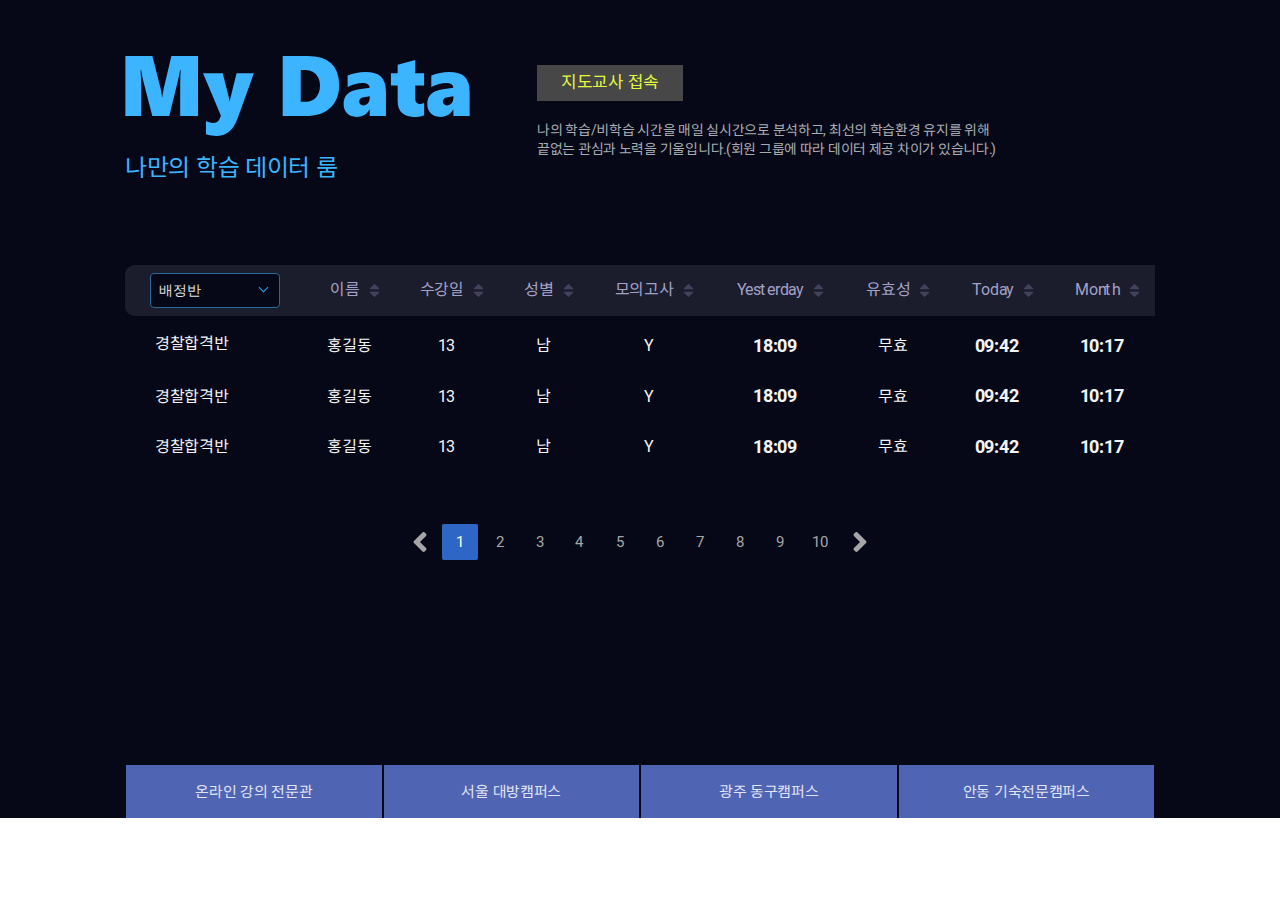
<file: html/MyData/mydata03.html>
<!DOCTYPE html>
<!-- saved from url=(0013)about:internet -->
<html lang="ko">

<head>
  <meta charset="utf-8">
  <title>My Data</title>
  <meta http-equiv="X-UA-Compatible" content="IE=edge">
  <meta name="viewport" content="width=device-width, initial-scale=1.0, minimum-scale=1.0, maximum-scale=1.0, user-scalable=no">
  <link rel="stylesheet" href="../../assets/css/swiper.min.css">
  <link rel="stylesheet" href="../../assets/css/base.css">
  <link rel="stylesheet" href="../../assets/css/common.css">
  <link rel="stylesheet" href="../../assets/css/contents.css">
  <script src="../../assets/js/jquery-1.11.2.min.js"></script>
  <script src="../../assets/js/swiper.min.js"></script>
  <script src="../../assets/js/highcharts.js"></script>
  <script src="../../assets/js/highcharts-more.js"></script>
  <script src="../../assets/js/style.js"></script>
  <!--[if lt IE 9]>
  		<script src="../../assets/js/respond.js"></script>
  		<script src="../../assets/js/html5shiv.min.js"></script>
  	<![endif]-->
</head>

<body>

  <div class="dp-wrap dp-bg-dark">
    <div class="dp-container">
      <!-- <nav class="dp-left-nav">
        <button class="dp-mobile-menu-btn">
          <i class="bar1"></i><i class="bar2"></i><i class="bar3"></i>
        </button>
        <ul class="dp-left-nav-list">
          <li class="dp-row-flex jc-flex-end">
            <a href="javascript:void(0);" class="dp-left-nav-main">Main</a>
          </li>
          <li class="dp-row-flex jc-flex-end">
            <a href="javascript:void(0);" class="dp-left-nav-dpass">D-PASS 1.0</a>
          </li>
          <li class="dp-row-flex jc-flex-end">
            <a href="javascript:void(0);" class="dp-left-nav-dtest">D-TEST 1.0</a>
          </li>
          <li class="dp-row-flex jc-flex-end">
            <a href="javascript:void(0);" class="dp-left-nav-dtalks">D-TALKS 1.0</a>
          </li>
          <li class="dp-row-flex jc-flex-end active">
            <a href="javascript:void(0);" class="dp-left-nav-mydata">My Data 1.0</a>
          </li>
          <li class="dp-row-flex jc-flex-end">
            <a href="javascript:void(0);" class="dp-left-nav-dteach">D-TEACH 1.0</a>
          </li>
        </ul>
      </nav> -->

      <main class="dp-main">
        <section class="dp-tit-wrap">
          <div class="dp-tit-left">
            <h2 class="dp-tit dp-color-blue">
              <p class="dp-tit-svg dp-tit-mydata">My Data</p>
            </h2>
            <p class="dp-tit-description dp-color-blue">나만의 학습 데이터 룸</p>
          </div>
          <div class="dp-tit-right dp-col-flex">
            <div class="dp-row-flex">
              <div class="dp-parents-login-status">지도교사 접속</div>
            </div>
            <p class="dp-views-txt03">나의 학습/비학습 시간을 매일 실시간으로 분석하고, 최선의 학습환경 유지를 위해<br>끝없는 관심과 노력을 기울입니다.(회원 그룹에 따라 데이터 제공 차이가 있습니다.)</p>
          </div>
        </section>
        <section class="dp-teachers-table-wrap">
          <div class="dp-scrollX-wrap">
            <table class="dp-table01">
              <caption>지도교사용 학생 학습데이터 표</caption>
              <thead>
                <tr>
                  <th class="dp-th-select-wrap">
                    <div class="dp-select01">
                      <select name="" id="">
                        <option value="배정반">배정반</option>
                        <option value="경찰합격반">경찰합격반</option>
                        <option value="소방합격반">소방합격반</option>
                        <option value="9급합격반">9급합격반</option>
                      </select>
                    </div>
                  </th>
                  <th>
                    <div class="dp-row-flex ai-center jc-center">
                      <span class="dp-th-txt">이름</span>
                      <i class="dp-sort-icon">정렬아이콘</i>
                    </div>
                  </th>
                  <th>
                    <div class="dp-row-flex ai-center jc-center">
                      <span class="dp-th-txt">수강일</span>
                      <i class="dp-sort-icon">정렬아이콘</i>
                    </div>
                  </th>
                  <th>
                    <div class="dp-row-flex ai-center jc-center">
                      <span class="dp-th-txt">성별</span>
                      <i class="dp-sort-icon">정렬아이콘</i>
                    </div>
                  </th>
                  <th>
                    <div class="dp-row-flex ai-center jc-center">
                      <span class="dp-th-txt">모의고사</span>
                      <i class="dp-sort-icon">정렬아이콘</i>
                    </div>
                  </th>
                  <th>
                    <div class="dp-row-flex ai-center jc-center">
                      <span class="dp-th-txt">Yesterday</span>
                      <i class="dp-sort-icon">정렬아이콘</i>
                    </div>
                  </th>
                  <th>
                    <div class="dp-row-flex ai-center jc-center">
                      <span class="dp-th-txt">유효성</span>
                      <i class="dp-sort-icon">정렬아이콘</i>
                    </div>
                  </th>
                  <th>
                    <div class="dp-row-flex ai-center jc-center">
                      <span class="dp-th-txt">Today</span>
                      <i class="dp-sort-icon">정렬아이콘</i>
                    </div>
                  </th>
                  <th>
                    <div class="dp-row-flex ai-center jc-center">
                      <span class="dp-th-txt">Month</span>
                      <i class="dp-sort-icon">정렬아이콘</i>
                    </div>
                  </th>
                </tr>
              </thead>
              <tbody>
                <tr>
                  <td class="dp-txtL">
                    <span>경찰합격반</span>
                  </td>
                  <td>
                    <span>홍길동</span>
                  </td>
                  <td>
                    <span>13</span>
                  </td>
                  <td>
                    <span>남</span>
                  </td>
                  <td>
                    <span>Y</span>
                  </td>
                  <td>
                    <span class="dp-txt-time">18:09</span>
                  </td>
                  <td>
                    <span>무효</span>
                  </td>
                  <td>
                    <span class="dp-txt-time">09:42</span>
                  </td>
                  <td>
                    <span class="dp-txt-time">10:17</span>
                  </td>
                </tr>
                <tr>
                  <td class="dp-txtL">
                    <span>경찰합격반</span>
                  </td>
                  <td>
                    <span>홍길동</span>
                  </td>
                  <td>
                    <span>13</span>
                  </td>
                  <td>
                    <span>남</span>
                  </td>
                  <td>
                    <span>Y</span>
                  </td>
                  <td>
                    <span class="dp-txt-time">18:09</span>
                  </td>
                  <td>
                    <span>무효</span>
                  </td>
                  <td>
                    <span class="dp-txt-time">09:42</span>
                  </td>
                  <td>
                    <span class="dp-txt-time">10:17</span>
                  </td>
                </tr>
                <tr>
                  <td class="dp-txtL">
                    <span>경찰합격반</span>
                  </td>
                  <td>
                    <span>홍길동</span>
                  </td>
                  <td>
                    <span>13</span>
                  </td>
                  <td>
                    <span>남</span>
                  </td>
                  <td>
                    <span>Y</span>
                  </td>
                  <td>
                    <span class="dp-txt-time">18:09</span>
                  </td>
                  <td>
                    <span>무효</span>
                  </td>
                  <td>
                    <span class="dp-txt-time">09:42</span>
                  </td>
                  <td>
                    <span class="dp-txt-time">10:17</span>
                  </td>
                </tr>
              </tbody>
            </table>
          </div>
          <div class="dp-pagination-section">
            <div class="dp-pagination-wrapper">
              <span class="dp-page-block prev"></span>
              <span class="dp-page-block numbers active">1</span>
              <span class="dp-page-block numbers">2</span>
              <span class="dp-page-block numbers">3</span>
              <span class="dp-page-block numbers">4</span>
              <span class="dp-page-block numbers">5</span>
              <span class="dp-page-block numbers">6</span>
              <span class="dp-page-block numbers">7</span>
              <span class="dp-page-block numbers">8</span>
              <span class="dp-page-block numbers">9</span>
              <span class="dp-page-block numbers">10</span>
              <span class="dp-page-block next"></span>
            </div>
          </div>
        </section>

      </main>

      <nav class="dp-bottom-nav">
        <ul class="dp-bottom-nav-list dp-row-flex dp-flex-1 dp-txtC">
          <li class="dp-col-flex dp-flex-1">
            <a href="javascript:void(0);">온라인 강의 전문관</a>
          </li>
          <li class="dp-col-flex dp-flex-1">
            <a href="javascript:void(0);">서울 대방캠퍼스</a>
          </li>
          <li class="dp-col-flex dp-flex-1">
            <a href="javascript:void(0);">광주 동구캠퍼스</a>
          </li>
          <li class="dp-col-flex dp-flex-1">
            <a href="javascript:void(0);">안동 기숙전문캠퍼스</a>
          </li>
        </ul>
      </nav>
    </div>
  </div>
</body>

</html>
</file>
<file: assets/css/common.css>
@charset "utf-8";

.dp-wrap {position:relative; margin:0 auto; font-size:14px; font-size:1.4rem; font-weight:500; color:#f4f4f5; box-sizing:border-box;}
.dp-container {display:flex; flex-direction:column; flex:1; position:relative; width:1080px; margin:0 auto; box-sizing:border-box;}
.dp-main-container {display:flex; flex-direction:column; position:relative; width:1080px; box-sizing:border-box;}

.dp-bodyFixed {position:fixed; overflow:hidden; width:100%; height:100%;}

/* float 클리어 */
.dp-clearfix:after {content:''; display:table; clear:both;}
.dp-floatL {float:left;}
.dp-floatR {float:right;}

/* hidden */
.dp-hidden {position:absolute; top:-9999em; left:-9999em; width:0; height:0; font-size:0; text-indent:-9999em;}
</file>
<file: assets/css/base.css>
@charset "utf-8";
/* Noto Sans */
@font-face {
	font-family: 'notokr';
	font-style: normal;
	font-weight: 300;
	src: url('../fonts/notokr-light.eot?#iefix') format('embedded-opentype'),
		url('../fonts/notokr-light.woff') format('woff'),
		url('../fonts/notokr-light.ttf') format('truetype'),
		url('../fonts/notokr-light.svg#notokr-light') format('svg');
}
@font-face {
	font-family: 'notokr';
	font-style: normal;
	font-weight: 500;
	src: url('../fonts/notokr-regular.eot?#iefix') format('embedded-opentype'),
		url('../fonts/notokr-regular.woff') format('woff'),
		url('../fonts/notokr-regular.ttf') format('truetype'),
		url('../fonts/notokr-regular.svg#notokr-regular') format('svg');
}
@font-face {
	font-family: 'notokr';
	font-style: normal;
	font-weight: 700;
	src: url('../fonts/notokr-bold.eot?#iefix') format('embedded-opentype'),
		url('../fonts/notokr-bold.woff') format('woff'),
		url('../fonts/notokr-bold.ttf') format('truetype'),
		url('../fonts/notokr-bold.svg#notokr-bold') format('svg');
}
/* Roboto */
@font-face {
	font-family:'Roboto';
	src: url('../fonts/Roboto-Regular.eot?#iefix') format('embedded-opentype'),
		url('../fonts/Roboto-Regular.woff') format('woff'),
		url('../fonts/Roboto-Regular.ttf') format('truetype');
	font-weight:500;
	font-style:normal;
}

@font-face {
	font-family:'Roboto';
	src: url('../fonts/Roboto-Bold.eot?#iefix') format('embedded-opentype'),
		url('../fonts/Roboto-Bold.woff') format('woff'),
		url('../fonts/Roboto-Bold.ttf') format('truetype');
	font-weight:600;
	font-style:normal;
}

html{font-size:62.5%; -ms-text-size-adjust:100%; -webkit-text-size-adjust:100%;}
html, body {height:100%;}
body {padding:0; margin:0; font-family:'Roboto', 'notokr', AppleGothic, sans-serif; font-size:14px; font-size:1.4rem; line-height:140%; color:#2e3040; -webkit-font-smoothing: antialiased; -webkit-text-size-adjust:100%; letter-spacing:-0.28px;}

/* .dp-wrap article, .dp-wrap aside, .dp-wrap details, .dp-wrap figcaption, .dp-wrap figure, .dp-wrap footer, .dp-wrap header, .dp-wrap hgroup, .dp-wrap main, .dp-wrap nav, .dp-wrap section, .dp-wrap summary {display: block;} */

.dp-wrap fieldset {display:block; margin:0; padding:0; border:0;}
.dp-wrap form {margin:0; padding:0;}

.dp-wrap a {text-decoration:none; color:inherit;}
.dp-wrap img {border:0; vertical-align:top;}
.dp-wrap em, .dp-wrap address {font-style:normal;}
.dp-wrap table {width:100%; max-width:100%; border-collapse:collapse; table-layout:auto;}
.dp-wrap caption {overflow:hidden; visibility:hidden; position:absolute; width:0; height:0; font-size:0;}

.dp-hidden {position:absolute; top:-9999em; left:-9999em; width:0; height:0; font-size:0; text-indent:-9999em;}

.dp-wrap h1, .dp-wrap h2, .dp-wrap h3, .dp-wrap h4, .dp-wrap h5, .dp-wrap h6, .dp-wrap p {margin:0;}
.dp-wrap ul, .dp-wrap dl {padding:0; margin:0; list-style:none;}

.dp-wrap input:-webkit-autofill {
	background:#fff;
  -webkit-box-shadow: 0 0 0 100px #fff inset;
  -moz-box-shadow: 0 0 0 100px #fff inset;
  box-shadow: 0 0 0 100px #fff inset;
}
</file>
<file: assets/css/contents.css>
@charset "utf-8";
.dp-left-nav {position:absolute; left:-250px; top:53px; z-index:100;}
.dp-mobile-menu-btn {display:none;}
.dp-left-nav .dp-left-nav-list {width:220px; height:305px; border-right:10px solid #3cb4ff; box-sizing:border-box;}
.dp-left-nav .dp-left-nav-list > li {padding:14px 15px 14px 0;}
.dp-left-nav .dp-left-nav-list > li:first-child {padding:0 15px 14px 0;}
.dp-left-nav .dp-left-nav-list > li > a {position:relative; padding-right:40px; transition:0.3s; font-size:15px; font-size:1.5rem; color:#acacb2;}
.dp-left-nav .dp-left-nav-list > li > a.dp-left-nav-main {padding-right:0; width:100%; min-height:30px; text-indent:-99999px; background:url('../img/left-arrow.svg') no-repeat right; background-size:30px; box-sizing:border-box;}
.dp-left-nav .dp-left-nav-list > li > a.dp-left-nav-main:hover {transform:scale(1.2); margin-right:20px;}
.dp-left-nav .dp-left-nav-list > li > a:after {content:''; position:absolute; right:0; top:50%; margin-top:-9px; width:18px; height:18px;}
.dp-left-nav .dp-left-nav-list > li > a:hover, .dp-left-nav .dp-left-nav-list > li.active > a {color:#fff; font-size:18px; font-size:1.8rem;}
.dp-left-nav .dp-left-nav-list > li > a.dp-left-nav-dpass:after {background:url('../img/gem-regular.svg') no-repeat right; background-size:100%;}
.dp-left-nav .dp-left-nav-list > li > a.dp-left-nav-dtest:after {background:url('../img/layer-group-solid.svg') no-repeat right; background-size:16px;}
.dp-left-nav .dp-left-nav-list > li > a.dp-left-nav-dtalks:after {background:url('../img/cubes-solid.svg') no-repeat right; background-size:100%;}
.dp-left-nav .dp-left-nav-list > li > a.dp-left-nav-mydata:after {background:url('../img/cube-solid.svg') no-repeat right; background-size:100%;}
.dp-left-nav .dp-left-nav-list > li > a.dp-left-nav-dteach:after {background:url('../img/pyramid.svg') no-repeat right; background-size:100%;}


.dp-bottom-nav {padding:0 25px; margin-top:100px; box-sizing:border-box;}
.dp-bottom-nav .dp-bottom-nav-list > li a {flex:1; padding:17px 5px; font-size:15px; font-size:1.5rem; color:#e0e4f2; background:#5064b4; border-right:1px solid #060818; border-left:1px solid #060818; transition:0.3s;}
.dp-bottom-nav .dp-bottom-nav-list > li a:hover {background:#fff; color:#282828; font-size:1.6px; font-size:1.6rem;}


.dp-main {padding:50px 25px 0;}
.dp-tit-wrap {display:flex; flex-direction:row;}
.dp-tit-left {flex:4;}
.dp-tit-right {flex:6; padding-top:15px;}
.dp-tit-wrap .dp-tit {line-height:100%; font-size:82px; font-size:8.2rem; font-weight:bold;}
.dp-tit-wrap .dp-tit-description {font-size:24px; font-size:2.4rem; margin-top:10px; line-height:140%;}
.dp-views-icon {width:50px; height:50px; background:url('../img/view-details.svg') no-repeat center; background-size:100%; text-indent:-99999px;}
.dp-views-txt-wrap {padding-left:15px;}
.dp-views-txt-wrap .dp-views-txt01 {padding-top:3px; font-size:13px; font-size:1.3rem; color:#a9adaf;}
.dp-views-txt-wrap .dp-views-txt02 {padding-top:5px; font-size:20px; font-size:2.0rem; font-weight:bold; color:#fff;}
.dp-tit-right .dp-views-txt03 {margin-top:20px; font-size:14px; font-size:1.4rem; color:#a8acaf; line-height:140%;}

.dp-tit-svg {display:inline-block; width:345px; height:70px; text-indent:-99999px; box-sizing:border-box;}
.dp-tit-dpass {background:url('../img/dp-tit-dpass.svg') no-repeat left; background-size:contain;}
.dp-tit-mydata {height:91px; background:url('../img/dp-tit-mydata.svg') no-repeat left; background-size:contain;}

.dp-filter-wrap {display:flex; flex-direction:row; margin-top:55px;}
.dp-filter-wrap .dp-filter-tit {padding:10px 0; margin-bottom:20px; font-size:18px; font-size:1.8rem; font-weight:normal; color:#d2d3d5;}
.dp-filter02 .dp-filter-tit, .dp-filter03 .dp-filter-tit {padding-left:40px;}
.dp-filter-guide-txt {margin-top:25px; width:100%; color:#9b9daa; font-size:14px; font-size:1.4rem; font-weight:normal;}
.dp-filter-wrap .dp-filter01 {display:flex; flex-direction:column; flex:4;}
.dp-filter-wrap .dp-filter02 {display:flex; flex-direction:column; flex:2.6;}
.dp-filter-wrap .dp-filter03 {display:flex; flex-direction:column; flex:2.4;}
.dp-filter-wrap .dp-filter01-list {display:flex; flex-direction:row; flex:1; flex-wrap:wrap; height:100%; padding-right:40px; border-right:1px dotted #256c9d;}
.dp-filter-wrap .dp-filter01-list > li {width:33.33%; box-sizing:border-box;}
.dp-filter-wrap .dp-filter01-label {position:relative; min-height:68px; margin:4px; border:1px solid #256c9d; border-radius:6px; box-sizing:border-box; cursor:pointer;}
.dp-filter-wrap .dp-filter01-label:after {content:''; position:absolute; top:10px; left:50%; margin-left:-11px; width:22px; height:15px; background:url('../img/down-arrow.svg') no-repeat center; background-size:100%;}
.dp-filter-wrap .dp-filter01-label.checkTrue:after {background-image:url('../img/down-arrow-hover.svg'); }
.dp-filter-wrap .dp-filter01-label input {width:0; height:0; opacity:0;}
.dp-filter-wrap .dp-filter01-txt {position:absolute; top:0; left:0; width:100%; height:100%; padding:33px 0 10px; transition:0.2s; box-sizing:border-box; border-radius:4px;}
.dp-filter-wrap .dp-filter01-label input[type="radio"]:checked + .dp-filter01-txt {background:#5064b4;}

.dp-filter-wrap .dp-filter01-slct-list {padding-right:20px; border-right:1px dotted #256c9d;}
.dp-filter-wrap .dp-filter01-slct-list > li {display:flex; flex-direction:row; align-items:center; margin-top:20px; box-sizing:border-box;}
.dp-filter-wrap .dp-filter01-slct-list > li:first-child {margin-top:0;}
.dp-filter-wrap .dp-filter01-slct-list > li .dp-select01 {flex:1; min-width:212px; box-sizing:border-box;}
.dp-filter-wrap .dp-filter01-guide-txt {flex:1; padding-left:10px; font-size:13px; font-size:1.3rem; font-weight:normal; color:#9698a5;}

.dp-filter-wrap .dp-filter02-list {padding:0 40px; border-right:1px dotted #256c9d;}
.dp-filter-wrap .dp-filter02-list > li {margin-top:20px; width:212px; box-sizing:border-box;}
.dp-filter-wrap .dp-filter02-list > li:first-child {margin-top:0;}

.dp-select01 {position:relative; width:100%; cursor:pointer; box-sizing:border-box;}
.dp-select01:after {content:''; display:inline-block; position:absolute; right:13px; top:50%; margin-top:-6px; padding:3px; border:solid #359edf; border-width:0 1px 1px 0; transform:rotate(45deg);}
.dp-select01 select {display:block; position:relative; width:100%; height:35px; padding:0 30px 0 8px; font-size:14px; font-size:1.4rem; font-weight:normal; border:1px solid #25699b; color:#e0e0e0; border-radius:4px; background:#060818; box-sizing:border-box; outline:0; appearance:none; -webkit-appearance:none; -moz-appearance:none; transition:0.4s; cursor:pointer;}
.dp-select01 select::-ms-expand {display:none;}
.dp-select01 select:focus {border:1px solid #fff;}
.dp-select01.checkTrue:after {border-color:#fff;}
.dp-select01.checkTrue select {background:#5064b4;}

.dp-filter-wrap .dp-filter03-btn-wrap {margin-top:10px; padding:0 40px;}
.dp-filter-wrap .dp-filter-btn-search {display:inline-block; line-height:100%; padding:8px 20px; min-width:206px; font-size:18px; font-size:1.8rem; font-weight:normal; border:0; border-radius:20px; text-align:center; box-sizing:border-box; outline:0; transition:0.2s; cursor:pointer;}
.dp-filter-wrap .dp-filter-btn-search.disabled {background:#999; color:#fff;}
.dp-filter-wrap .dp-filter-btn-search.active {background:#5064b4; color:#fff;}
.dp-filter-wrap .dp-filter-btn-reselect {display:inline-block; line-height:100%; padding:8px 20px; margin-top:25px; min-width:206px; font-size:14px; font-size:1.4rem; border:0; border-radius:0; background:transparent; color:#80838a; text-align:center; box-sizing:border-box; outline:0; transition:0.2s; cursor:pointer; vertical-align:middle;}
.dp-filter-wrap .dp-filter-btn-reselect:hover {color:#fff;}
.dp-filter-wrap .dp-filter-btn-reselect:before {content:''; position:relative; display:inline-block; margin-right:10px; margin-top:-4px; margin-left:-4px; width:16px; height:16px; background:url('../img/redo-solid.svg') no-repeat center; background-size:100%; vertical-align:middle; transition:0.4s;}
.dp-filter-wrap .dp-filter-btn-reselect:hover:before {transform:rotate(45deg);}

.dp-filter-wrap .dp-sns-share-wrap {display:flex; flex-direction:row; justify-content:center; padding:0 15px; margin-top:25px;}
.dp-sns-share-wrap .dp-sns-label-txt {margin-right:15px; font-size:13px; font-size:1.3rem; font-weight:bold; color:#b1b5b7; line-height:200%;}
.dp-sns-share-wrap .dp-sns-list {display:flex; flex-direction:row; justify-content:space-around;}
.dp-sns-share-wrap .dp-sns-list > li {flex:1;}
.dp-sns-share-wrap .dp-sns-list > li > a {display:block; position:relative; text-indent:-9999px; margin:0 2px; width:33px; height:26px;}
.dp-sns-share-wrap .dp-sns-list > li > a.dp-sns-link-instagram {background:url('../img/ico-instagram.svg') no-repeat center; background-size:contain;}
.dp-sns-share-wrap .dp-sns-list > li > a.dp-sns-link-instagram:hover {background-image:url('../img/ico-instagram-on.svg');}
.dp-sns-share-wrap .dp-sns-list > li > a.dp-sns-link-facebook {background:url('../img/ico-facebook.svg') no-repeat center; background-size:contain;}
.dp-sns-share-wrap .dp-sns-list > li > a.dp-sns-link-facebook:hover {background-image:url('../img/ico-facebook-on.svg');}
.dp-sns-share-wrap .dp-sns-list > li > a.dp-sns-link-twitter {background:url('../img/ico-twitter.svg') no-repeat center; background-size:26px 21px;}
.dp-sns-share-wrap .dp-sns-list > li > a.dp-sns-link-twitter:hover {background-image:url('../img/ico-twitter-on.svg');}
.dp-sns-share-wrap .dp-sns-list > li > a.dp-sns-link-kakaotalk {background:url('../img/ico-kakaotalk.svg') no-repeat center; background-size:contain;}
.dp-sns-share-wrap .dp-sns-list > li > a.dp-sns-link-kakaotalk:hover {background-image:url('../img/ico-kakaotalk-on.svg');}

.dp-main .result_graph {display:flex; flex-direction:column; position:relative;}
.dp-filtered-result-wrap {position:relative;}

.dp-filtered-chart-wrap {flex:1; flex-grow:1; margin-top:30px; min-height:354px; border-radius:15px; box-sizing:border-box;}
.dp-filtered-chart-wrap .dp-no-result {display:flex; flex-direction:row; flex:1; flex-grow:1; align-items:center; padding:84px 75px; box-sizing:border-box;}
.dp-no-result-icon-wrap {display:flex; flex-direction:row; align-items:center;}
.dp-no-result-icon {margin-right:20px; width:130px; height:130px; background:url('../img/search-engine.svg') no-repeat center; background-size:100%;}
.dp-no-result-dot-icon {position:relative; width:18px; height:18px; margin:0 34px; background:#4f5f82; border-radius:50%; box-sizing:border-box;}
.dp-no-result-dot-icon:before, .dp-no-result-dot-icon:after {content:''; position:absolute; width:18px; height:18px; background:#4f5f82; border-radius:50%; box-sizing:border-box;}
.dp-no-result-dot-icon:before {left:-35px;}
.dp-no-result-dot-icon:after {right:-35px;}
.dp-no-result-description {margin:0 25px;}
.dp-no-result-tit {font-size:18px; font-size:1.8rem; color:#b1b5b7; line-height:180%;}
.dp-no-result .dp-no-result-txt-list {padding-top:15px; line-height:180%;}
.dp-no-result .dp-no-result-txt-list > li {color:#8c8f95; font-size:15px; font-size:1.5rem; line-height:140%; margin-top:5px;}
.dp-listed-txt {position:relative; padding-left:18px;}
.dp-list-number {position:absolute; left:0; top:0;}

.dp-chart-tit {padding:25px 20px 10px; font-size:24px; font-size:2.4rem; color:#fff; font-weight:normal;}
.dp-filtered-chart-wrap .dp-chart-tit {display:flex; flex-direction:row; align-items:center;}

.dp-filtered-chart-wrap .dp-chart-breadcrumb {display:flex; flex-direction:row; padding:0 20px;}
.dp-filtered-chart-wrap .dp-chart-breadcrumb > li {position:relative; padding:0 15px; color:#9b9daa; font-size:14px; font-size:1.4rem;}
.dp-filtered-chart-wrap .dp-chart-breadcrumb > li:before {content:'>'; position:absolute; left:0; top:0;}
.dp-filtered-chart-wrap .dp-chart-breadcrumb > li:first-child {padding-left:0;}
.dp-filtered-chart-wrap .dp-chart-breadcrumb > li:first-child:before {display:none;}

.dp-chart-area {display:flex; height:270px; box-sizing:border-box;}
.dp-chart-parent {position:relative; flex-grow:1;}
.dp-chart-container {position:absolute; left:0; top:0; bottom:0; right:0; overflow:hidden;}

.dp-chart-guide-wrap {margin-top:25px;}
.dp-chart-guide-txt-wrap {display:flex; flex-direction:row; justify-content:space-between;}
.dp-chart-guide-txt-wrap .dp-chart-guide-txt01 {color:#9ea2a6; font-size:14px; font-size:1.4rem; line-height:150%;}
.dp-chart-guide-txt-wrap .dp-chart-guide-txt02 {color:#9ea2a6; font-size:12px; font-size:1.2rem; line-height:150%;}

.dp-untact-lecture-wrap {display:flex; flex-direction:row; margin-top:70px;}
.dp-untact-lecture-list-wrap {display:flex; flex-direction:column; flex:1; position:relative; min-width:714px;}
.dp-untact-lecture-rcmd-wrap {display:flex; flex-direction:column; min-width:320px; padding-left:50px; padding-right:10px; box-sizing:border-box;}
.dp-untact-lecture-wrap .dp-untact-lecture-tit {font-size:18px; font-size:1.8rem; font-weight:normal; margin-bottom:35px; color:#fcfcfd;}
.dp-untact-lecture-wrap .dp-untact-lecture-btn-more {margin-right:40px; font-size:14px; font-size:1.4rem; color:#aeb2b5; transition:0.3s;}
.dp-untact-lecture-wrap .dp-untact-lecture-btn-more:hover {color:#fff;}
.dp-untact-lecture-swiper-wrap {display:flex; flex-direction:row; position:relative; padding:0 40px;}
.dp-untact-lecture-wrap .dp-untact-lecture-link {display:flex; flex-flow:row nowrap; align-items:center; justify-content:center; position:relative; overflow:hidden; width:100%; height:105px; box-sizing:border-box; border:1px solid #2f8ac7; transition:0.3s; background:url('') no-repeat center; background-size:cover;}
.dp-untact-lecture-wrap .dp-untact-lecture-link:hover {border-color:#fff;}
.dp-play-icon {position:absolute; top:50%; left:50%; margin-left:-20px; margin-top:-20px; width:40px; height:40px; border-radius:50%; background:#ddd url('../img/play-circle-solid.svg') no-repeat center; background-size:110%; text-indent:-99999px; box-sizing:border-box; transition:0.2s;}
.dp-untact-lecture-wrap .dp-untact-lecture-link:hover .dp-play-icon {background-color:#fff;}
.dp-untact-lecture-wrap .dp-untact-lecture-link-tit {margin:10px 0; text-align:center; color:#e7e7e9;}
.swiper-button-next, .swiper-container-rtl .swiper-button-prev {right:0px; left:auto; outline:0; margin-top:-35px; z-index:10;}
.swiper-button-prev, .swiper-container-rtl .swiper-button-next {left:0px; right:auto; outline:0; margin-top:-35px; z-index:10;}
.swiper-button-next:after {font-size:0; width:27px; height:44px; background:url('../img/right-arrow-swiper.svg') no-repeat center; background-size:120%;}
.swiper-button-prev:after {font-size:0; width:27px; height:44px; background:url('../img/left-arrow-swiper.svg') no-repeat center; background-size:120%;}


/* My Data */
.dp-parents-login-status {padding:8px 24px; background:#474747; color:#e3f93e; font-size:17px; font-size:1.7rem; font-weight:normal;}
.dp-basic-info-wrap {display:flex; flex-direction:row; margin-top:80px;}
.dp-user-info-wrap {flex:2.5; padding:35px 40px;}
.dp-user-icon {display:inline-block; width:64px; height:64px; background:url('../img/reading.svg') no-repeat center; background-size:100%;}

.dp-btn-sband-time-sync {display:block; margin-top:30px; padding:10px 15px 9px; width:100%; font-size:14px; font-size:1.4rem; font-weight:800; color:#fff; background:#5546a0; border-radius:20px; outline:0; border:0; line-height:140%; cursor:pointer; transition:0.2s;}
.dp-btn-sband-time-sync:hover {background:#725ed6;}


.dp-learning-time-wrap {flex:7.5; display:flex; flex-direction:column; padding:0 0 0 40px;}
.dp-learning-time-chart-wrap {display:flex; flex-direction:row;}
.dp-learning-time-by-place-wrap {flex:1; text-align:center;}
.dp-learning-time-by-type-wrap {flex:1; text-align:center;}
.dp-learning-time-wrap .dp-learning-time-guide-txt {margin-top:20px; width:100%; color:#9b9daa; text-align:center;}

.dp-user-info-table tr td, .dp-user-info-table tr th {font-size:14px; font-size:1.4rem; text-align:left; line-height:140%;}
.dp-user-info-table td {padding:10px 0 0; color:#c5c7d4;}
.dp-user-info-table th {padding:10px 25px 0 10px; color:#a3a4b9; font-weight:normal;}
.dp-user-info-table tr:first-child th {padding-left:0;}
.dp-user-info-table tr:first-child td, .dp-user-info-table tr:first-child th {padding-top:0; padding-bottom:15px;}
.dp-user-info-table .dp-user-name {font-size:20px; font-size:2.0rem; font-weight:normal; color:#fcfeff;}
.dp-user-info-table .dp-user-birth-date {margin-top:5px; font-size:13px; font-size:1.3rem;}
.dp-user-info-table .dp-user-gender {margin-top:3px; font-size:13px; font-size:1.3rem;}

.dp-learning-time-wrap .dp-learning-time-tit {font-size:18px; font-size:1.8rem; font-weight:normal; color:#feffff;}
.dp-learning-time-wrap .dp-chart-area {height:auto;}
.dp-learning-time-wrap .dp-chart-parent {padding-bottom:100%;}
.dp-alarm-icon {display:inline-block; width:50px; height:50px; background:url('../img/alarm.svg') no-repeat center; background-size:100%;}
.dp-school-icon {display:inline-block; width:45px; height:45px; margin-top:-10px; background:url('../img/school.svg') no-repeat center; background-size:100%;}

.dp-mydata-tab-wrap {margin-top:60px;}
.dp-mydata-tab-wrap .tab {margin:20px 0 0 0;}
.dp-mydata-tab-wrap .tab > ul {display:flex; flex-direction:row; overflow:hidden; padding:0; margin:0; background:#1a1c2d; list-style:none; border-radius:3px;}
.dp-mydata-tab-wrap .tab > ul > li {display:flex; flex-direction:column; flex:1; min-height:45px;}
.dp-mydata-tab-wrap .tab > ul > li > a {display:flex; flex-direction:row; flex:1; position:relative; padding:8px 5px; border-left:3px solid #060817; font-size:13px; font-size:1.3rem; line-height:140%; font-weight:normal; color:#f3f5ff; text-decoration:none; box-sizing:border-box; text-align:center; align-items:center; justify-content:center;}
.dp-mydata-tab-wrap .tab > ul > li:first-child > a {border-left:0;}
.dp-mydata-tab-wrap .tab > ul > li.on > a {background:#3cb4ff; color:#fff;}

.dp-mydata-tab-wrap .dp-tab-inside-wrap {margin-top:40px; padding:0 35px 40px; box-sizing:border-box;}
.dp-mydata-tab-wrap .dp-mydata-tab-section-tit {padding-top:40px; font-size:18px; font-size:1.8rem; font-weight:normal;}
.dp-mydata-tab-wrap .dp-tab-inside-upper-section {display:flex; flex-direction:row;}

.dp-smart-learning-wrap {display:flex; flex-direction:column;}
.dp-smart-learning-wrap .dp-learning-propensity-chart-wrap {display:flex; flex-direction:column; flex:1.2; padding-right:40px;}
.dp-smart-learning-wrap .dp-learning-propensity-chart-wrap .dp-chart-area {margin-top:20px; height:300px;}
.dp-smart-learning-wrap .dp-learning-propensity-diagram-wrap {display:flex; flex-direction:column; flex:2;}
.dp-smart-learning-wrap .dp-learning-propensity-curating-wrap {display:flex; flex-direction:column;}

.dp-learning-propensity-diagram-wrap .dp-inner-diagram-wrap {display:flex; flex-direction:row; flex:1; justify-content:space-between; align-items:center; margin-top:20px;}
.dp-learning-propensity-diagram-wrap .dp-diagram-wrap {display:flex; flex-direction:column; flex:1; margin-top:30px;}
.dp-learning-propensity-diagram-wrap .dp-assessmentList {display:flex; flex-direction:row; justify-content:space-between;}
.dp-learning-propensity-diagram-wrap .dp-assessmentList > li {display:flex; flex-direction:column; flex:1; margin:0 5px; background:#060817; border-radius:5px; text-align:center;}
.dp-learning-propensity-diagram-wrap .dp-diagram-line {display:flex; flex-direction:column; position:relative;}
.dp-learning-propensity-diagram-wrap .dp-diagram-line:before {content:''; position:absolute; top:0; left:50%; margin-left:-0.5px; width:1px; height:100%; background:#5b5c67;}
.dp-diagram-line .diagramLine {display:flex; flex-direction:row; justify-content:center; align-items:center; margin:0 5px;}
.dp-diagram-line .diagramLine:before {content:''; width:66.6%; height:20px; margin:0 0.5rem; border:1px solid #5b5c67; border-top:0; box-sizing:border-box;}
.dp-diagram-line .diagram-help-txt-wrap {display:flex; flex-direction:row; justify-content:center; align-items:center; position:relative; margin:30px 5px;}
.dp-diagram-line .diagram-help-txt {flex:1;}
.dp-learning-propensity-diagram-wrap .dp-assessment-total {display:flex; flex-direction:column; margin:0 5px; background:#060817; border-radius:5px;}
.dp-learning-propensity-diagram-wrap .dp-assessment-txt01 {padding:12px 0 0; font-size:13px; font-size:1.3rem; color:#fefeff;}
.dp-learning-propensity-diagram-wrap .dp-assessment-txt02 {padding:16px 0 12px; font-size:16px; font-size:1.6rem; color:#deec61;}
.dp-paper-clip-icon {display:inline-block; margin:0 15px; width:16px; height:26px; background:url('../img/paper-clip.svg') no-repeat center; background-size:100%; box-sizing:border-box;}

.dp-learning-propensity-curating-wrap {margin-top:30px;  padding-bottom:50px;}
.dp-learning-propensity-curating-wrap .dp-comments-wrap {height:280px; box-sizing:border-box;}
.dp-curating-tit-wrap {display:flex; flex-direction:row; justify-content:space-between;}
.dp-curating-tit-wrap .dp-curating-guide-txt {padding:40px 10px 0 0; color:#9d9fae;}
.dp-learning-propensity-curating-wrap .dp-comments-list {margin-top:40px;}
.dp-learning-propensity-curating-wrap .dp-comments-list > li {padding:20px 0; margin-right:60px; border-top:1px solid #585a69;}
.dp-learning-propensity-curating-wrap .dp-comments-list > li:first-child {padding-top:0; border-top:0;}

.dp-comments-list .dp-comments-tit {margin-bottom:15px; font-size:20px; font-size:2.0rem; color:#a3a1c8; font-weight:normal;}
.dp-comments-list .dp-comments-writer {display:inline-block; margin-left:10px; font-size:14px; font-size:1.4rem;}
.dp-comments-list .dp-comments-txt {flex:1; margin:0 0 0 20px; font-size:14px; font-size:1.4rem; color:#a6a6a6;}

.dp-comments-icon {display:flex; justify-content:center; align-items:center; width:60px; height:60px; border-radius:50%; color:#fcd204; border:1px solid #fcd204; box-sizing:border-box; background:url('../img/chatting.svg') no-repeat center; background-size:50%;}

.scrollWrapper {position:relative; flex-grow:1;}
.scrollWrapper .scrollContainer {position:absolute; width:100%; height:100%; overflow-y:auto;}
.scrollWrapper .scrollContainer::-webkit-scrollbar {width:5px;}/* width */
.scrollWrapper .scrollContainer::-webkit-scrollbar-track {background:#999;}/* Track */
.scrollWrapper .scrollContainer::-webkit-scrollbar-thumb {background:#ddd;}/* Handle */
.scrollWrapper .scrollContainer::-webkit-scrollbar-thumb:hover {background:#fff;}/* Handle on hover */

.dp-score-track-wrap {display:flex; flex-direction:column;}
.dp-score-track-wrap .dp-perform-by-subj-wrap {display:flex; flex-direction:column; flex:1.2;}
.dp-score-track-wrap .dp-case-study-wrap {display:flex; flex-direction:column; flex:2; margin-left:40px;}
.dp-score-track-wrap .dp-sixmonth-perform-by-subj-wrap {display:flex; flex-direction:column; width:100%;}
.dp-score-track-wrap .dp-threemonth-perform-by-subj-wrap {display:flex; flex-direction:column; width:100%;}
.dp-sixmonth-perform-by-subj-wrap .dp-chart-area {margin-top:20px; height:300px;}
.dp-threemonth-perform-by-subj-wrap .dp-chart-area {margin-top:20px; height:300px;}
.dp-perform-by-subj-wrap .dp-chart-area {margin-top:40px;}

.dp-case-study-wrap .dp-case-study-guide-wrap {display:flex; flex-direction:column; flex:1; margin-top:40px;}
.dp-case-study-wrap .dp-case-study-guide-wrap > li {padding:5px 0;}
.dp-case-study-good-icon, .dp-case-study-bad-icon, .dp-case-study-soso-icon {display:inline-block; width:63px; height:73px; box-sizing:border-box;}
.dp-case-study-good-icon {background:url('../img/ico-polygon-good.jpg') no-repeat center; background-size:100%;}
.dp-case-study-bad-icon {background:url('../img/ico-polygon-bad.jpg') no-repeat center; background-size:100%;}
.dp-case-study-soso-icon {background:url('../img/ico-polygon-soso.jpg') no-repeat center; background-size:100%;}
.dp-case-study-wrap .dp-case-study-guide-txt {flex:1; padding:0px 25px; color:#9fa1ae; font-size:14px; font-size:1.4rem; line-height:160%;}
.dp-case-study-wrap .dp-case-study-guide-txt strong {display:inline-block; margin-right:6px; color:#fff; font-size:15px; font-size:1.5rem; font-weight:normal;}

.dp-perform-diagnosis-wrap {display:flex; flex-direction:column; width:100%;}
.dp-perform-diagnosis-wrap .dp-perform-diagnosis-info-wrap {display:flex; flex-direction:row; justify-content:space-between; align-items:center; margin-top:50px;}
.dp-perform-diagnosis-info-wrap > li {display:flex; flex-direction:column; margin:0 30px; text-align:center;}
.dp-perform-diagnosis-info-wrap .dp-perform-label-txt {color:#ecedf0; font-size:18px; font-size:1.8rem;}
.dp-perform-diagnosis-info-wrap .dp-perform-value-txt {color:#fff; font-size:40px; font-size:4.0rem; line-height:160%; font-weight:800;}
.dp-perform-diagnosis-wrap .dp-perform-level-wrap {display:flex; flex-direction:column; margin-top:20px;}
.dp-perform-diagnosis-wrap .dp-perform-level-info-wrap {display:flex; flex-direction:row; justify-content:space-between; align-items:center; background:#060817; border-radius:20px;}
.dp-perform-level-info-wrap .dp-perform-level-info-txt01 {padding:20px 30px; font-size:18px; font-size:1.8rem; color:#f4f4f4;}
.dp-perform-level-info-wrap .dp-perform-level-info-txt02 {padding:15px 30px; font-size:14px; font-size:1.4rem; color:#e8e8e8;}
.dp-perform-level-info-wrap .dp-perform-level-info-txt03 {margin:0 25px; font-size:30px; font-size:3.0rem; color:#eef70b; font-weight:800;}
.dp-perform-level-info-wrap .dp-perform-level-info-txt04 {margin:0 22px; font-size:20px; font-size:2.0rem; color:#e3ff00; font-weight:800;}
.dp-perform-level-wrap .dp-perform-level-gage-wrap {position:relative; display:flex; flex-direction:column; margin-top:30px;}
.dp-perform-level-gage-wrap .dp-level-gage-chart {position:absolute; top:15px; left:30px; right:30px; height:10px; background:#060818; box-sizing:border-box;}
.dp-perform-level-gage-wrap .dp-level-gage-chart .dp-level-gage {position:absolute; left:0; top:0; display:block; width:100%; height:100%; background:#2d66c5;}
.dp-perform-level-gage-wrap .dp-level-chk-list {display:flex; flex-direction:row; justify-content:space-between;}
.dp-perform-level-gage-wrap .dp-level-chk-list > li {display:flex; flex-direction:column; position:relative; align-items:center; justify-content:center;}
.dp-level-chk-list .dp-level-txt01 {margin-top:15px; font-size:20px; font-size:2.0rem; color:#b0a9f7; font-weight:800;}
.dp-level-chk-list .dp-level-txt02 {margin-top:15px; padding:5px 10px; font-size:12px; font-size:1.2rem; background-color:#060818; color:#bdbec2; border-radius:10px;}
.dp-level-chk-list .dp-level-icon {display:block; width:40px; height:40px; border-radius:50%; border:3px solid #060818; box-sizing:border-box;}
.dp-level-chk-list .dp-level-icon.chevron-circle-right-white-icon {background:#060818 url('../img/chevron-circle-right-white.svg') no-repeat center; background-size:100%;}
.dp-level-chk-list .dp-level-icon.chevron-circle-right-purple-icon {background:#060818 url('../img/chevron-circle-right-purple.svg') no-repeat center; background-size:100%;}
.dp-level-chk-list .dp-level-icon.check-circle-icon {background:#060818 url('../img/check-circle.svg') no-repeat center; background-size:100%;}
.dp-level-chk-list .dp-level-icon.circle-icon {background:url('../img/circle.svg') no-repeat center; background-size:100%;}

.dp-perform-study-time-wrap {display:flex; flex-direction:column;}
.dp-perform-study-time-wrap .dp-chart-area {margin-top:20px; height:300px;}

.dp-perform-user-guide-wrap {display:flex; flex-direction:column; margin-top:60px; padding:20px 25px 30px 25px; background:#060817; border-radius:20px;}
.dp-perform-user-guide-wrap .dp-pen-alt-icon {display:flex; justify-content:center; align-items:center; margin:10px 40px 10px 20px; width:48px; height:48px; box-sizing:border-box; background:url('../img/pen-alt.svg') no-repeat center; background-size:100%;}
.dp-perform-user-guide-wrap .dp-perform-user-guide-tit {font-size:18px; font-size:1.8rem; color:#bdbcd6; font-weight:normal;}
.dp-perform-user-guide-wrap .dp-perform-user-guide-txt-wrap {display:flex; flex-direction:row; margin-top:20px;}
.dp-perform-user-guide-wrap .dp-perform-user-guide-txt01 {flex:1; line-height:160%; color:#afb1bd;}

.dp-time-pattern-wrap {display:flex; flex-direction:column;}
.dp-time-pattern-wrap .dp-time-pattern-table-wrap {display:flex; flex-direction:column; flex:1;}
.dp-time-pattern-wrap .dp-time-pattern-analysis-wrap {display:flex; flex-direction:column; flex:2;}
.dp-time-pattern-wrap .dp-perform-user-guide-wrap {width:100%; box-sizing:border-box;}

.dp-time-pattern-table-wrap {margin:0 60px 0 0;}
.dp-time-pattern-table-wrap .dp-time-pattern-study-avgtime {display:inline-block; margin:10px 0 0 20px; font-size:40px; font-size:4.0rem; color:#fefefb; line-height:160%; font-weight:800;}
.dp-avg-time-table {margin-top:10px; text-align:left;}
.dp-avg-time-table th {padding:5px 0; color:#fcd204; font-size:15px; font-size:1.5rem; font-weight:normal; text-align:left;}
.dp-avg-time-table td {padding:0.3rem 0; color:#fff; font-size:15px; font-size:1.5rem; text-align:right;}
.dp-avg-time-table .mins-value-txt {margin-right:20px; font-size:20px; font-size:2.0rem;}
.dp-time-pattern-table-wrap .dp-time-pattern-guide-txt {margin-top:15px; font-size:12px; font-size:1.2rem; color:#acaebd;}

.dp-time-pattern-analysis-wrap .dp-chart-area {height:340px;}
.dp-health-heartrate-wrap {display:flex; flex-direction:column;}
.dp-health-heartrate-wrap .dp-chart-area {margin-top:40px; height:280px;}
.dp-health-sleep-time-wrap {display:flex; flex-direction:column;}
.dp-health-sleep-time-wrap .dp-chart-area {margin-top:20px; height:300px;}

.dp-my-learning-time-wrap {display:flex; flex-direction:column; margin-top:60px;}
.dp-my-learning-time-wrap .dp-my-learning-time-list {display:flex; flex-direction:row; justify-content:space-around;}
.dp-my-learning-time-list > li {display:flex; flex-direction:column; flex:1; align-items:center;}
.dp-my-learning-time-value-wrap {display:flex; flex-direction:row;}
.dp-my-learning-time-value-txt {display:flex; flex-direction:column; align-items:center;}
.dp-my-learning-time-wrap .dp-my-learning-time-label {font-size:16px; font-size:1.6rem; color:#fff; line-height:140%;}
.dp-my-learning-time-value-txt {margin-top:10px; font-size:60px; font-size:6.0rem; line-height:120%;}
.dp-my-learning-time-value-txt .dp-my-learning-time-value {padding:0 5px; font-size:60px; font-size:6.0rem; font-weight:800; line-height:120%;}
.dp-my-learning-time-value-txt .dp-my-learning-time-unit {font-size:12px; font-size:1.2rem; line-height:100%; color:#cdcdd0;}


.dp-intro-main {position:relative; z-index:1;}
.dp-main-stats-wrap {display:flex; flex-direction:column; align-items:center; padding-bottom:50px; background:rgb(0,0,0); background:linear-gradient(180deg, rgba(0,0,0,0.8) 0%, rgba(0,0,0,0.3) 100%);}
.dp-main-stats-wrap .dp-main-stats-tit {margin-top:40px; font-size:36px; font-size:3.6rem; font-weight:normal; text-align:center; color:#fff; line-height:160%;}
.dp-main-stats-wrap .dp-main-stats-tit:after {content:''; position:relative; display:block; margin:5px auto; width:56px; height:4px; box-sizing:border-box; background:#3fb2ff;}
.dp-main-stats-wrap .dp-main-stats-txt {margin-top:5px; font-size:14px; font-size:1.4rem; font-weight:bold; text-align:center; color:#828282; line-height:140%;}

.dp-stats-total-wrap {display:flex; flex-direction:column; position:relative; margin-top:20px;}
.dp-clock-wrap {position:relative;}
.dp-clock-wrap .middle {height:100%;}
.dp-clock-wrap .middle > .clock {position:relative; width:100%; text-align:center;}
.dp-clock-wrap .hour {display:block; position:absolute; top:100%; width:100%; margin:15px 5px 0; text-align:center; color:#fff; font-size:18px; font-size:1.8rem; font-weight:300; box-sizing:border-box;}
.dp-clock-wrap .cadran {position:relative; height:200px; width:200px; margin:0 auto; border-radius:50%; padding:10px; box-sizing:border-box; background:rgb(255,255,255);
background:linear-gradient(146deg, rgba(255,255,255,1) 0%, rgba(235,230,230,0.7) 100%);}
.dp-clock-wrap .cadran:before {content:''; display:block; position:absolute; top:50%; left:50%; margin-top:-6px; margin-left:-6px; width:12px; height:12px; background:#000; box-sizing:border-box; border-radius:50%; z-index:1000;}
.dp-clock-wrap .ai {transform-origin:bottom center; position:relative; left:88px;}
.dp-clock-wrap .h-aiguille {width:5px; top:15%; height:35%; background-color:#9e9ea0; border-radius:2px;}
.dp-clock-wrap .m-aiguille {width:5px; height:50%; top:-35%; background-color:#9e9ea0; border-radius:2px;}
.dp-clock-wrap .s-aiguille {width:2px; background-color:#020202; border-radius:1px; height:50%; left:89px; top:-85%;}

.dp-stats-count-wrap {display:flex; flex-direction:row; justify-content:space-between; align-items:center; position:absolute; top:0; left:0; width:100%; height:100%;}
.dp-stats-count-wrap > li {display:flex; flex-direction:column; margin:0 20px; justify-content:center; align-items:center; text-align:center;}
.dp-stats-count-wrap > li.second-child {margin-right:130px;}
.dp-stats-count-wrap > li.third-child {margin-left:130px;}
.dp-stats-count-wrap .dp-stats-count-tit {font-size:14px; font-size:1.4rem; color:#b0b3bc;}
.dp-stats-count-wrap .dp-stats-count-num {margin-top:15px; font-size:22px; font-size:2.2rem; color:#fdfeff;}

.dp-main-link-wrap {display:flex; flex-direction:column; align-items:center; padding:50px 0 40px; text-align:center; background:rgba(0,0,0,0.3);}
.dp-main-link-top-txt-wrap {display:flex; flex-direction:row; justify-content:center; align-items:center;}
.dp-main-link-wrap .dp-main-link-top-txt {position:relative; font-size:18px; font-size:1.8rem; color:#f3f5f6; line-height:160%;}
.dp-main-link-wrap .dp-join-btn {position:absolute; left:100%; top:50%; margin-top:-12px; margin-left:40px; width:130px; height:24px; padding:6px 35px; background:#fc0e11; border-radius:20px; color:#fff; font-size:14px; font-size:1.4rem; line-height:100%; box-sizing:border-box; transition:0.3s; word-break:keep-all;}
.dp-main-link-wrap .dp-join-btn:hover {background:#3cb4ff;}
.dp-main-link-wrap .dp-main-link-tit {margin-top:30px; font-size:60px; font-size:6.0rem; color:#52a6ff; line-height:140%; font-weight:normal;}
.dp-main-link-wrap .dp-main-link-tit > strong {font-size:75px; font-size:7.5rem; font-weight:bold; letter-spacing:1.5px;}
.dp-main-nav-wrap {margin-top:70px;}
.dp-main-nav-wrap .dp-main-nav-list {display:flex; flex-direction:row; justify-content:space-between; align-items:center; position:relative;}
.dp-main-nav-wrap .dp-main-nav-list > li {display:flex; flex-direction:column; justify-content:center; align-items:center;}
.dp-main-nav-wrap .dp-main-nav-hover-wrap {display:flex; flex-direction:column; align-items:center; justify-content:center; width:152px; height:152px; border-radius:50%; background:#3e7393; box-sizing:border-box;}
.dp-menu-icon {display:block; width:28px; height:28px; box-sizing:border-box;}
.dp-menu-icon.dp-dpass-icon {background:url('../img/gem-regular.svg') no-repeat center; background-size:100%;}
.dp-menu-icon.dp-dtest-icon {background:url('../img/layer-group-solid.svg') no-repeat center; background-size:100%;}
.dp-menu-icon.dp-dteach-icon {background:url('../img/pyramid.svg') no-repeat center; background-size:100%;}
.dp-menu-icon.dp-dtalks-icon {background:url('../img/cubes-solid.svg') no-repeat center; background-size:100%;}
.dp-menu-icon.dp-mydata-icon {background:url('../img/cube-solid.svg') no-repeat center; background-size:100%;}
.dp-main-nav-wrap .dp-main-nav-txt {margin-top:15px; font-size:20px; font-size:2.0rem; font-weight:bold;}
.dp-main-nav-wrap .dp-main-nav-link {position:relative; margin-top:15px; padding:5px 30px 5px 20px; border-radius:20px; background:#000; color:#babcc8; font-size:13px; font-size:1.3rem; line-height:100%;}
.dp-main-nav-wrap .dp-main-nav-link:after {content:''; display:block; position:absolute; right:12px; top:50%; margin-top:-6px; width:12px; height:12px; box-sizing:border-box; background:url('../img/right-arrow-angle.svg') no-repeat center; background-size:90%; transition:0.3s;}
.dp-main-nav-wrap .dp-main-nav-link:hover:after {right:8px;}

.dp-main-nav-hover-popup {opacity:0; position:absolute; bottom:200px; left:0; width:100%; transition:0.4s;}
.dp-main-nav-hover-wrap:hover + .dp-main-nav-hover-popup {opacity:1; transition:0.4s;}
.dp-main-nav-hover-popup .dp-main-nav-hover-popup-wrap {display:flex; flex-direction:row; padding:40px 70px; background:#000; border-radius:20px;}
.dp-main-nav-hover-popup .dp-main-nav-hover-popup-tit-wrap {padding-right:70px; text-align:right;}
.dp-main-nav-hover-popup .dp-main-nav-hover-popup-tit01 {font-size:60px; font-size:6.0rem; color:#36b2ff; line-height:140%;}
.dp-main-nav-hover-popup .dp-main-nav-hover-popup-tit02 {font-size:20px; font-size:2.0rem; color:#36b2ff; line-height:140%;}
.dp-main-nav-hover-popup .dp-main-nav-hover-popup-txt-wrap {flex:1; text-align:left;}
.dp-main-nav-hover-popup .dp-main-nav-hover-popup-txt01 {font-size:18px; font-size:1.8rem; line-height:140%; color:#b7b7b9;}
.dp-main-nav-hover-popup .dp-main-nav-hover-popup-txt02 {margin-top:15px; font-size:14px; font-size:1.4rem; line-height:160%; color:#9e9e9e;}

.dp-main-link-wrap .dp-main-link-bttm-txt01 {margin-top:50px; font-size:26px; font-size:2.6rem; font-weight:normal; color:#fff; line-height:140%;}
.dp-main-link-wrap .dp-main-link-bttm-txt02 {margin-top:20px; font-size:16px; font-size:1.6rem; color:#9d9fab;}

.dp-main-banner-wrap {display:flex; flex-direction:column; position:relative; align-items:center; text-align:center;}
.dp-main-banner {display:flex; flex-direction:row; align-items:center; justify-content:center; padding:60px;}
.dp-main-banner .dp-main-banner-txt01 {font-size:150px; font-size:15.0rem; font-weight:lighter; color:#fff; line-height:100%;}
.dp-main-banner .dp-main-banner-txt02 {font-size:36px; font-size:3.6rem; font-weight:normal; color:#fff; line-height:100%;}
.dp-main-banner .dp-main-banner-txt03 {margin-top:10px; font-size:65px; font-size:6.5rem; font-weight:normal; color:#fe9814; line-height:100%;}
.dp-main-banner .dp-main-banner-txt04 {margin-top:20px; font-size:13px; font-size:1.3rem; font-weight:normal; color:#d8d9db; line-height:100%;}
.dp-main-banner-txt-wrap {text-align:left; margin:0 40px;}
.dp-main-banner-img-wrap {position:relative; width:260px; box-sizing:border-box;}
.dp-main-banner-img-wrap img {width:100%;}
.dp-main-banner-full-img-wrap {display:flex; flex:1;}
.dp-main-banner-full-img-wrap img {width:100%;}

.dp-bg-fixed-stack {position:fixed; top:0; left:0; right:0; bottom:0; width:100%; height:100%;  box-sizing:border-box; background-color:#3d3e40; background-image:url('../img/stack-of-papers.svg'), url('../img/stack-of-papers.svg'); background-repeat:no-repeat, no-repeat; background-size:33%, 33%; background-position:left 200px, right 200px;}

.dp-no-data-wrap {display:flex; flex-direction:column; flex:1; height:100%; min-height:250px; justify-content:center; align-items:center; box-sizing:border-box;}
.dp-no-data-wrap .dp-no-data-icon {display:inline-block; width:50px; height:50px; box-sizing:border-box; background:url('../img/exclamation.svg') no-repeat center; background-size:100%;}
.dp-no-data-wrap .dp-no-data-txt {margin-top:15px; color:#fff; font-size:14px; font-size:1.4rem; line-height:160%;}

.dp-dynamic-banner-wrap {margin-top:50px;}
.dp-dynamic-banner-wrap img {width:100%; box-sizing:border-box;}


.dp-teachers-table-wrap {display:flex; flex-direction:column; margin-top:80px; min-height:400px;}
.dp-table01 {width:100%; min-width:960px; border-collapse:collapse;}
.dp-table01 thead > tr {background-color:#1b1d2d;}
.dp-table01 thead th:first-child {border-radius: 10px 0 0 10px;}
.dp-table01 thead th {padding:15px 5px; background-color:#1b1d2d; color:#a3a1c8; font-size:16px; font-size:1.6rem; font-weight:normal;}
.dp-table01 thead th.dp-th-select-wrap {padding:8px 25px; width:130px;}
.dp-table01 tbody tr:first-child td {padding-top:20px;}
.dp-table01 tbody tr td {text-align:center; padding:15px 5px; font-size:16px; font-size:1.6rem;}
.dp-table01 .dp-txt-time {font-size:18px; font-size:1.8rem; font-weight:bold;}
.dp-table01 tbody tr td.dp-txtL {text-align:left; padding:15px 5px 15px 30px;}
.dp-table01 .dp-sort-icon {display:inline-block; position:relative; width:19px; height:19px; margin-left:5px; box-sizing:border-box; background:url('../img/sort.svg') no-repeat center; background-size:13px; text-indent:-99999px; cursor:pointer;}
.dp-table01 .dp-sort-icon:hover {background-image:url('../img/sort-on.svg');}
.dp-table01 .dp-th-txt {margin-left:15px;}

.dp-pagination-section {display:flex; flex-direction:column; margin-top:40px; height:75px; box-sizing:border-box;}
.dp-pagination-wrapper {display:flex; flex-direction:row; align-self:center; padding:10px;}
.dp-pagination-wrapper .dp-page-block {width:36px; height:36px; line-height:36px; text-align:center; border-radius:2px; margin:2px; color:#a6a6a6; font-size:15px; font-size:1.5rem; cursor:pointer;}
.dp-page-block.numbers.active, .dp-page-block.numbers:hover {background-color:#2d66c5; color:#fff;}
.dp-page-block.prev, .dp-page-block.next {}
.dp-page-block.prev {background:url('../img/ico-pager-prev.svg') no-repeat center; background-size:16px;}
.dp-page-block.next {background:url('../img/ico-pager-next.svg') no-repeat center; background-size:16px;}
.dp-page-block.prev:hover {background-image:url('../img/ico-pager-prev-on.svg');}
.dp-page-block.next:hover {background-image:url('../img/ico-pager-next-on.svg');}

/* bodyFixed */
.bodyFixed {position:fixed; overflow:hidden; width:100%; height:100%;}

/* 팝업스타일 */
.dp-dim {display:none; position:fixed; top:0; right:0; bottom:0; left:0; background:rgba(0, 0, 0, 0.3); z-index:110;}
.dp-popFixedWrap {display:none; position:fixed; top:0; right:0; bottom:0; left:0; z-index:1000; -webkit-overflow-scrolling:touch;}
.dp-popFixedWrap .dp-dim {display:block; z-index:10;}
.dp-popWrap {position:relative; overflow:hidden; max-width:830px; min-height:100px; width:100%; padding:15px; margin:0 auto; border-radius:10px; background:#0c1315; box-shadow:2px 1px 3px rgba(0, 0, 0, 0.2); z-index:20; box-sizing:border-box;}
.dp-popWrap.maxW580 {max-width:580px;}

/* background-color */
.dp-bg-dark {background-color:#060818;}
.dp-bg-blue {background-color:#3cb4ff;}
.dp-bg-deep-blue {background-color:#4f5f82;}
.dp-bg-dark-blue {background-color:#1a1c2d;}
.dp-bg-red {background-color:#fb0e0e;}
.dp-bg-white {background-color:#fff;}

/* color */
.dp-color-white {color:#fff;}
.dp-color-blue {color:#3cb4ff;}
.dp-color-deep-blue {color:#4f5f82;}
.dp-color-red {color:#fb0e0e;}
.dp-color-light-purple {color:#a3a1c8;}
.dp-color-yellow {color:#fcd204;}

.dp-col-flex {display:flex; flex-direction:column;}
.dp-row-flex {display:flex; flex-direction:row;}
.jc-flex-end {justify-content:flex-end;}
.jc-center {justify-content:center;}
.jc-space-around {justify-content:space-around;}
.jc-space-between {justify-content:space-between;}
.ai-flex-end {align-items:flex-end;}
.ai-stretch {align-items:stretch;}
.ai-center {align-items:center;}
.dp-flex-center {justify-content:center; align-items:center;}

.dp-flex-1 {flex:1;}
.dp-flex-2 {flex:2;}
.dp-flex-3 {flex:3;}
.dp-flex-4 {flex:4;}
.dp-flex-5 {flex:5;}
.dp-flex-6 {flex:6;}
.dp-flex-7 {flex:7;}
.dp-flex-8 {flex:8;}
.dp-flex-9 {flex:9;}
.dp-flex-10 {flex:10;}

.dp-txtC {text-align:center;}
.dp-txtL {text-align:left;}
.dp-txtR {text-align:right;}

.dp-borRadius20 {border-radius:20px;}

/* 김코디 쪽 css 수정 */
.contents-container, .contents-wrap {position:relative; height:auto; padding:0; margin:0; width:100%; box-sizing:border-box;}
.page .contents-container .contents {position:relative; padding:0; margin:0; width:100%; box-sizing:border-box;}
#footer {padding-top:0; z-index:9999;}
/* //김코디 쪽 css 수정 */

@media (max-width:1080px){
  .dp-container {width:100%; box-sizing:border-box;}
  .dp-main-container {width:100%; padding:0 20px; box-sizing:border-box;}
  .dp-tit-wrap {flex-direction:column;}
  .dp-tit-left {flex:auto;}
  .dp-tit-right {flex:auto;}

  .dp-left-nav {left:-220px; top:0; height:100%; transition:0.4s; background:#515154;}
  .dp-left-nav .dp-left-nav-list {height:100%;}
  .dp-left-nav .dp-left-nav-list > li > a.dp-left-nav-main {display:none;}
  .dp-mobile-menu-btn {display:block; position:absolute; top:0; right:-60px; padding:10px; width:60px; height:60px; box-sizing:border-box; outline:0; cursor:pointer; border:0; text-indent:-999999px; background:transparent;}
  .dp-mobile-menu-btn .bar1, .dp-mobile-menu-btn .bar2, .dp-mobile-menu-btn .bar3 {display:block; width:36px; height:4px; background-color:#3cb4ff; margin:6px 0; transition:0.4s;}
  .dp-mobile-menu-btn.active .bar1 {-webkit-transform:rotate(-45deg) translate(-9px, 5px); transform:rotate(-45deg) translate(-9px, 5px);}
  .dp-mobile-menu-btn.active .bar2 {opacity:0;}
  .dp-mobile-menu-btn.active .bar3 {-webkit-transform:rotate(45deg) translate(-9px, -6px); transform:rotate(45deg) translate(-9px, -6px);}

  .dp-filter-wrap {flex-direction:column;}
  .dp-filter-wrap .dp-filter01 {flex:none; width:100%;}
  .dp-filter-wrap .dp-filter02 {flex:none; width:100%;}
  .dp-filter-wrap .dp-filter03 {flex:none; width:100%;}
  .dp-filter-wrap .dp-filter-tit {margin-bottom:10px; margin-top:10px;}
  .dp-filter02 .dp-filter-tit, .dp-filter03 .dp-filter-tit {padding-left:0;}
  .dp-filter-wrap .dp-filter01-list {border:0; padding:0;}
  .dp-filter-wrap .dp-filter01-slct-list {border:0;}
  .dp-filter-wrap .dp-filter02-list {padding:0; border:0;}
  .dp-filter-wrap .dp-filter02-list > li {flex:1; margin:4px; width:auto;}
  .dp-filter-wrap .dp-filter02-list > li > .dp-select01 {width:50%;}

  .dp-untact-lecture-wrap {flex-direction:column; margin-top:40px;}
  .dp-untact-lecture-list-wrap {max-width:100%; min-width:100%;}
  .dp-untact-lecture-wrap .dp-untact-lecture-link {height:100px;}
  .dp-untact-lecture-rcmd-wrap {margin-top:20px; max-width:100%; min-width:100%; padding:0 10px;}
  .dp-untact-lecture-rcmd-wrap .dp-untact-lecture-link {width:180px; margin:0 auto;}
  .dp-play-icon {width:30px; height:30px; margin-top:-15px; margin-left:-15px;}

  .dp-filtered-chart-wrap .dp-chart-area {overflow-x:scroll; height:300px;}
  .dp-filtered-chart-wrap .dp-chart-area::-webkit-scrollbar {height:6px;}
  .dp-filtered-chart-wrap .dp-chart-area::-webkit-scrollbar-track {background:#999;}/* Track */
  .dp-filtered-chart-wrap .dp-chart-area::-webkit-scrollbar-thumb {background:#ddd; border-radius:6px;}/* Handle */
  .dp-filtered-chart-wrap .dp-chart-area::-webkit-scrollbar-thumb:hover {background:#fff;}/* Handle on hover */
  .dp-filtered-chart-wrap .dp-chart-area .dp-chart-container {min-width:1080px; box-sizing:border-box;}
  .dp-filtered-chart-wrap .dp-no-result {flex-direction:column; padding:25px 25px 40px; justify-content:center;}
  .dp-no-result-icon {width:40px; height:40px; margin:0;}
  .dp-no-result-dot-icon {width:9px; height:9px; margin:0 30px;}
  .dp-no-result-dot-icon:before {width:9px; height:9px; left:-15px;}
  .dp-no-result-dot-icon:after {width:9px; height:9px; right:-15px;}
  .dp-no-result-description {margin:30px 0 0; width:100%;}
  .dp-chart-tit {font-size:20px; font-size:2.0rem;}
  .dp-filtered-chart-wrap .dp-chart-tit {flex-direction:column; align-items:flex-start;}
  .dp-filtered-chart-wrap .dp-chart-breadcrumb {padding:10px 0;}

  .dp-basic-info-wrap {flex-direction:column; margin-top:30px;}
  .dp-user-info-wrap {flex:auto;}
  .dp-learning-time-wrap {flex:auto; margin-top:40px; padding:0;}
  .dp-mydata-tab-wrap {margin-top:40px;}

  .dp-smart-learning-wrap {flex-direction:column;}
  .dp-smart-learning-wrap .dp-learning-propensity-chart-wrap {flex:none; padding-right:0;}
  .dp-smart-learning-wrap .dp-learning-propensity-chart-wrap .dp-chart-area {width:100%; max-width:320px; min-width:260px; margin:0 auto;}
  .dp-smart-learning-wrap .dp-learning-propensity-diagram-wrap {flex:none;}
  .dp-learning-time-wrap .dp-chart-area {width:100%; max-width:320px; margin:0 auto;}

  .dp-perform-study-time-wrap {margin-top:40px;}
  .dp-score-track-wrap {flex-direction:column;}
  .dp-perform-by-subj-wrap .dp-chart-area {width:100%; max-width:320px; margin:0 auto;}

  .dp-score-track-wrap .dp-sixmonth-perform-by-subj-wrap {margin-top:40px;}

  .dp-time-pattern-wrap {flex-direction:column;}
  .dp-time-pattern-wrap .dp-time-pattern-table-wrap {flex:auto; width:100%;}
  .dp-time-pattern-wrap .dp-time-pattern-analysis-wrap {flex:auto; width:100%; margin-top:40px;}
  .dp-time-pattern-analysis-wrap .dp-chart-area {width:100%; max-width:600px; height:330px; margin:0 auto;}
  .dp-time-pattern-table-wrap .dp-time-pattern-study-avgtime {margin-left:10px; font-size:25px; font-size:2.5rem;}
  .dp-avg-time-table th, .dp-avg-time-table td {font-size:14px; font-size:1.4rem;}
  .dp-avg-time-table .mins-value-txt {font-size:18px; font-size:1.8rem;}

  .dp-sixmonth-perform-by-subj-wrap .dp-chart-area {overflow-x:scroll; height:300px;}
  .dp-sixmonth-perform-by-subj-wrap .dp-chart-area .dp-chart-container {min-width:960px; box-sizing:border-box;}
  .dp-threemonth-perform-by-subj-wrap .dp-chart-area {overflow-x:scroll; height:300px;}
  .dp-threemonth-perform-by-subj-wrap .dp-chart-area .dp-chart-container {min-width:960px; box-sizing:border-box;}

  .dp-perform-study-time-wrap .dp-chart-area {overflow-x:scroll; height:300px;}
  .dp-perform-study-time-wrap .dp-chart-area .dp-chart-container {min-width:960px; box-sizing:border-box;}

  .dp-time-pattern-analysis-wrap .dp-chart-area {overflow-x:scroll; height:340px;}
  .dp-time-pattern-analysis-wrap .dp-chart-area .dp-chart-container {min-width:600px; box-sizing:border-box;}

  .dp-health-heartrate-wrap .dp-chart-area {overflow-x:scroll; height:280px;}
  .dp-health-heartrate-wrap .dp-chart-area .dp-chart-container {min-width:960px; box-sizing:border-box;}
  .dp-health-sleep-time-wrap .dp-chart-area {overflow-x:scroll; height:300px;}
  .dp-health-sleep-time-wrap .dp-chart-area .dp-chart-container {min-width:960px; box-sizing:border-box;}

  .dp-tab-inside-wrap .dp-chart-area::-webkit-scrollbar {height:6px;}
  .dp-tab-inside-wrap .dp-chart-area::-webkit-scrollbar-track {background:#999;}/* Track */
  .dp-tab-inside-wrap .dp-chart-area::-webkit-scrollbar-thumb {background:#ddd; border-radius:6px;}/* Handle */
  .dp-tab-inside-wrap .dp-chart-area::-webkit-scrollbar-thumb:hover {background:#fff;}/* Handle on hover */

  .dp-my-learning-time-value-txt {font-size:40px; font-size:4.0rem;}
  .dp-my-learning-time-value-txt .dp-my-learning-time-value {font-size:40px; font-size:4.0rem;}

  .dp-stats-total-wrap .dp-stats-count-wrap {position:relative; margin-top:10px; width:100%; top:auto; left:auto; align-items:flex-end;}
  .dp-stats-total-wrap .dp-stats-count-wrap > li {margin:0 5px;}
  .dp-clock-wrap {margin-top:40px;}
  .dp-clock-wrap .cadran {width:160px; height:160px;}
  .dp-clock-wrap .ai {left:69px;}
  .dp-clock-wrap .s-aiguille {left:70px;}

  .dp-main-link-wrap .dp-main-link-top-txt {font-size:13px; font-size:1.3rem;}
  .dp-main-link-wrap .dp-join-btn {top:-100%; left:50%; margin-left:-37.5px; padding:4px 10px; width:75px; height:20px; font-size:12px; font-size:1.2rem;}
  .dp-main-link-wrap .dp-main-link-tit {margin-top:15px; font-size:22px; font-size:2.2rem;}
  .dp-main-link-wrap .dp-main-link-tit > strong {font-size:30px; font-size:3.0rem;}

  .dp-main-nav-wrap .dp-main-nav-list {flex-wrap:wrap; height:100%;}
  .dp-main-nav-wrap .dp-main-nav-list > li {margin-top:20px; width:50%;}
  .dp-main-nav-wrap .dp-main-nav-hover-wrap {width:110px; height:110px;}
  .dp-menu-icon {width:20px; height:20px;}
  .dp-main-nav-wrap .dp-main-nav-txt {font-size:16px; font-size:1.6rem;}
  .dp-main-nav-wrap .dp-main-nav-link {margin-top:8px; padding:5px 20px 5px 10px;}
  .dp-main-nav-wrap .dp-main-nav-link:after {right:7px;}
  .dp-main-nav-wrap .dp-main-nav-link:hover:after {right:2px;}

  .dp-main-link-wrap .dp-main-link-bttm-txt01 {font-size:18px; font-size:1.8rem;}
  .dp-main-link-wrap .dp-main-link-bttm-txt02 {font-size:14px; font-size:1.4rem;}

  .dp-main-banner {padding:40px;}
  .dp-main-banner .dp-main-banner-txt01 {font-size:40px; font-size:4.0rem;}
  .dp-main-banner .dp-main-banner-txt02 {font-size:18px; font-size:1.8rem;}
  .dp-main-banner .dp-main-banner-txt03 {font-size:26px; font-size:2.6rem;}
  .dp-main-banner .dp-main-banner-txt04 {margin-top:10px;}
  .dp-main-banner-txt-wrap {margin:0 10px;}
  .dp-main-banner-img-wrap {width:150px;}

  .dp-main-banner-wrap .swiper-button-next, .dp-main-banner-wrap .swiper-container-rtl .swiper-button-prev {right:15px;}
  .dp-main-banner-wrap .swiper-button-prev, .dp-main-banner-wrap .swiper-container-rtl .swiper-button-next {left:15px;}

  .dp-main-nav-wrap {margin-top:30px;}
  .dp-main-nav-hover-wrap:hover + .dp-main-nav-hover-popup {display:none;}

  .dp-scrollX-wrap {overflow-x:scroll; padding-bottom:15px;}
  .dp-scrollX-wrap::-webkit-scrollbar {height:6px;}
  .dp-scrollX-wrap::-webkit-scrollbar-track {background:#999;}/* Track */
  .dp-scrollX-wrap::-webkit-scrollbar-thumb {background:#ddd; border-radius:6px;}/* Handle */
  .dp-scrollX-wrap::-webkit-scrollbar-thumb:hover {background:#fff;}/* Handle on hover */


  /* 김코디 쪽 css 수정 */
  .contents-container, .contents-wrap {position:relative; height:auto; padding:0; margin:0; width:100%; box-sizing:border-box;}
  .contents-container .contents {position:relative; padding:0; margin:0; width:100%; box-sizing:border-box;}
  #footer {padding-top:0;}
  #footer .main_width {width:100%; padding:20px;}
  #footer .footer_info .right {width:100%;}
  /* //김코디 쪽 css 수정 */
}

@media (max-width:767px){
  .dp-filter-wrap {margin-top:40px;}
  .dp-bottom-nav {padding:0;}

  .dp-bottom-nav .dp-bottom-nav-list > li a {padding:8px 5px; font-size:13px; font-size:1.3rem;}
  .dp-bottom-nav .dp-bottom-nav-list > li a:hover {font-size:13px; font-size:1.3rem;}

  .dp-tit-wrap .dp-tit {font-size:50px; font-size:5.2rem;}
  .dp-tit-wrap .dp-tit-description {font-size:18px; font-size:1.8rem;}
  .dp-parents-login-status {padding:5px 15px; font-size:14px; font-size:1.4rem;}
  .dp-tit-right .dp-views-txt03 {font-size:13px; font-size:1.3rem;}

  .dp-tit-svg {width:230px; height:70px;}

  .dp-user-info-table .dp-user-name {font-size:17px; font-size:1.7rem;}
  .dp-learning-time-wrap .dp-learning-time-tit {font-size:16px; font-size:1.6rem;}
  .dp-mydata-tab-wrap .dp-mydata-tab-section-tit {font-size:16px; font-size:1.6rem;}

  .dp-user-info-wrap {padding:30px 20px;}

  .dp-mydata-tab-wrap .dp-tab-inside-wrap {padding:0 20px 30px;}
  .dp-mydata-tab-wrap .dp-tab-inside-upper-section {flex-direction:column;}
  .dp-score-track-wrap .dp-perform-by-subj-wrap {flex:none;}
  .dp-score-track-wrap .dp-case-study-wrap {flex:none; margin-left:0;}

  .dp-comments-list .dp-comments-tit {font-size:16px; font-size:1.6rem;}
  .dp-comments-icon {width:40px; height:40px;}
  .dp-comments-list .dp-comments-txt {font-size:13px; font-size:1.3rem;}

  .dp-case-study-wrap .dp-case-study-guide-wrap {flex:none; margin-top:30px;}
  .dp-case-study-wrap .dp-case-study-guide-txt {padding-right:0; font-size:13px; font-size:1.3rem;}

  .dp-learning-time-chart-wrap {flex-direction:column;}
  .dp-learning-time-by-place-wrap {width:100%;}
  .dp-learning-time-by-type-wrap {width:100%; margin-top:40px;}

  .dp-learning-propensity-diagram-wrap .dp-inner-diagram-wrap {flex-direction:column; flex:none; align-items:inherit; margin-top:0;}
  .dp-learning-propensity-diagram-wrap .dp-diagram-wrap {flex:none; margin-top:40px;}

  .dp-curating-tit-wrap {flex-direction:column;}
  .dp-curating-tit-wrap .dp-curating-guide-txt {padding-top:10px;}
  .dp-learning-propensity-curating-wrap .dp-comments-list {margin-top:20px;}
  .dp-learning-propensity-curating-wrap .dp-comments-list > li {margin-right:20px;}

  .dp-perform-diagnosis-wrap .dp-perform-level-wrap {margin-top:30px;}
  .dp-perform-diagnosis-wrap .dp-perform-level-info-wrap {flex-direction:column;}

  .dp-perform-diagnosis-wrap .dp-perform-diagnosis-info-wrap {margin-top:20px;}
  .dp-perform-diagnosis-info-wrap > li {margin:0; margin-top:20px;}
  .dp-perform-diagnosis-info-wrap .dp-perform-label-txt {font-size:14px; font-size:1.4rem;}
  .dp-perform-diagnosis-info-wrap .dp-perform-value-txt {font-size:18px; font-size:1.8rem;}

  .dp-perform-level-info-wrap .dp-perform-level-info-txt01 {padding:10px 15px; font-size:14px; font-size:1.4rem;}
  .dp-perform-level-info-wrap .dp-perform-level-info-txt02 {padding:10px 15px;}
  .dp-perform-level-info-wrap .dp-perform-level-info-txt03 {margin:0 10px; font-size:18px; font-size:1.8rem; font-weight:normal;}
  .dp-perform-level-info-wrap .dp-perform-level-info-txt04 {margin:0 10px; font-size:18px; font-size:1.8rem; font-weight:normal;}

  .dp-perform-level-gage-wrap .dp-level-gage-chart {top:9px; height:6px;}
  .dp-level-chk-list .dp-level-icon {width:24px; height:24px; border-width:1px;}
  .dp-level-chk-list .dp-level-txt01 {font-size:14px; font-size:1.4rem; font-weight:normal;}
  .dp-level-chk-list .dp-level-txt02 {margin-top:8px; padding:3px 5px; font-size:10px; font-size:1.0rem;}

  .dp-perform-user-guide-wrap {margin-top:40px;}
  .dp-perform-user-guide-wrap .dp-pen-alt-icon {width:24px; height:24px; margin:10px 20px 10px 0;}
  .dp-perform-user-guide-wrap .dp-perform-user-guide-txt01 {font-size:13px; font-size:1.3rem;}

  .dp-my-learning-time-wrap {margin-top:40px;}
  .dp-my-learning-time-wrap .dp-my-learning-time-list {flex-direction:column;}
  .dp-my-learning-time-list > li {flex-direction:row; flex:none; justify-content:space-between; margin-top:15px;}
  .dp-my-learning-time-list > li:first-child {margin-top:0;}
  .dp-my-learning-time-wrap .dp-my-learning-time-label {font-size:14px; font-size:1.4rem;}
  .dp-my-learning-time-value-txt {font-size:24px; font-size:2.4rem;}
  .dp-my-learning-time-value-txt .dp-my-learning-time-value {font-size:24px; font-size:2.4rem;}

  .dp-main-stats-wrap .dp-main-stats-tit {font-size:22px; font-size:2.2rem;}
  .dp-main-stats-wrap .dp-main-stats-tit:after {width:28px;}
  .dp-stats-count-wrap .dp-stats-count-tit {font-size:12px; font-size:1.2rem;}
  .dp-stats-count-wrap .dp-stats-count-num {margin-top:5px; font-size:16px; font-size:1.6rem;}

  .dp-chart-guide-txt-wrap {flex-direction:column;}
  .dp-chart-guide-txt-wrap .dp-chart-guide-txt02 {margin-top:10px;}

  .dp-teachers-table-wrap {min-height:auto;}
  .dp-table01 thead th, .dp-table01 tbody tr td {font-size:14px; font-size:1.4rem;}
  .dp-table01 .dp-txt-time {font-size:16px; font-size:1.6rem;}

  .dp-pagination-wrapper .dp-page-block {width:26px; height:26px; line-height:26px; margin:1px; font-size:14px; font-size:1.4rem;}
  .dp-page-block.prev, .dp-page-block.next {background-size:14px;}

  /* 김코디 쪽 css 수정 */
  .contents-container, .contents-wrap {position:relative; height:auto; padding:0; margin:0; width:100%; box-sizing:border-box;}
  .page .contents-container .contents {position:relative; padding:0; margin:0; width:100%; height:auto; box-sizing:border-box;}
  #footer {padding-top:0; padding:0; margin:0;}
  #footer .main_width {width:100%; padding:0 20px; margin:0;}
  #footer .footer_support .footer_menu {height:auto; line-height:250%;}
  #footer .footer_info > div {display:block;}
  #footer .footer_info .right {width:100%;}
  /* //김코디 쪽 css 수정 */
}

@media (max-width:620px){
  .dp-filter-wrap .dp-filter01-slct-list {padding-right:0;}
  .dp-filter-wrap .dp-filter01-slct-list > li {flex-direction:column; justify-content:flex-start; align-items:flex-start; margin-top:5px;}
  .dp-filter-wrap .dp-filter01-guide-txt {flex:auto; margin-top:5px;}
  .dp-filter-wrap .dp-filter02-list > li {flex-direction:column; justify-content:flex-start; align-items:flex-start; width:100%; margin-top:7px;}
  .dp-filter-wrap .dp-filter02-list > li .dp-select01 {width:100%;}

  /* 김코디 쪽 css 수정 */
  #footer > div:nth-child(1) {padding-top: 3%;}
  /* //김코디 쪽 css 수정 */
}
</file>
